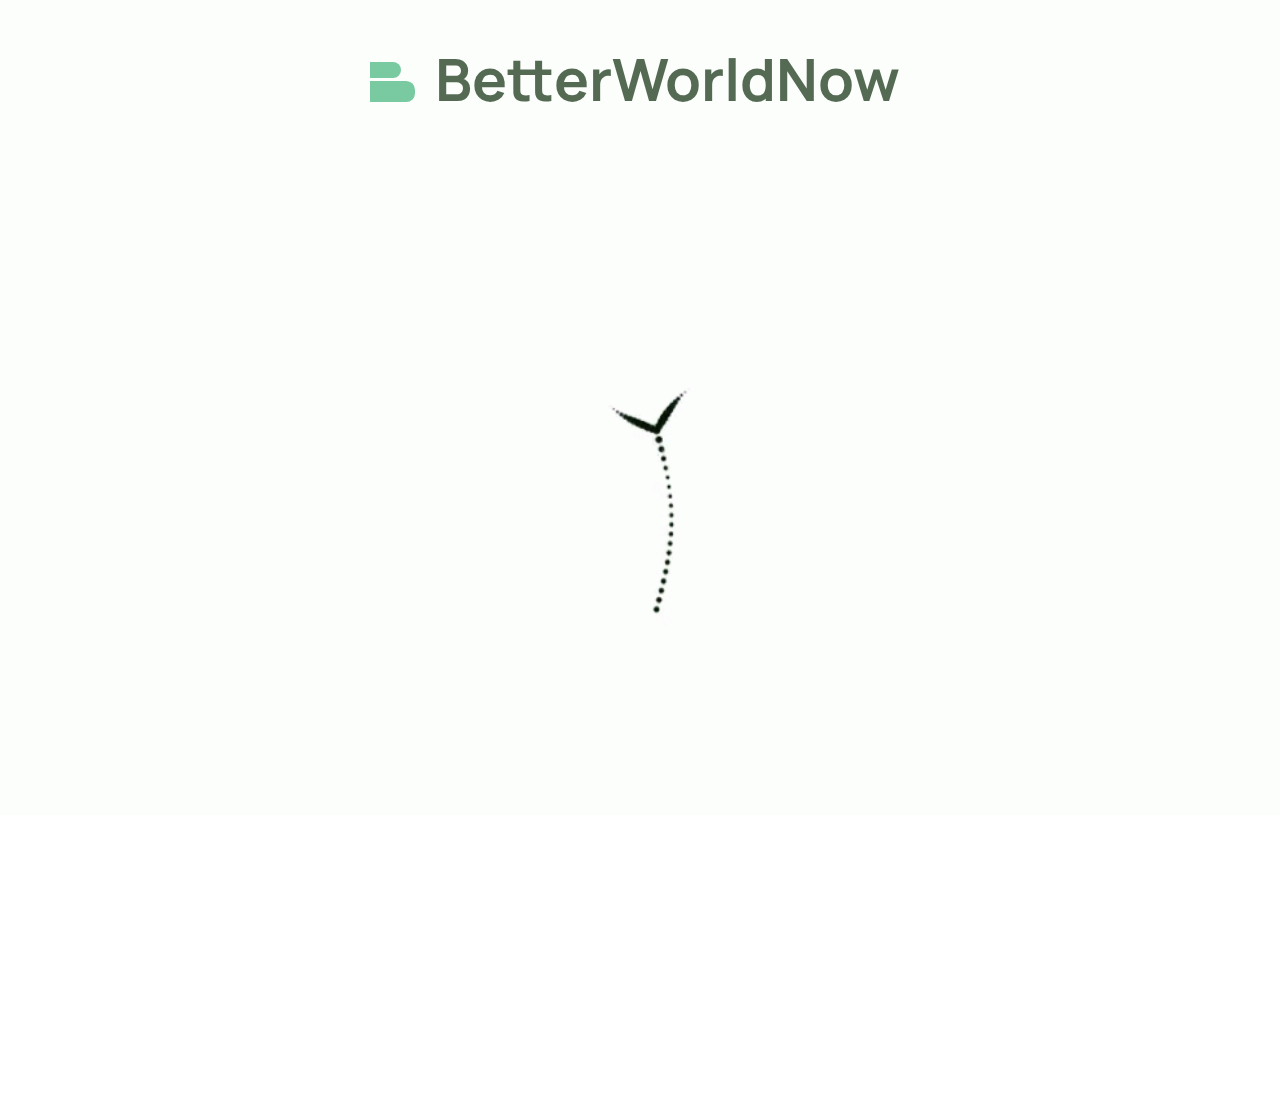
<file: index.html>
<!DOCTYPE html>
<html>
  <head>
    <meta charset="utf-8" />
    <meta name="viewport" content="initial-scale=1, width=device-width" />
    <link rel="stylesheet" href="./global.css" />
    <link rel="stylesheet" href="./index.css" />
    <link
      rel="stylesheet"
      href="https://fonts.googleapis.com/css2?family=Advent Pro:wght@700&display=swap"
    />
    <link
      rel="stylesheet"
      href="https://fonts.googleapis.com/css2?family=Manrope:wght@700&display=swap"
    />
  </head>
  <body>
    <div class="login">
      <img class="image-17-icon" alt="" src="./public/image-17@2x.png" /><img
        class="solid-white-1-icon"
        alt=""
        src="./public/solid-white-1@2x.png"
      /><b class="login1">LOGIN</b
      ><img
        class="solid-color-image-1-icon"
        alt=""
        src="./public/solidcolorimage-1@2x.png"
      /><img class="tree-1-icon" alt="" src="./public/tree.gif" /><b
        class="betterworldnow"
        >BetterWorldNow</b
      >
      <div class="logo-shape">
        <div class="logo-shape-child"></div>
        <div class="logo-shape-item"></div>
      </div>
    </div>

    <script>
      setTimeout(function() {
        window.location.href = "./MainSite/index1.html";
      }, 4600);
    </script>
  </body>
</html>
</file>
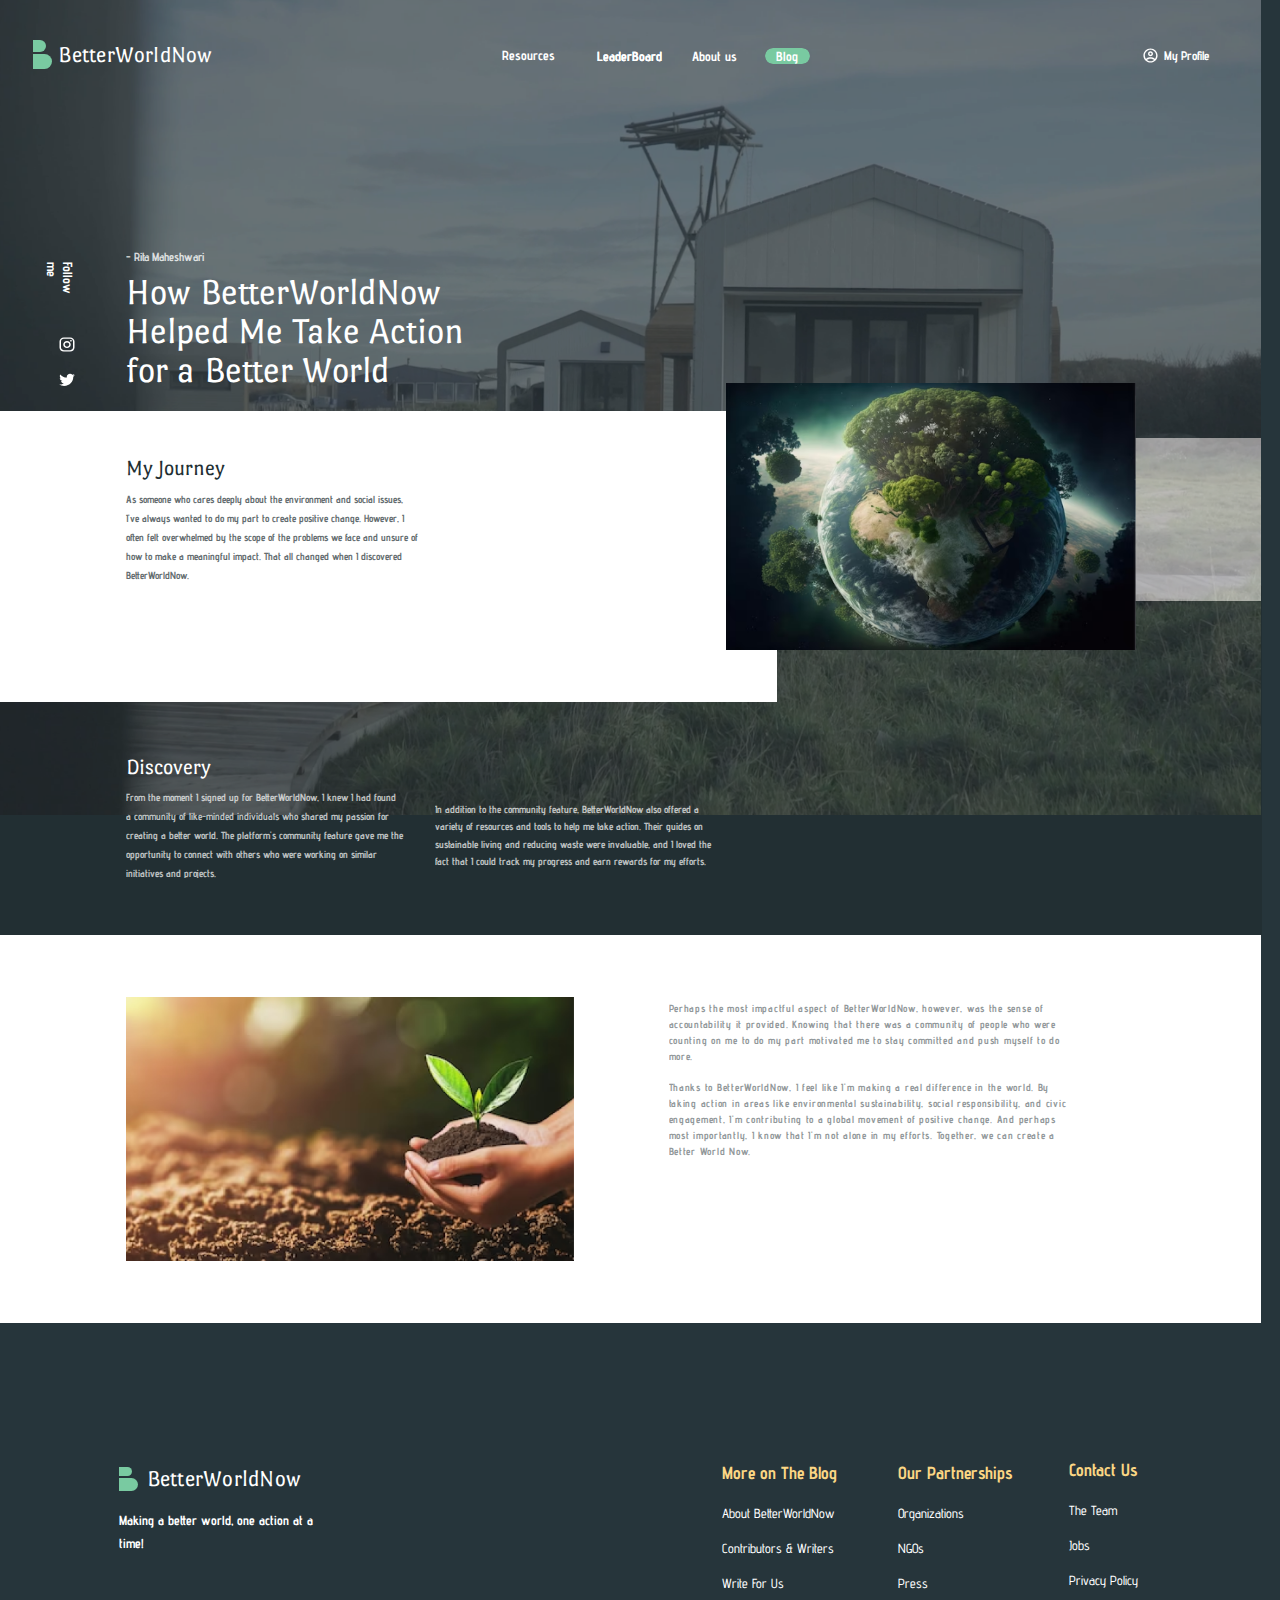
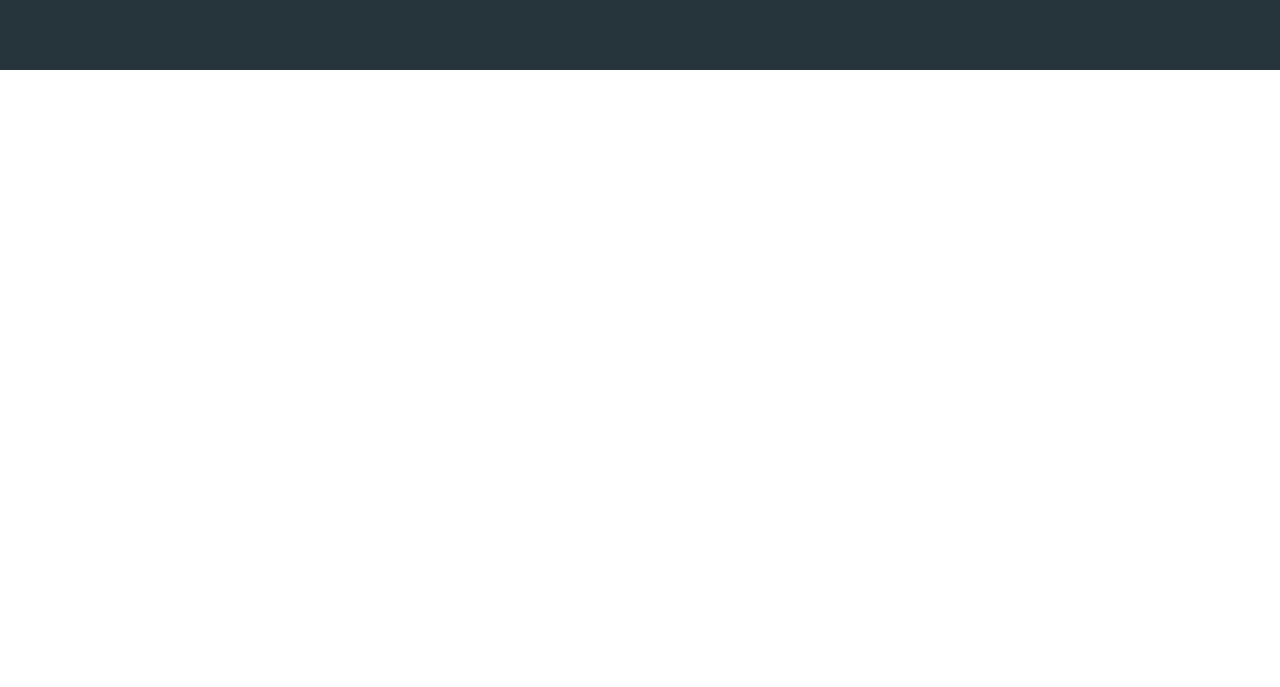
<file: MainSite/blog.html>
<!DOCTYPE html>
<html>
  <head>
    <meta charset="utf-8" />
    <meta name="viewport" content="initial-scale=1, width=device-width" />
    <link rel="stylesheet" href="./global.css" />
    <link rel="stylesheet" href="./blog.css" />
    <link
      rel="stylesheet"
      href="https://fonts.googleapis.com/css2?family=Port Lligat Sans:wght@400&display=swap"
    />
    <link
      rel="stylesheet"
      href="https://fonts.googleapis.com/css2?family=Advent Pro:wght@400;500;600;700&display=swap"
    />
    <link
      rel="stylesheet"
      href="https://fonts.googleapis.com/css2?family=Roboto:wght@500;700&display=swap"
    />
    <link
      rel="stylesheet"
      href="https://fonts.googleapis.com/css2?family=Manrope:wght@700;800&display=swap"
    />
  </head>
  <body>
    <div class="blog9">
      <div class="background">
        <div class="background1"></div>
        <div class="background2"></div>
      </div>
      <div class="header7">
        <img class="img-icon" alt="" src="./public/img@2x.png" />
        <div class="text">
          <b class="duurzame-tiny-huisje">- Rita Maheshwari</b>
          <div class="een-ecologisch-tiny">
            How BetterWorldNow Helped Me Take Action for a Better World
          </div>
        </div>
      </div>
      <div class="about-text">
        <div class="innovatie">Discovery</div>
        <div class="container">
          <b class="wij-hebben-als"
            >From the moment I signed up for BetterWorldNow, I knew I had found
            a community of like-minded individuals who shared my passion for
            creating a better world. The platform's community feature gave me
            the opportunity to connect with others who were working on similar
            initiatives and projects.</b
          ><b class="alle-ecocabins-hebbe"
            >In addition to the community feature, BetterWorldNow also offered a
            variety of resources and tools to help me take action. Their guides
            on sustainable living and reducing waste were invaluable, and I
            loved the fact that I could track my progress and earn rewards for
            my efforts.</b
          >
        </div>
      </div>
      <div class="usp">
        <div class="background3"></div>
        <div class="text-01">
          <b class="de-draagconstructies"
            ><p class="perhaps-the-most">
              Perhaps the most impactful aspect of BetterWorldNow, however, was
              the sense of accountability it provided. Knowing that there was a
              community of people who were counting on me to do my part
              motivated me to stay committed and push myself to do more.
            </p>
            <p class="thanks-to-betterworldnow">
              Thanks to BetterWorldNow, I feel like I'm making a real difference
              in the world. By taking action in areas like environmental
              sustainability, social responsibility, and civic engagement, I'm
              contributing to a global movement of positive change. And perhaps
              most importantly, I know that I'm not alone in my efforts.
              Together, we can create a Better World Now.
            </p></b
          >
        </div>
      </div>
      <div class="background4"></div>
      <div class="intro">
        <div class="container1">
          <div class="duurzame-materialen">My Journey</div>
          <b class="alle-ecocabins-hebbe1"
            >As someone who cares deeply about the environment and social
            issues, I've always wanted to do my part to create positive change.
            However, I often felt overwhelmed by the scope of the problems we
            face and unsure of how to make a meaningful impact. That all changed
            when I discovered BetterWorldNow.</b
          >
        </div>
      </div>
      <div class="logo-shape14">
        <div class="logo-shape-child25"></div>
        <div class="logo-shape-child26"></div>
      </div>
      <img class="blog-child" alt="" src="./public/rectangle-12943.svg" />
      <div class="footer" id="footerContainer">
        <div class="logo9">
          <div class="betterworldnow12">BetterWorldNow</div>
        </div>
        <b class="making-a-better"
          >Making a better world, one action at a time!</b
        >
        <div class="links">
          <b class="more-on-the">More on The Blog</b>
          <div class="about-betterworldnow">About BetterWorldNow</div>
          <div class="contributors-writers">Contributors & Writers</div>
          <div class="write-for-us">Write For Us</div>
        </div>
        <div class="links1">
          <b class="more-on-the">Contact Us</b>
          <div class="about-betterworldnow">The Team</div>
          <div class="contributors-writers">Jobs</div>
          <div class="write-for-us">Privacy Policy</div>
        </div>
        <div class="links2">
          <b class="more-on-the">Our Partnerships</b>
          <div class="about-betterworldnow">Organizations</div>
          <div class="contributors-writers">NGOs</div>
          <div class="write-for-us">Press</div>
        </div>
        <div class="logo-shape15">
          <div class="logo-shape-child25"></div>
          <div class="logo-shape-child26"></div>
        </div>
      </div>
      <div class="social">
        <b class="follow-me">Follow me</b
        ><img class="instagram-icon" alt="" src="./public/instagram.svg" /><img
          class="twitter-icon"
          alt=""
          src="./public/twitter.svg"
        />
      </div>
      <img class="image-13-icon" alt="" src="./public/image-13@2x.png" /><img
        class="image-14-icon"
        alt=""
        src="./public/image-14@2x.png"
      />
      <div class="header8">
        <b class="about-us9" id="aboutUsText">About us</b
        ><b class="equipment25">LeaderBoard</b
        ><b class="equipment26" id="equipmentText1">Resources</b
        ><b class="account9" id="accountText">My Profile</b
        ><img
          class="icons-general-cart9"
          alt=""
          src="./public/icons-general--cart.svg"
        />
        <div class="logo10" id="logoContainer1">
          <div class="betterworldnow13">BetterWorldNow</div>
        </div>
        <b class="blog10">Blog</b
        ><b class="equipment27" id="equipmentText2">LeaderBoard</b>
      </div>
    </div>

    <script>
      var footerContainer = document.getElementById("footerContainer");
      if (footerContainer) {
        footerContainer.addEventListener("click", function (e) {
          window.location.href = "/";
        });
      }
      
      var aboutUsText = document.getElementById("aboutUsText");
      if (aboutUsText) {
        aboutUsText.addEventListener("click", function (e) {
          window.location.href = "./home-after-login.html";
        });
      }
      
      var equipmentText1 = document.getElementById("equipmentText1");
      if (equipmentText1) {
        equipmentText1.addEventListener("click", function (e) {
          window.location.href = "./desktop-12.html";
        });
      }
      
      var accountText = document.getElementById("accountText");
      if (accountText) {
        accountText.addEventListener("click", function (e) {
          window.location.href = "./profile.html";
        });
      }
      
      var logoContainer1 = document.getElementById("logoContainer1");
      if (logoContainer1) {
        logoContainer1.addEventListener("click", function (e) {
          window.location.href = "./home-after-login.html";
        });
      }
      
      var equipmentText2 = document.getElementById("equipmentText2");
      if (equipmentText2) {
        equipmentText2.addEventListener("click", function (e) {
          window.location.href = "./leaderboard.html";
        });
      }
      </script>
  </body>
</html>
</file>
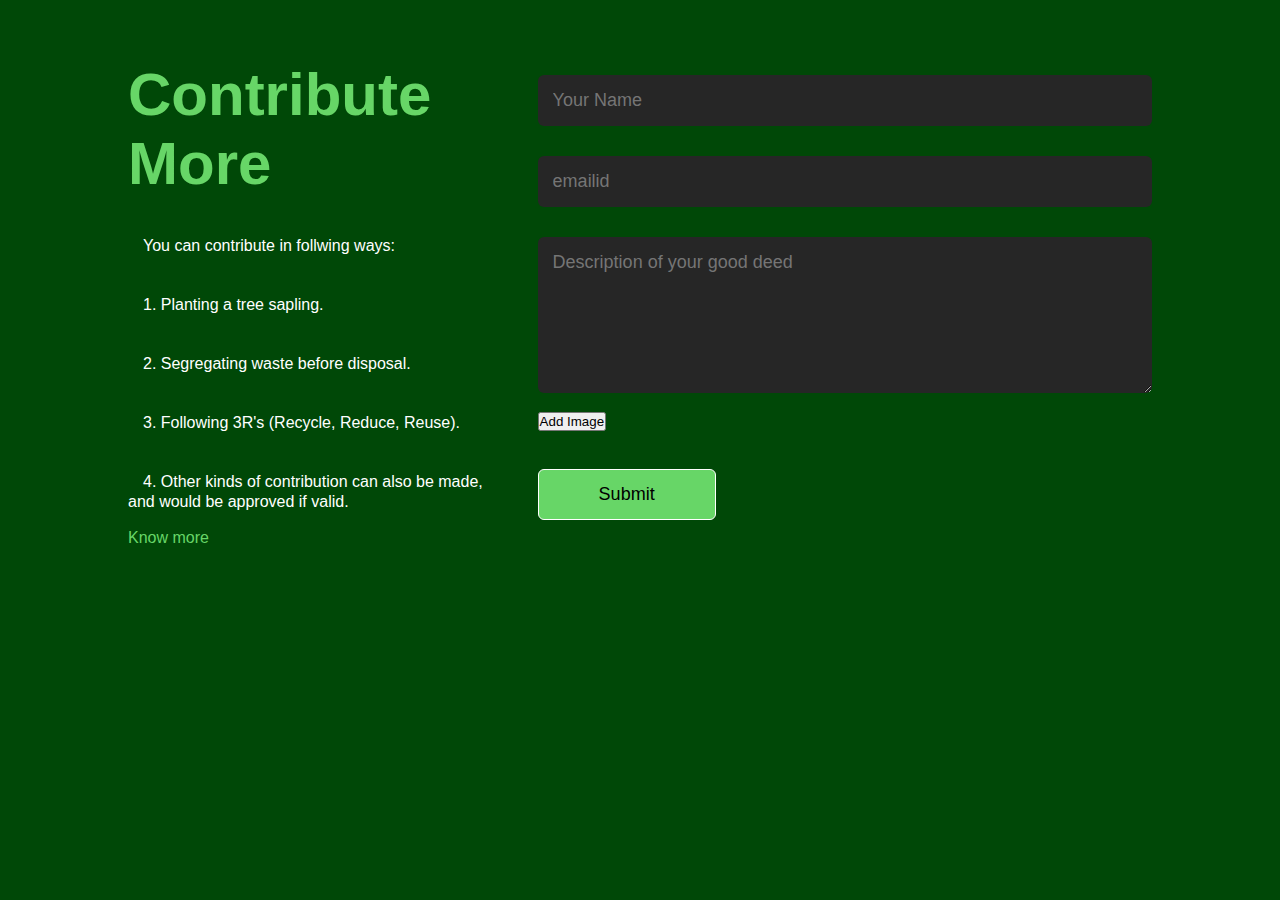
<file: MainSite/contribute_more.html>
<!DOCTYPE html>
<html lang="en">
<head>
    <meta charset="UTF-8">
    <meta http-equiv="X-UA-Compatible" content="IE=edge">
    <meta name="viewport" content="width=device-width, initial-scale=1.0">
    <title>Document</title>
    <!-- <link rel="stylesheet" href="./global.css" /> -->
    <link rel="stylesheet" href="./contri.css" />
    <link
      rel="stylesheet"
      href="https://fonts.googleapis.com/css2?family=Port Lligat Sans:wght@400&display=swap"
    />
    <link
      rel="stylesheet"
      href="https://fonts.googleapis.com/css2?family=Advent Pro:wght@400;500;600;700&display=swap"
    />
    <link
      rel="stylesheet"
      href="https://fonts.googleapis.com/css2?family=Roboto:wght@500;700&display=swap"
    />
    <link
      rel="stylesheet"
      href="https://fonts.googleapis.com/css2?family=Manrope:wght@700;800&display=swap"
    />

</head>
<body>

    <div id="contact">
        <div class="container">
            <div class="row">
                <div class="contact-left">
                    <h1 class="sub-title">Contribute More</h1>
                    <p><i class="fa-solid fa-paper-plane"></i>You can contribute in follwing ways:</p>
                    <p><i class="fa-solid fa-square-phone"></i>1. Planting a tree sapling.</p>
                    <p><i class="fa-solid fa-square-phone"></i>2. Segregating waste before disposal.</p>
                    <p><i class="fa-solid fa-square-phone"></i>3. Following 3R's (Recycle, Reduce, Reuse).</p>
                    <p><i class="fa-solid fa-square-phone"></i>4. Other kinds of contribution can also be made, and would be approved if valid.<br><br> <a href = "https://oceanservice.noaa.gov/ocean/earthday.html"> Know more</a></p>
                    <div class="social-icons">
                
                    </div>
                    
                </div>
                <div class="contact-right">
                    <form>
                        <input type="text" name="Name" placeholder="Your Name" requires>
                        <input type="email" name="Name" placeholder="emailid" requires>
                        <textarea name="Message" rows="6" placeholder="Description of your good deed"></textarea>
                        <button type="submit"> Add Image</button>
                        <br><br>
                        <button type="submit" class="btn btn2">Submit</button>

                    </form>
                </div>
            </div>
        </div>
    </div>
    
</body>
</html>
</file>
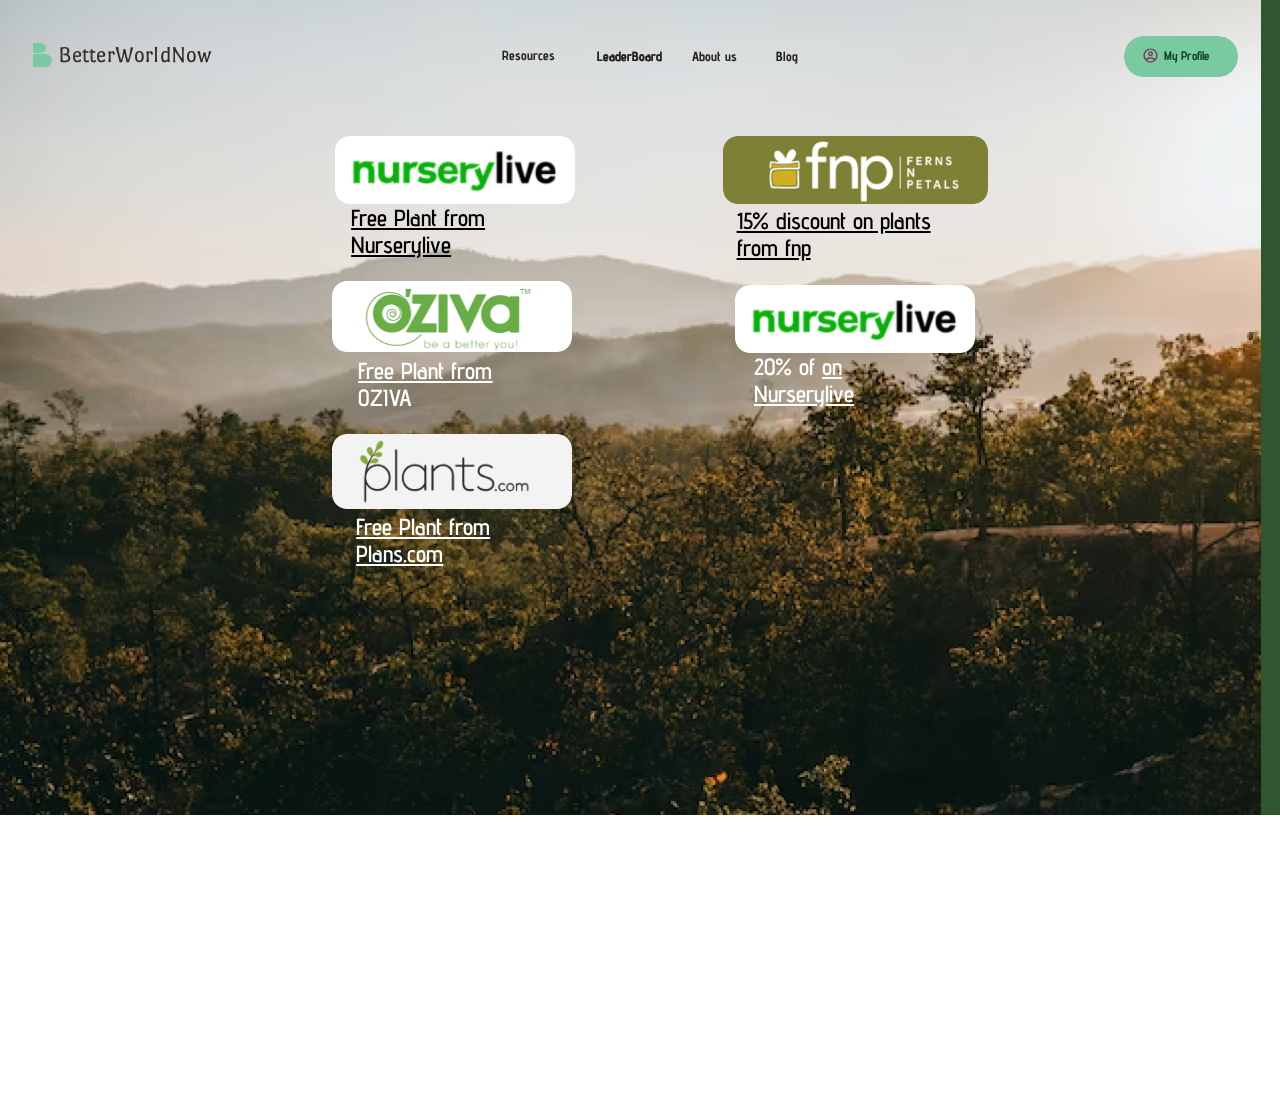
<file: MainSite/coupon.html>
<!DOCTYPE html>
<html>
  <head>
    <meta charset="utf-8" />
    <meta name="viewport" content="initial-scale=1, width=device-width" />
    <link rel="stylesheet" href="./global.css" />
    <link rel="stylesheet" href="./coupon.css" />
    <link
      rel="stylesheet"
      href="https://fonts.googleapis.com/css2?family=Port Lligat Sans:wght@400&display=swap"
    />
    <link
      rel="stylesheet"
      href="https://fonts.googleapis.com/css2?family=Advent Pro:wght@400;500;600;700&display=swap"
    />
    <link
      rel="stylesheet"
      href="https://fonts.googleapis.com/css2?family=Roboto:wght@500;700&display=swap"
    />
    <link
      rel="stylesheet"
      href="https://fonts.googleapis.com/css2?family=Manrope:wght@700;800&display=swap"
    />
  </head>
  <body>
    <div class="coupon">
      <img class="image-21-icon" alt="" src="./public/image-21@2x.png" />
      <div class="logo-shape11">
        <div class="logo-shape-child19"></div>
        <div class="logo-shape-child20"></div>
      </div>
      <img
        class="coupon-child"
        alt=""
        src="./public/rectangle-12942.svg"
        id="rectangle2"
      />
      <div class="header6">
        <b class="about-us8" id="aboutUsText">About us</b
        ><b class="equipment22">LeaderBoard</b
        ><b class="equipment23" id="equipmentText1">Resources</b
        ><b class="account8">My Profile</b
        ><img
          class="icons-general-cart8"
          alt=""
          src="./public/icons-general--cart.svg"
        />
        <div class="logo8" id="logoContainer">
          <div class="betterworldnow9">BetterWorldNow</div>
        </div>
        <b class="blog8" id="blogText">Blog</b
        ><b class="equipment24" id="equipmentText2">LeaderBoard</b>
      </div>
      <img class="image-29-icon" alt="" src="./public/image-29@2x.png" /><a
        class="free-plant-from"
        href="https://www.grabon.in/nurserylive-coupons/"
        target="_blank"
        >Free Plant from Nurserylive</a
      ><img class="image-32-icon" alt="" src="./public/image-29@2x.png" />
      <div class="of-on-nurserylive-container">
        20% of
        <a
          class="on-nurserylive"
          href="https://www.grabon.in/nurserylive-coupons/"
          target="_blank"
          ><span class="on-nurserylive1">on Nurserylive</span></a
        >
      </div>
      <div class="free-plant-from-container">
        <a
          class="on-nurserylive"
          href="https://www.grabon.in/nurserylive-coupons/"
          target="_blank"
          ><span class="on-nurserylive1">Free Plant from </span></a
        >OZIVA
      </div>
      <a
        class="free-plant-from3"
        href="https://www.plants.com/c/flowering-plants"
        target="_blank"
        >Free Plant from Plans.com</a
      ><img class="image-30-icon" alt="" src="./public/image-30@2x.png" /><a
        class="discount-on-plants"
        href="https://www.fnp.com/offers/coupons-and-deals"
        target="_blank"
        >15% discount on plants from fnp</a
      ><img class="image-31-icon" alt="" src="./public/image-31@2x.png" /><img
        class="image-33-icon"
        alt=""
        src="./public/image-33@2x.png"
      />
    </div>

    <script>
      var rectangle2 = document.getElementById("rectangle2");
      if (rectangle2) {
        rectangle2.addEventListener("click", function (e) {
          window.location.href = "./profile.html";
        });
      }
      
      var aboutUsText = document.getElementById("aboutUsText");
      if (aboutUsText) {
        aboutUsText.addEventListener("click", function (e) {
          window.location.href = "./home-after-login.html";
        });
      }
      
      var equipmentText1 = document.getElementById("equipmentText1");
      if (equipmentText1) {
        equipmentText1.addEventListener("click", function (e) {
          window.location.href = "./desktop-12.html";
        });
      }
      
      var logoContainer = document.getElementById("logoContainer");
      if (logoContainer) {
        logoContainer.addEventListener("click", function (e) {
          window.location.href = "./home-after-login.html";
        });
      }
      
      var blogText = document.getElementById("blogText");
      if (blogText) {
        blogText.addEventListener("click", function (e) {
          window.location.href = "./blog.html";
        });
      }
      
      var equipmentText2 = document.getElementById("equipmentText2");
      if (equipmentText2) {
        equipmentText2.addEventListener("click", function (e) {
          window.location.href = "./leaderboard.html";
        });
      }
      </script>
  </body>
</html>
</file>
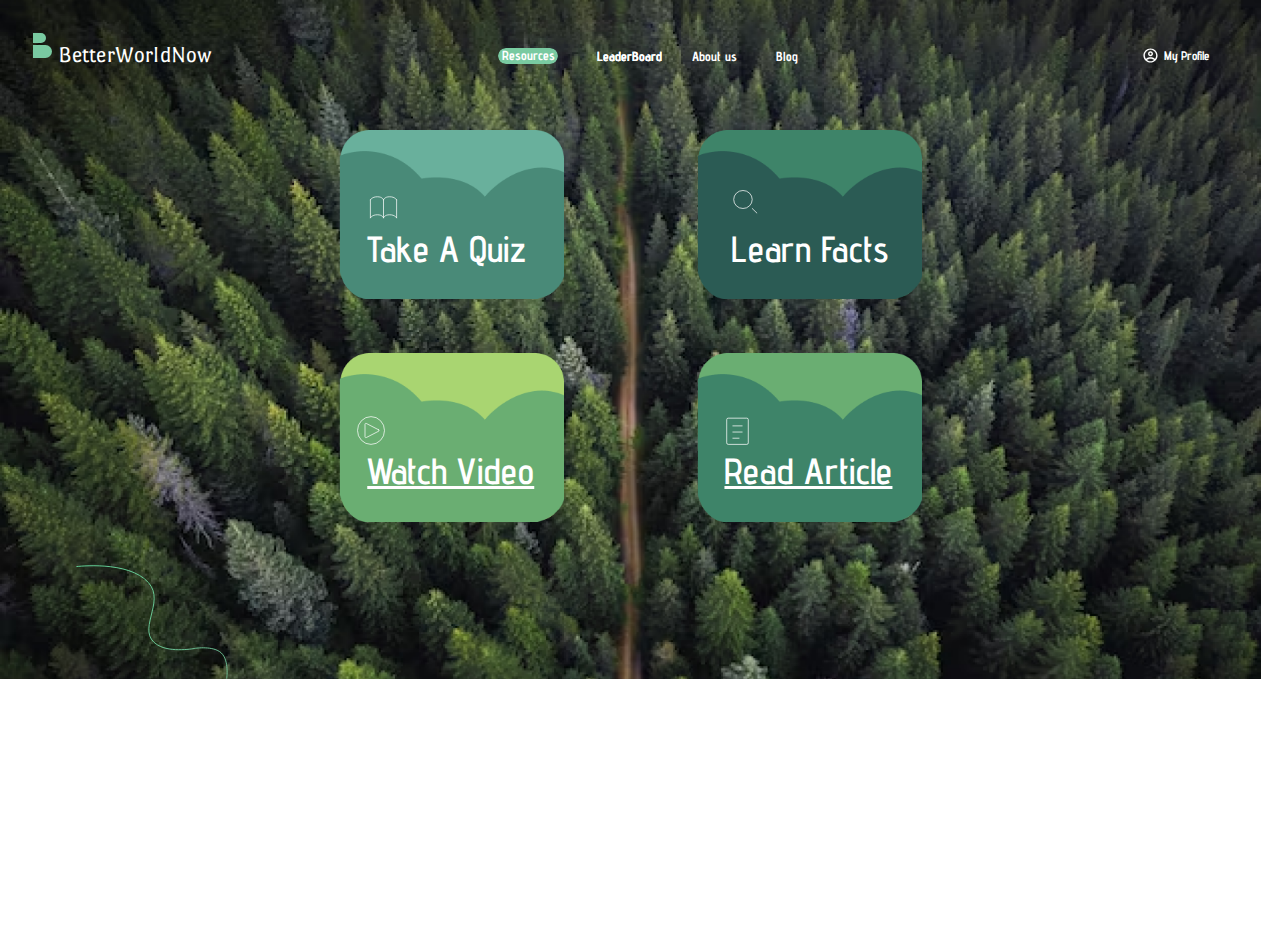
<file: MainSite/desktop-12.html>
<!DOCTYPE html>
<html>
  <head>
    <meta charset="utf-8" />
    <meta name="viewport" content="initial-scale=1, width=device-width" />
    <link rel="stylesheet" href="./global.css" />
    <link rel="stylesheet" href="./desktop-12.css" />
    <link
      rel="stylesheet"
      href="https://fonts.googleapis.com/css2?family=Port Lligat Sans:wght@400&display=swap"
    />
    <link
      rel="stylesheet"
      href="https://fonts.googleapis.com/css2?family=Advent Pro:wght@400;500;600;700&display=swap"
    />
    <link
      rel="stylesheet"
      href="https://fonts.googleapis.com/css2?family=Roboto:wght@500;700&display=swap"
    />
    <link
      rel="stylesheet"
      href="https://fonts.googleapis.com/css2?family=Manrope:wght@700;800&display=swap"
    />
  </head>
  <body>
    <div class="desktop-12">
      <img class="image-23-icon8" alt="" src="./public/image-23@2x.png" /><img
        class="desktop-12-child"
        alt=""
        src="./public/vector-4.svg"
      />
      <div class="logo-shape6">
        <div class="logo-shape-child9"></div>
        <div class="logo-shape-child10"></div>
      </div>
      <img class="desktop-12-item" alt="" src="./public/rectangle-1294.svg" />
      <div class="header3">
        <b class="about-us3" id="aboutUsText">About us</b
        ><b class="equipment9">LeaderBoard</b
        ><b class="equipment10">Resources</b
        ><b class="account3" id="accountText">My Profile</b
        ><img
          class="icons-general-cart3"
          alt=""
          src="./public/icons-general--cart.svg"
        />
        <div class="logo3" id="logoContainer">
          <div class="betterworldnow4">BetterWorldNow</div>
        </div>
        <b class="blog3" id="blogText">Blog</b
        ><b class="equipment11" id="equipmentText2">LeaderBoard</b>
      </div>
      <img
        class="image-25-icon2"
        alt=""
        src="./public/image-251@2x.png"
        id="image25"
      /><img
        class="image-26-icon"
        alt=""
        src="./public/image-26@2x.png"
        id="image26"
      /><img
        class="book-open-alt-light-icon"
        alt=""
        src="./public/book-open-alt-light.svg"
      />
      <div class="take-a-quiz">Take A Quiz</div>
      <div class="learn-facts">Learn Facts</div>
      <img
        class="image-27-icon"
        alt=""
        src="./public/image-27@2x.png"
        id="image27"
      /><img class="order-light-icon" alt="" src="./public/order-light.svg" /><a
        class="read-article"
        href="https://unfccc.int/news?gclid=CjwKCAjwue6hBhBVEiwA9YTx8M4s60gg8W5C_npZim2AOj59JZPD2Tjh0Bs1aLWuFibkaQn5FeSCuBoCvUQQAvD_BwE"
        target="_blank"
        >Read Article</a
      ><img class="image-28-icon" alt="" src="./public/image-28@2x.png" /><a
        class="watch-video"
        href="https://www.youtube.com/watch?v=W5bh1JFo43U"
        target="_blank"
        >Watch Video</a
      ><img
        class="search-light-icon"
        alt=""
        src="./public/search-light.svg"
      /><img class="video-light-icon" alt="" src="./public/video-light.svg" />
    </div>

    <script>
      var aboutUsText = document.getElementById("aboutUsText");
      if (aboutUsText) {
        aboutUsText.addEventListener("click", function (e) {
          window.location.href = "./home-after-login.html";
        });
      }
      
      var accountText = document.getElementById("accountText");
      if (accountText) {
        accountText.addEventListener("click", function (e) {
          window.location.href = "./profile.html";
        });
      }
      
      var logoContainer = document.getElementById("logoContainer");
      if (logoContainer) {
        logoContainer.addEventListener("click", function (e) {
          window.location.href = "./home-after-login.html";
        });
      }
      
      var blogText = document.getElementById("blogText");
      if (blogText) {
        blogText.addEventListener("click", function (e) {
          window.location.href = "./blog.html";
        });
      }
      
      var equipmentText2 = document.getElementById("equipmentText2");
      if (equipmentText2) {
        equipmentText2.addEventListener("click", function (e) {
          window.location.href = "./leaderboard.html";
        });
      }
      
      var image25 = document.getElementById("image25");
      if (image25) {
        image25.addEventListener("click", function (e) {
          window.location.href = "./fact1.html";
        });
      }
      
      var image26 = document.getElementById("image26");
      if (image26) {
        image26.addEventListener("click", function (e) {
          window.location.href = "./quiz1.html";
        });
      }
      
      var image27 = document.getElementById("image27");
      if (image27) {
        image27.addEventListener("click", function (e) {
          window.location.href = "./blog.html";
        });
      }
      </script>
  </body>
</html>
</file>
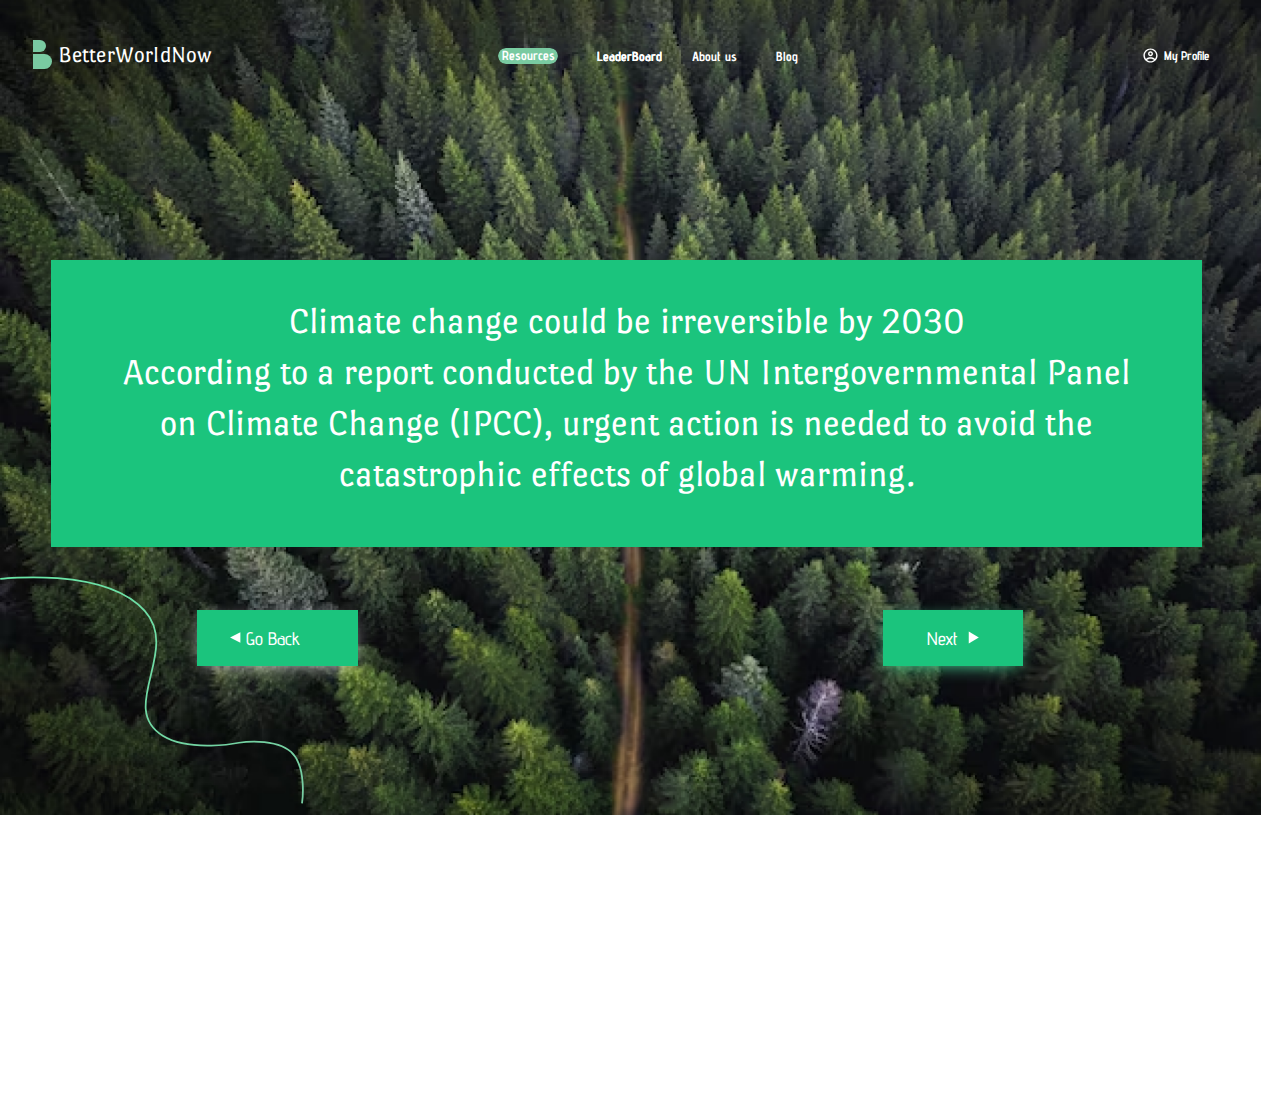
<file: MainSite/fact1.html>
<!DOCTYPE html>
<html>
  <head>
    <meta charset="utf-8" />
    <meta name="viewport" content="initial-scale=1, width=device-width" />
    <link rel="stylesheet" href="./global.css" />
    <link rel="stylesheet" href="./fact1.css" />
    <link
      rel="stylesheet"
      href="https://fonts.googleapis.com/css2?family=Port Lligat Sans:wght@400&display=swap"
    />
    <link
      rel="stylesheet"
      href="https://fonts.googleapis.com/css2?family=Advent Pro:wght@400;500;600;700&display=swap"
    />
    <link
      rel="stylesheet"
      href="https://fonts.googleapis.com/css2?family=Roboto:wght@500;700&display=swap"
    />
    <link
      rel="stylesheet"
      href="https://fonts.googleapis.com/css2?family=Manrope:wght@700;800&display=swap"
    />
  </head>
  <body>
    <div class="fact1">
      <img class="image-23-icon1" alt="" src="./public/image-23@2x.png" /><img
        class="fact1-child"
        alt=""
        src="./public/vector-4.svg"
      />
      <div class="fact1-item"></div>
      <!-- <div class="stepper1">
        <div class="step4">
          <div class="state2">
            <div class="line1"></div>
            <img class="state-inner" alt="" src="./public/ellipse-12.svg" />
            <div class="div2">1</div>
          </div>
        </div>
        <div class="state3">
          <img class="line-icon1" alt="" src="./public/line1.svg" /><img
            class="state-inner"
            alt=""
            src="./public/ellipse-13.svg"
          />
          <div class="div3">2</div>
        </div>
        <div class="step5"></div>
        <div class="step5"></div>
        <div class="step5"></div>
      </div> -->
      <div class="climate-change-could-container">
        <p class="climate-change-could">
          Climate change could be irreversible by 2030
        </p>
        <p class="climate-change-could">
          According to a report conducted by the UN Intergovernmental Panel on
          Climate Change (IPCC), urgent action is needed to avoid the
          catastrophic effects of global warming.
        </p>
      </div>
      <div class="logo-shape3">
        <div class="logo-shape-child3"></div>
        <div class="logo-shape-child4"></div>
      </div>
      <img class="fact1-inner" alt="" src="./public/rectangle-1294.svg" />
      <div class="header2">
        <b class="about-us2" id="aboutUsText">About us</b
        ><b class="equipment6">LeaderBoard</b><b class="equipment7">Resources</b
        ><b class="account2" id="accountText">My Profile</b
        ><img
          class="icons-general-cart2"
          alt=""
          src="./public/icons-general--cart.svg"
        />
        <div class="logo2" id="logoContainer">
          <div class="betterworldnow3">BetterWorldNow</div>
        </div>
        <b class="blog2" id="blogText">Blog</b
        ><b class="equipment8" id="equipmentText2">LeaderBoard</b>
      </div>
      <div class="button-start-solving2" id="buttonStartSolving">
        <div class="next1">Next</div>
        <img
          class="button-start-solving-inner"
          alt=""
          src="./public/polygon-2.svg"
        />
      </div>
      <div class="button-start-solving3" id="buttonStartSolving1">
        <img class="polygon-icon" alt="" src="./public/polygon-21.svg" />
        <div class="go-back">Go Back</div>
      </div>
    </div>

    <script>
      var aboutUsText = document.getElementById("aboutUsText");
      if (aboutUsText) {
        aboutUsText.addEventListener("click", function (e) {
          window.location.href = "./home-after-login.html";
        });
      }
      
      var accountText = document.getElementById("accountText");
      if (accountText) {
        accountText.addEventListener("click", function (e) {
          window.location.href = "./profile.html";
        });
      }
      
      var logoContainer = document.getElementById("logoContainer");
      if (logoContainer) {
        logoContainer.addEventListener("click", function (e) {
          window.location.href = "./home-after-login.html";
        });
      }
      
      var blogText = document.getElementById("blogText");
      if (blogText) {
        blogText.addEventListener("click", function (e) {
          window.location.href = "./blog.html";
        });
      }
      
      var equipmentText2 = document.getElementById("equipmentText2");
      if (equipmentText2) {
        equipmentText2.addEventListener("click", function (e) {
          window.location.href = "./leaderboard.html";
        });
      }
      
      var buttonStartSolving = document.getElementById("buttonStartSolving");
      if (buttonStartSolving) {
        buttonStartSolving.addEventListener("click", function (e) {
          window.location.href = "./fact2.html";
        });
      }
      
      var buttonStartSolving1 = document.getElementById("buttonStartSolving1");
      if (buttonStartSolving1) {
        buttonStartSolving1.addEventListener("click", function (e) {
          window.location.href = "./desktop-12.html";
        });
      }
      </script>
  </body>
</html>
</file>
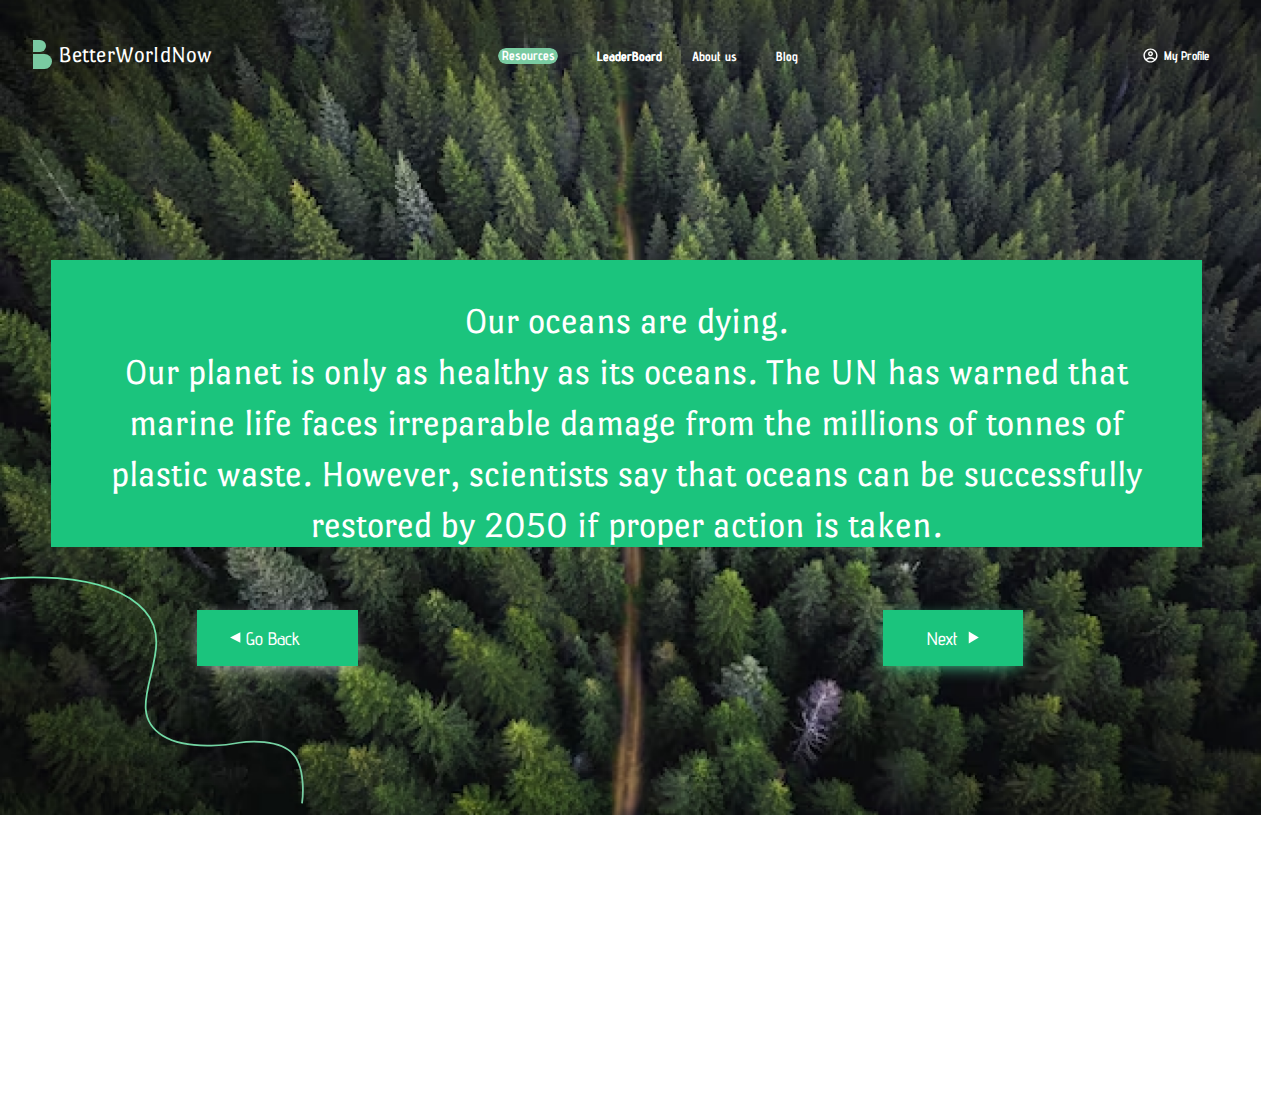
<file: MainSite/fact2.html>
<!DOCTYPE html>
<html>
  <head>
    <meta charset="utf-8" />
    <meta name="viewport" content="initial-scale=1, width=device-width" />
    <link rel="stylesheet" href="./global.css" />
    <link rel="stylesheet" href="./fact1.css" />
    <link
      rel="stylesheet"
      href="https://fonts.googleapis.com/css2?family=Port Lligat Sans:wght@400&display=swap"
    />
    <link
      rel="stylesheet"
      href="https://fonts.googleapis.com/css2?family=Advent Pro:wght@400;500;600;700&display=swap"
    />
    <link
      rel="stylesheet"
      href="https://fonts.googleapis.com/css2?family=Roboto:wght@500;700&display=swap"
    />
    <link
      rel="stylesheet"
      href="https://fonts.googleapis.com/css2?family=Manrope:wght@700;800&display=swap"
    />
  </head>
  <body>
    <div class="fact1">
      <img class="image-23-icon1" alt="" src="./public/image-23@2x.png" /><img
        class="fact1-child"
        alt=""
        src="./public/vector-4.svg"
      />
      <div class="fact1-item"></div>
      <!-- <div class="stepper1">
        <div class="step4">
          <div class="state2">
            <div class="line1"></div>
            <img class="state-inner" alt="" src="./public/ellipse-12.svg" />
            <div class="div2">1</div>
          </div>
        </div>
        <div class="state3">
          <img class="line-icon1" alt="" src="./public/line1.svg" /><img
            class="state-inner"
            alt=""
            src="./public/ellipse-13.svg"
          />
          <div class="div3">2</div>
        </div>
        <div class="step5"></div>
        <div class="step5"></div>
        <div class="step5"></div>
      </div> -->
      <div class="climate-change-could-container">
        <p class="climate-change-could">
          Our oceans are dying.
<!-- Our planet is only as healthy as its oceans. The UN has warned that marine life faces irreparable damage from the millions of tonnes of plastic waste. However, scientists say that oceans can be successfully restored by 2050 if proper action is taken. -->
        </p>
        <p class="climate-change-could">
          <!-- Our oceans are dying. -->
Our planet is only as healthy as its oceans. The UN has warned that marine life faces irreparable damage from the millions of tonnes of plastic waste. However, scientists say that oceans can be successfully restored by 2050 if proper action is taken.
        </p>
      </div>
      <div class="logo-shape3">
        <div class="logo-shape-child3"></div>
        <div class="logo-shape-child4"></div>
      </div>
      <img class="fact1-inner" alt="" src="./public/rectangle-1294.svg" />
      <div class="header2">
        <b class="about-us2" id="aboutUsText">About us</b
        ><b class="equipment6">LeaderBoard</b><b class="equipment7">Resources</b
        ><b class="account2" id="accountText">My Profile</b
        ><img
          class="icons-general-cart2"
          alt=""
          src="./public/icons-general--cart.svg"
        />
        <div class="logo2" id="logoContainer">
          <div class="betterworldnow3">BetterWorldNow</div>
        </div>
        <b class="blog2" id="blogText">Blog</b
        ><b class="equipment8" id="equipmentText2">LeaderBoard</b>
      </div>
      <div class="button-start-solving2" id="buttonStartSolving">
        <div class="next1">Next</div>
        <img
          class="button-start-solving-inner"
          alt=""
          src="./public/polygon-2.svg"
        />
      </div>
      <div class="button-start-solving3" id="buttonStartSolving1">
        <img class="polygon-icon" alt="" src="./public/polygon-21.svg" />
        <div class="go-back">Go Back</div>
      </div>
    </div>

    <script>
      var aboutUsText = document.getElementById("aboutUsText");
      if (aboutUsText) {
        aboutUsText.addEventListener("click", function (e) {
          window.location.href = "./home-after-login.html";
        });
      }
      
      var accountText = document.getElementById("accountText");
      if (accountText) {
        accountText.addEventListener("click", function (e) {
          window.location.href = "./profile.html";
        });
      }
      
      var logoContainer = document.getElementById("logoContainer");
      if (logoContainer) {
        logoContainer.addEventListener("click", function (e) {
          window.location.href = "./home-after-login.html";
        });
      }
      
      var blogText = document.getElementById("blogText");
      if (blogText) {
        blogText.addEventListener("click", function (e) {
          window.location.href = "./blog.html";
        });
      }
      
      var equipmentText2 = document.getElementById("equipmentText2");
      if (equipmentText2) {
        equipmentText2.addEventListener("click", function (e) {
          window.location.href = "./leaderboard.html";
        });
      }
      
      var buttonStartSolving = document.getElementById("buttonStartSolving");
      if (buttonStartSolving) {
        buttonStartSolving.addEventListener("click", function (e) {
          window.location.href = "./fact3.html";
        });
      }
      
      var buttonStartSolving1 = document.getElementById("buttonStartSolving1");
      if (buttonStartSolving1) {
        buttonStartSolving1.addEventListener("click", function (e) {
          window.location.href = "./fact1.html";
        });
      }
      </script>
  </body>
</html>
</file>
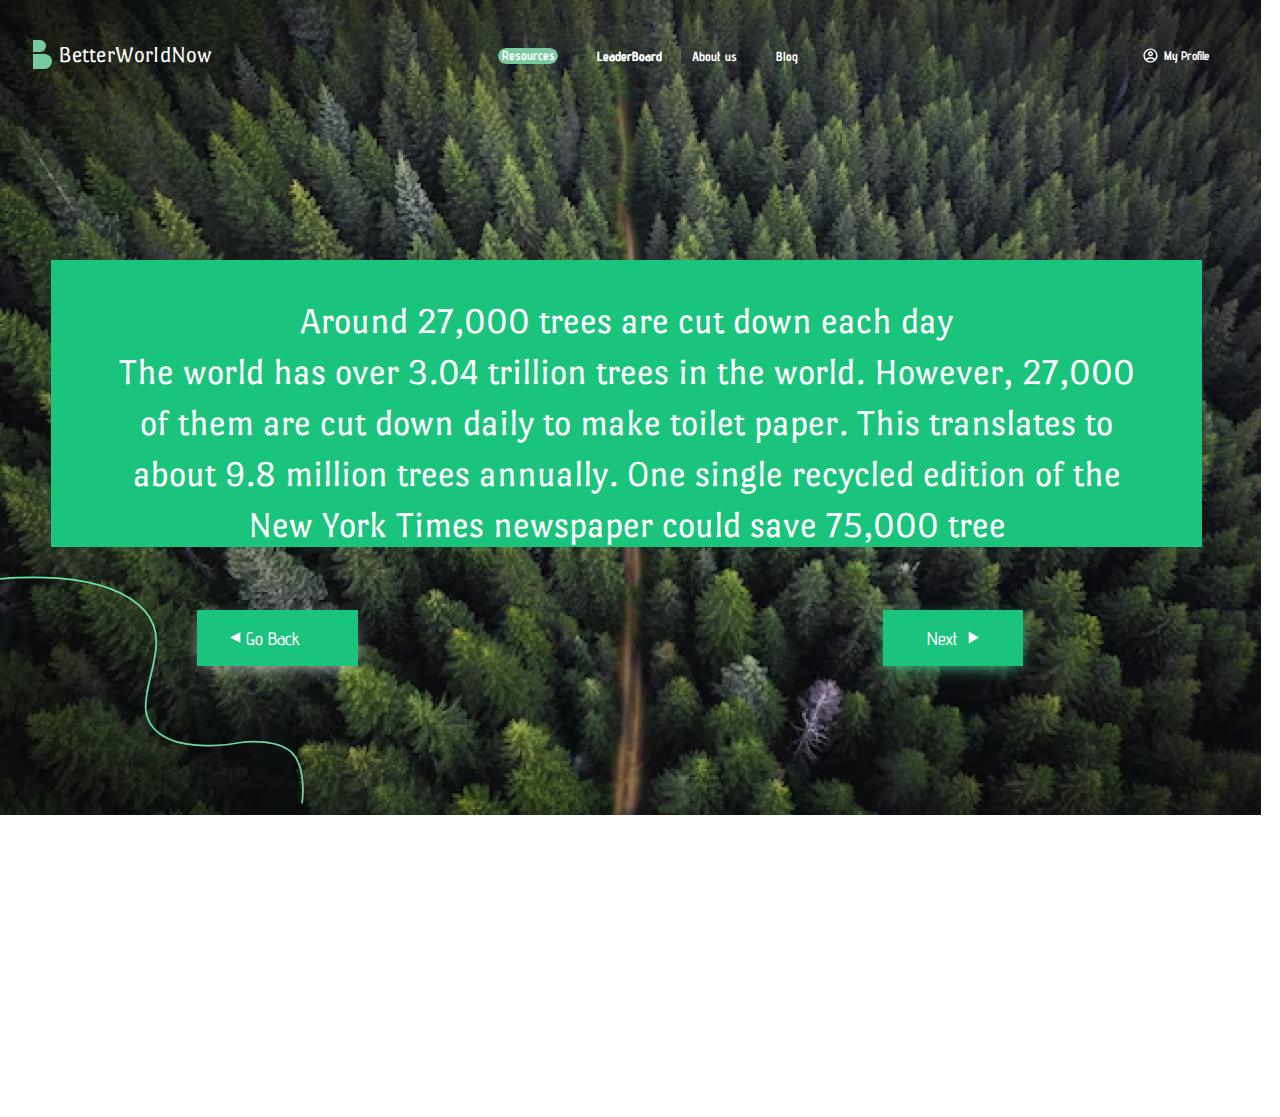
<file: MainSite/fact3.html>
<!DOCTYPE html>
<html>
  <head>
    <meta charset="utf-8" />
    <meta name="viewport" content="initial-scale=1, width=device-width" />
    <link rel="stylesheet" href="./global.css" />
    <link rel="stylesheet" href="./fact1.css" />
    <link
      rel="stylesheet"
      href="https://fonts.googleapis.com/css2?family=Port Lligat Sans:wght@400&display=swap"
    />
    <link
      rel="stylesheet"
      href="https://fonts.googleapis.com/css2?family=Advent Pro:wght@400;500;600;700&display=swap"
    />
    <link
      rel="stylesheet"
      href="https://fonts.googleapis.com/css2?family=Roboto:wght@500;700&display=swap"
    />
    <link
      rel="stylesheet"
      href="https://fonts.googleapis.com/css2?family=Manrope:wght@700;800&display=swap"
    />
  </head>
  <body>
    <div class="fact1">
      <img class="image-23-icon1" alt="" src="./public/image-23@2x.png" /><img
        class="fact1-child"
        alt=""
        src="./public/vector-4.svg"
      />
      <div class="fact1-item"></div>
      <!-- <div class="stepper1">
        <div class="step4">
          <div class="state2">
            <div class="line1"></div>
            <img class="state-inner" alt="" src="./public/ellipse-12.svg" />
            <div class="div2">1</div>
          </div>
        </div>
        <div class="state3">
          <img class="line-icon1" alt="" src="./public/line1.svg" /><img
            class="state-inner"
            alt=""
            src="./public/ellipse-13.svg"
          />
          <div class="div3">2</div>
        </div>
        <div class="step5"></div>
        <div class="step5"></div>
        <div class="step5"></div>
      </div> -->
      <div class="climate-change-could-container">
        <p class="climate-change-could">
          Around 27,000 trees are cut down each day</p>
        <p class="climate-change-could">
          
The world has over 3.04 trillion trees in the world. However, 27,000 of them are cut down daily to make toilet paper. This translates to about 9.8 million trees annually. One single recycled edition of the New York Times newspaper could save 75,000 tree
        </p>
      </div>
      <div class="logo-shape3">
        <div class="logo-shape-child3"></div>
        <div class="logo-shape-child4"></div>
      </div>
      <img class="fact1-inner" alt="" src="./public/rectangle-1294.svg" />
      <div class="header2">
        <b class="about-us2" id="aboutUsText">About us</b
        ><b class="equipment6">LeaderBoard</b><b class="equipment7">Resources</b
        ><b class="account2" id="accountText">My Profile</b
        ><img
          class="icons-general-cart2"
          alt=""
          src="./public/icons-general--cart.svg"
        />
        <div class="logo2" id="logoContainer">
          <div class="betterworldnow3">BetterWorldNow</div>
        </div>
        <b class="blog2" id="blogText">Blog</b
        ><b class="equipment8" id="equipmentText2">LeaderBoard</b>
      </div>
      <div class="button-start-solving2" id="buttonStartSolving">
        <div class="next1">Next</div>
        <img
          class="button-start-solving-inner"
          alt=""
          src="./public/polygon-2.svg"
        />
      </div>
      <div class="button-start-solving3" id="buttonStartSolving1">
        <img class="polygon-icon" alt="" src="./public/polygon-21.svg" />
        <div class="go-back">Go Back</div>
      </div>
    </div>

    <script>
      var aboutUsText = document.getElementById("aboutUsText");
      if (aboutUsText) {
        aboutUsText.addEventListener("click", function (e) {
          window.location.href = "./home-after-login.html";
        });
      }
      
      var accountText = document.getElementById("accountText");
      if (accountText) {
        accountText.addEventListener("click", function (e) {
          window.location.href = "./profile.html";
        });
      }
      
      var logoContainer = document.getElementById("logoContainer");
      if (logoContainer) {
        logoContainer.addEventListener("click", function (e) {
          window.location.href = "./home-after-login.html";
        });
      }
      
      var blogText = document.getElementById("blogText");
      if (blogText) {
        blogText.addEventListener("click", function (e) {
          window.location.href = "./blog.html";
        });
      }
      
      var equipmentText2 = document.getElementById("equipmentText2");
      if (equipmentText2) {
        equipmentText2.addEventListener("click", function (e) {
          window.location.href = "./leaderboard.html";
        });
      }
      
      var buttonStartSolving = document.getElementById("buttonStartSolving");
      if (buttonStartSolving) {
        buttonStartSolving.addEventListener("click", function (e) {
          window.location.href = "./fact4.html";
        });
      }
      
      var buttonStartSolving1 = document.getElementById("buttonStartSolving1");
      if (buttonStartSolving1) {
        buttonStartSolving1.addEventListener("click", function (e) {
          window.location.href = "./fact2.html";
        });
      }
      </script>
  </body>
</html>
</file>
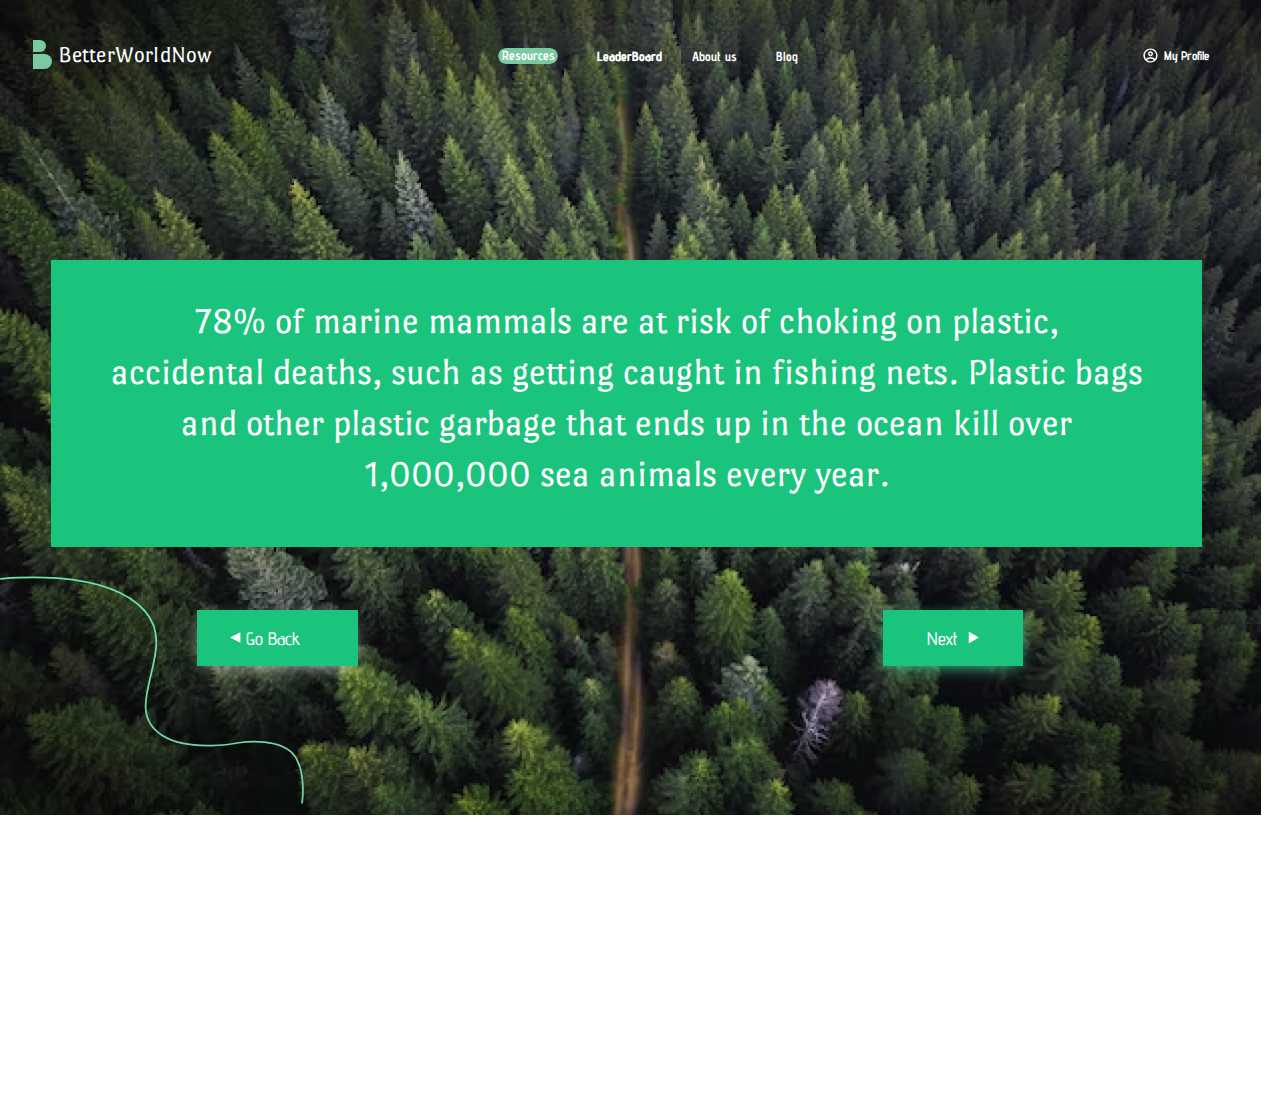
<file: MainSite/fact4.html>
<!DOCTYPE html>
<html>
  <head>
    <meta charset="utf-8" />
    <meta name="viewport" content="initial-scale=1, width=device-width" />
    <link rel="stylesheet" href="./global.css" />
    <link rel="stylesheet" href="./fact1.css" />
    <link
      rel="stylesheet"
      href="https://fonts.googleapis.com/css2?family=Port Lligat Sans:wght@400&display=swap"
    />
    <link
      rel="stylesheet"
      href="https://fonts.googleapis.com/css2?family=Advent Pro:wght@400;500;600;700&display=swap"
    />
    <link
      rel="stylesheet"
      href="https://fonts.googleapis.com/css2?family=Roboto:wght@500;700&display=swap"
    />
    <link
      rel="stylesheet"
      href="https://fonts.googleapis.com/css2?family=Manrope:wght@700;800&display=swap"
    />
  </head>
  <body>
    <div class="fact1">
      <img class="image-23-icon1" alt="" src="./public/image-23@2x.png" /><img
        class="fact1-child"
        alt=""
        src="./public/vector-4.svg"
      />
      <div class="fact1-item"></div>
      <!-- <div class="stepper1">
        <div class="step4">
          <div class="state2">
            <div class="line1"></div>
            <img class="state-inner" alt="" src="./public/ellipse-12.svg" />
            <div class="div2">1</div>
          </div>
        </div>
        <div class="state3">
          <img class="line-icon1" alt="" src="./public/line1.svg" /><img
            class="state-inner"
            alt=""
            src="./public/ellipse-13.svg"
          />
          <div class="div3">2</div>
        </div>
        <div class="step5"></div>
        <div class="step5"></div>
        <div class="step5"></div>
      </div> -->
      <div class="climate-change-could-container">
        <p class="climate-change-could">
          78% of marine mammals are at risk of choking on plastic,
        </p>
        <p class="climate-change-could">
          accidental deaths, such as getting caught in fishing nets. Plastic bags and other plastic garbage that ends up in the ocean kill over 1,000,000 sea animals every year.<br>
        </p>
      </div>
      <div class="logo-shape3">
        <div class="logo-shape-child3"></div>
        <div class="logo-shape-child4"></div>
      </div>
      <img class="fact1-inner" alt="" src="./public/rectangle-1294.svg" />
      <div class="header2">
        <b class="about-us2" id="aboutUsText">About us</b
        ><b class="equipment6">LeaderBoard</b><b class="equipment7">Resources</b
        ><b class="account2" id="accountText">My Profile</b
        ><img
          class="icons-general-cart2"
          alt=""
          src="./public/icons-general--cart.svg"
        />
        <div class="logo2" id="logoContainer">
          <div class="betterworldnow3">BetterWorldNow</div>
        </div>
        <b class="blog2" id="blogText">Blog</b
        ><b class="equipment8" id="equipmentText2">LeaderBoard</b>
      </div>
      <div class="button-start-solving2" id="buttonStartSolving">
        <div class="next1">Next</div>
        <img
          class="button-start-solving-inner"
          alt=""
          src="./public/polygon-2.svg"
        />
      </div>
      <div class="button-start-solving3" id="buttonStartSolving1">
        <img class="polygon-icon" alt="" src="./public/polygon-21.svg" />
        <div class="go-back">Go Back</div>
      </div>
    </div>

    <script>
      var aboutUsText = document.getElementById("aboutUsText");
      if (aboutUsText) {
        aboutUsText.addEventListener("click", function (e) {
          window.location.href = "./home-after-login.html";
        });
      }
      
      var accountText = document.getElementById("accountText");
      if (accountText) {
        accountText.addEventListener("click", function (e) {
          window.location.href = "./profile.html";
        });
      }
      
      var logoContainer = document.getElementById("logoContainer");
      if (logoContainer) {
        logoContainer.addEventListener("click", function (e) {
          window.location.href = "./home-after-login.html";
        });
      }
      
      var blogText = document.getElementById("blogText");
      if (blogText) {
        blogText.addEventListener("click", function (e) {
          window.location.href = "./blog.html";
        });
      }
      
      var equipmentText2 = document.getElementById("equipmentText2");
      if (equipmentText2) {
        equipmentText2.addEventListener("click", function (e) {
          window.location.href = "./leaderboard.html";
        });
      }
      
      var buttonStartSolving = document.getElementById("buttonStartSolving");
      if (buttonStartSolving) {
        buttonStartSolving.addEventListener("click", function (e) {
          window.location.href = "./fact5.html";
        });
      }
      
      var buttonStartSolving1 = document.getElementById("buttonStartSolving1");
      if (buttonStartSolving1) {
        buttonStartSolving1.addEventListener("click", function (e) {
          window.location.href = "./fact3.html";
        });
      }
      </script>
  </body>
</html>
</file>
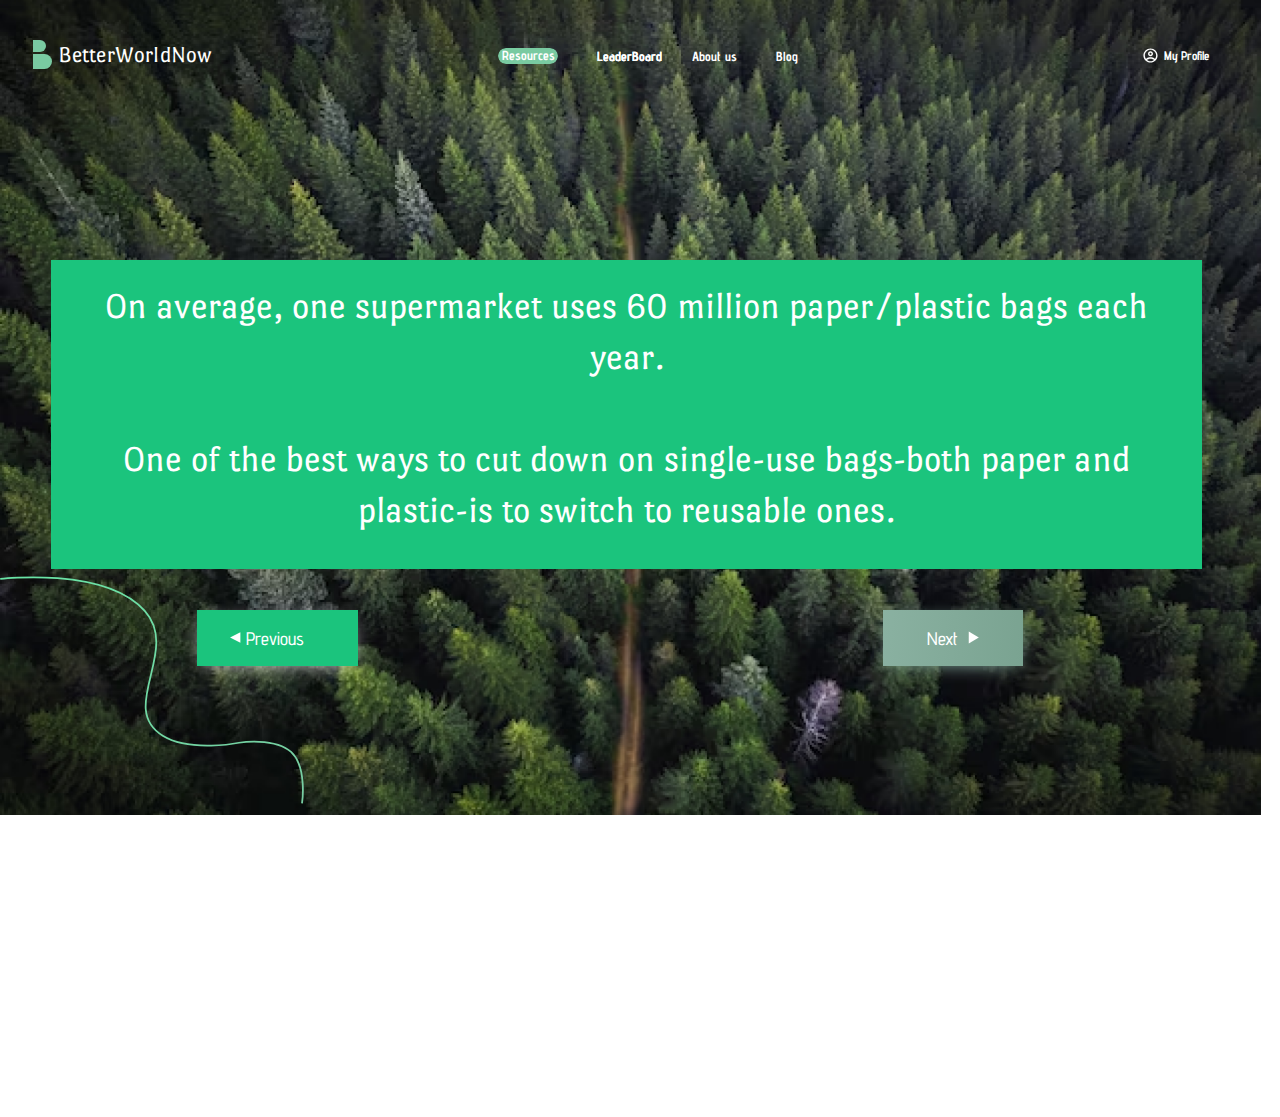
<file: MainSite/fact5.html>
<!DOCTYPE html>
<html>
  <head>
    <meta charset="utf-8" />
    <meta name="viewport" content="initial-scale=1, width=device-width" />
    <link rel="stylesheet" href="./global.css" />
    <link rel="stylesheet" href="./fact2.css" />
    <link
      rel="stylesheet"
      href="https://fonts.googleapis.com/css2?family=Port Lligat Sans:wght@400&display=swap"
    />
    <link
      rel="stylesheet"
      href="https://fonts.googleapis.com/css2?family=Advent Pro:wght@400;500;600;700&display=swap"
    />
    <link
      rel="stylesheet"
      href="https://fonts.googleapis.com/css2?family=Roboto:wght@500;700&display=swap"
    />
    <link
      rel="stylesheet"
      href="https://fonts.googleapis.com/css2?family=Manrope:wght@700;800&display=swap"
    />
  </head>
  <body>
    <div class="fact2">
      <img class="image-23-icon" alt="" src="./public/image-23@2x.png" /><img
        class="fact2-child"
        alt=""
        src="./public/vector-4.svg"
      />
      <div class="fact2-item"></div>
      <div class="our-oceans-are-container">
        <p class="our-oceans-are">On average, one supermarket uses 60 million paper/plastic bags each year.</p>
        <p class="our-oceans-are">
          <br>One of the best ways to cut down on single-use bags-both paper and plastic-is to switch to reusable ones.
        </p>
      </div>
      <div class="logo-shape">
        <div class="logo-shape-child"></div>
        <div class="logo-shape-item"></div>
      </div>
      <img class="fact2-inner" alt="" src="./public/rectangle-1294.svg" />
      <div class="header">
        <b class="about-us" id="aboutUsText">About us</b
        ><b class="equipment">LeaderBoard</b><b class="equipment1">Resources</b
        ><b class="account" id="accountText">My Profile</b
        ><img
          class="icons-general-cart"
          alt=""
          src="./public/icons-general--cart.svg"
        />
        <div class="logo" id="logoContainer">
          <div class="betterworldnow">BetterWorldNow</div>
        </div>
        <b class="blog" id="blogText">Blog</b
        ><b class="equipment2" id="equipmentText2">LeaderBoard</b>
      </div>
      <div class="button-start-solving">
        <div class="next">Next</div>
        <img
          class="button-start-solving-child"
          alt=""
          src="./public/polygon-2.svg"
        />
      </div>
      <div class="button-start-solving1" id="buttonStartSolving1">
        <img
          class="button-start-solving-item"
          alt=""
          src="./public/polygon-21.svg"
        />
        <div class="previous">Previous</div>
      </div>
      <!-- <div class="stepper">
        <div class="step">
          <div class="state">
            <div class="line"></div>
            <img class="state-child" alt="" src="./public/ellipse-1.svg" />
            <div class="div">1</div>
          </div>
        </div>
        <div class="state1">
          <img class="line-icon" alt="" src="./public/line.svg" /><img
            class="state-child"
            alt=""
            src="./public/ellipse-11.svg"
          />
          <div class="div1">2</div>
        </div>
        <div class="step1"></div>
        <div class="step1"></div>
        <div class="step1"></div>
      </div>
    </div> -->

    <script>
      var aboutUsText = document.getElementById("aboutUsText");
      if (aboutUsText) {
        aboutUsText.addEventListener("click", function (e) {
          window.location.href = "./home-after-login.html";
        });
      }
      
      var accountText = document.getElementById("accountText");
      if (accountText) {
        accountText.addEventListener("click", function (e) {
          window.location.href = "./profile.html";
        });
      }
      
      var logoContainer = document.getElementById("logoContainer");
      if (logoContainer) {
        logoContainer.addEventListener("click", function (e) {
          window.location.href = "./home-after-login.html";
        });
      }
      
      var blogText = document.getElementById("blogText");
      if (blogText) {
        blogText.addEventListener("click", function (e) {
          window.location.href = "./blog.html";
        });
      }
      
      var equipmentText2 = document.getElementById("equipmentText2");
      if (equipmentText2) {
        equipmentText2.addEventListener("click", function (e) {
          window.location.href = "./leaderboard.html";
        });
      }
      
      var buttonStartSolving1 = document.getElementById("buttonStartSolving1");
      if (buttonStartSolving1) {
        buttonStartSolving1.addEventListener("click", function (e) {
          window.location.href = "./fact4.html";
        });
      }
      </script>
  </body>
</html>
</file>
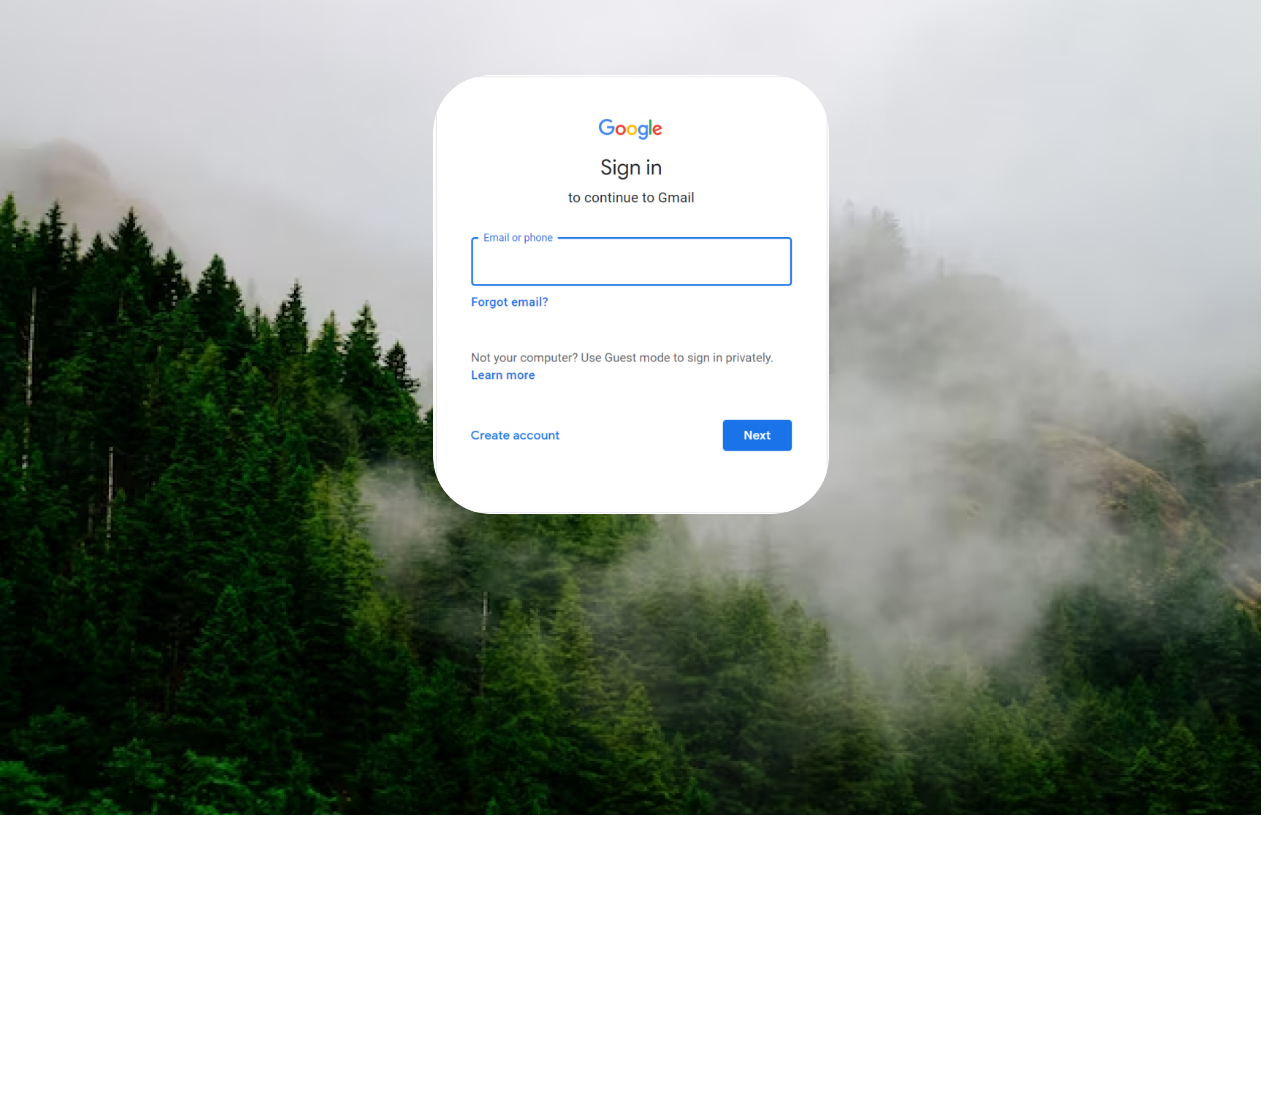
<file: MainSite/google-sign-in.html>
<!DOCTYPE html>
<html>
  <head>
    <meta charset="utf-8" />
    <meta name="viewport" content="initial-scale=1, width=device-width" />
    <link rel="stylesheet" href="./global.css" />
    <link rel="stylesheet" href="./google-sign-in.css" />
    <link
      rel="stylesheet"
      href="https://fonts.googleapis.com/css2?family=Port Lligat Sans:wght@400&display=swap"
    />
    <link
      rel="stylesheet"
      href="https://fonts.googleapis.com/css2?family=Advent Pro:wght@400;500;600;700&display=swap"
    />
    <link
      rel="stylesheet"
      href="https://fonts.googleapis.com/css2?family=Roboto:wght@500;700&display=swap"
    />
    <link
      rel="stylesheet"
      href="https://fonts.googleapis.com/css2?family=Manrope:wght@700;800&display=swap"
    />
  </head>
  <body>
    <div class="google-signin">
      <img class="image-20-icon" alt="" src="./public/image-20@2x.png" /><img
        class="image-11-icon"
        alt=""
        src="./public/image-11@2x.png"
        id="image11"
      />
    </div>

    <script>
      var image11 = document.getElementById("image11");
      if (image11) {
        image11.addEventListener("click", function (e) {
          window.location.href = "./welcome.html";
        });
      }
      </script>
  </body>
</html>
</file>
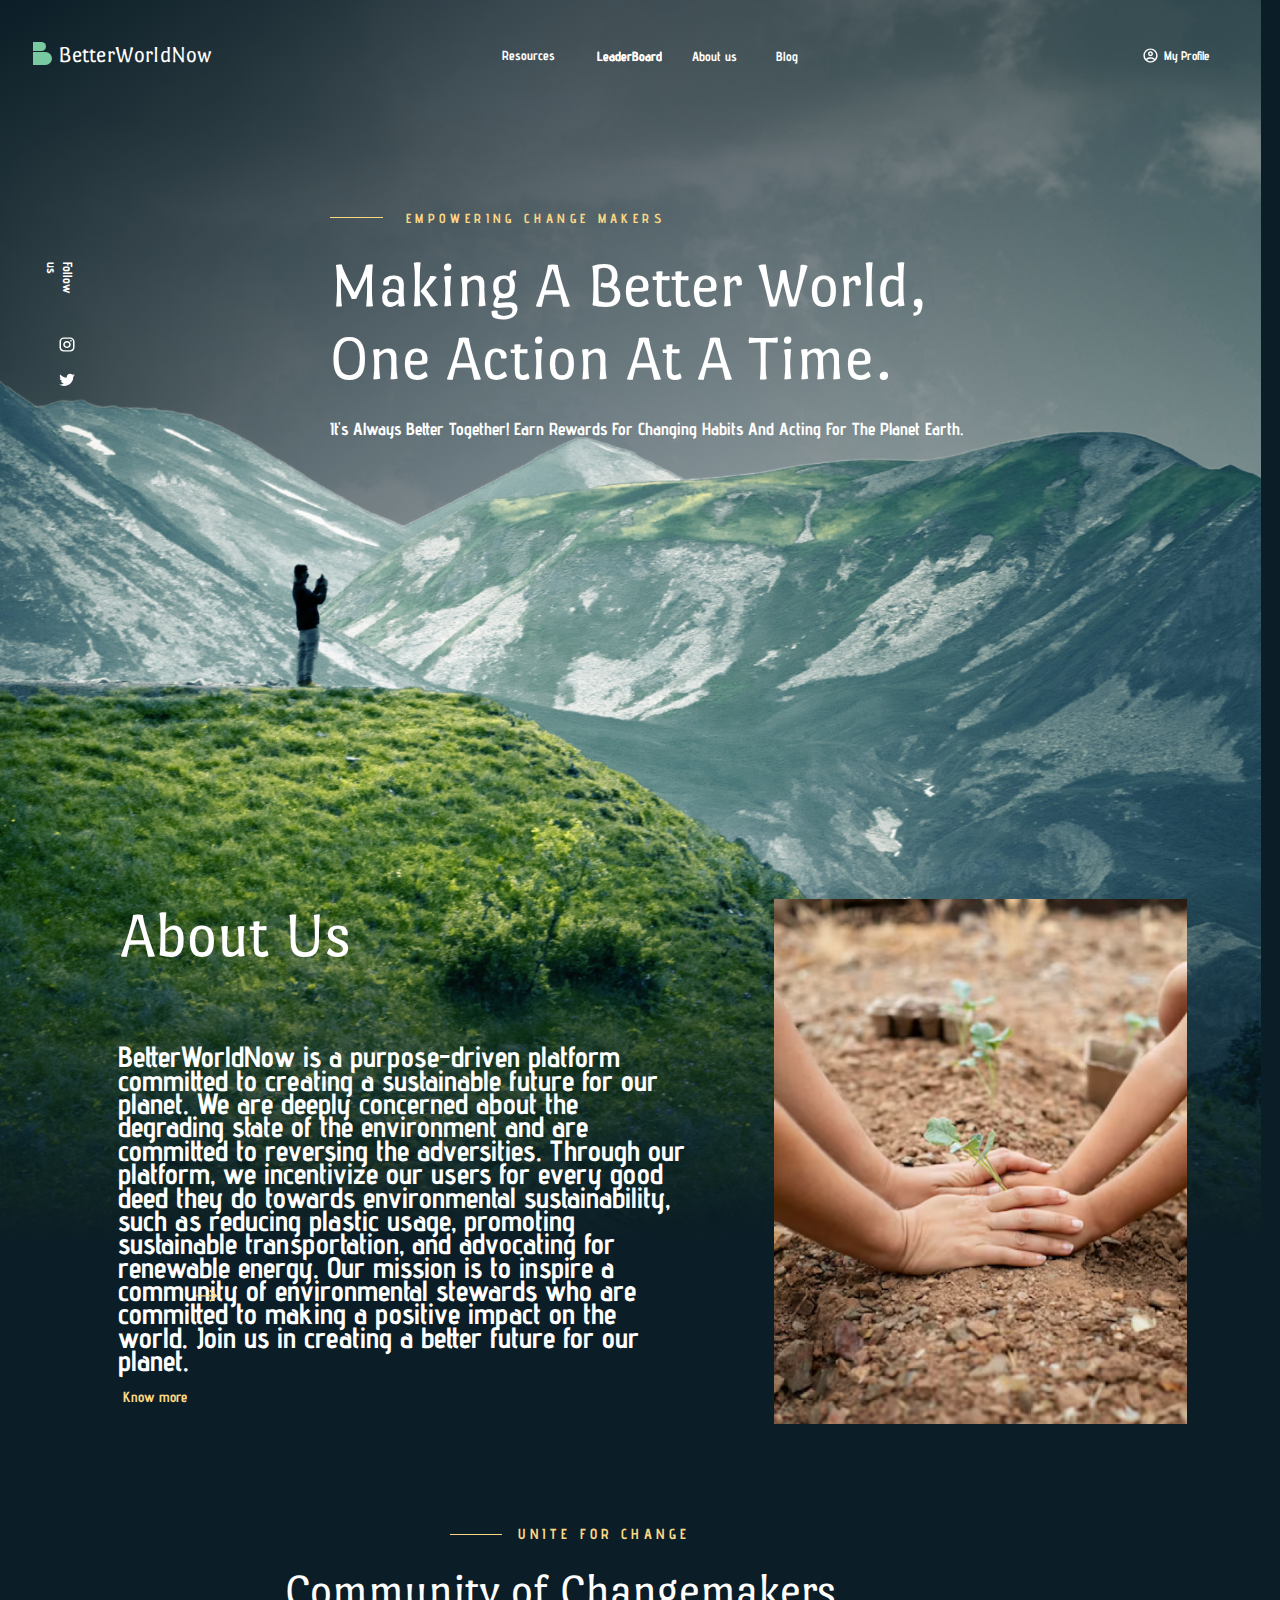
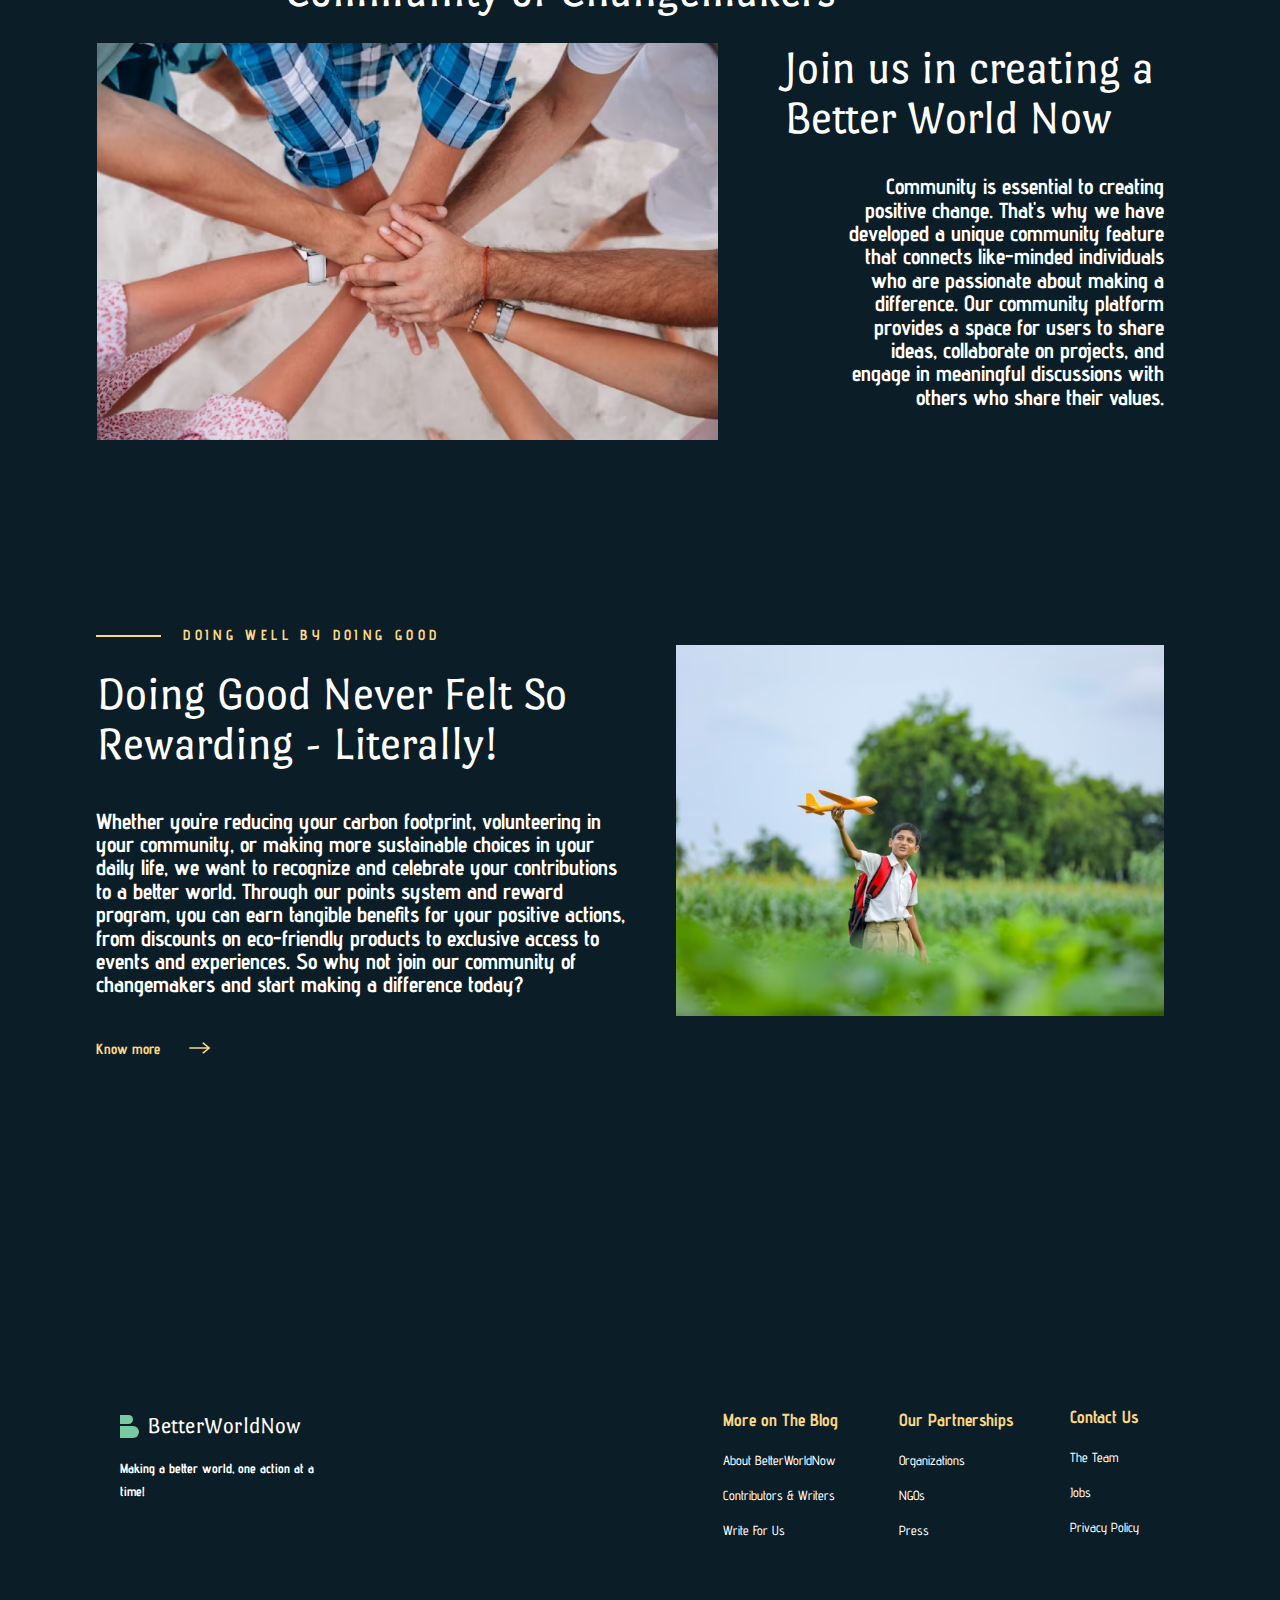
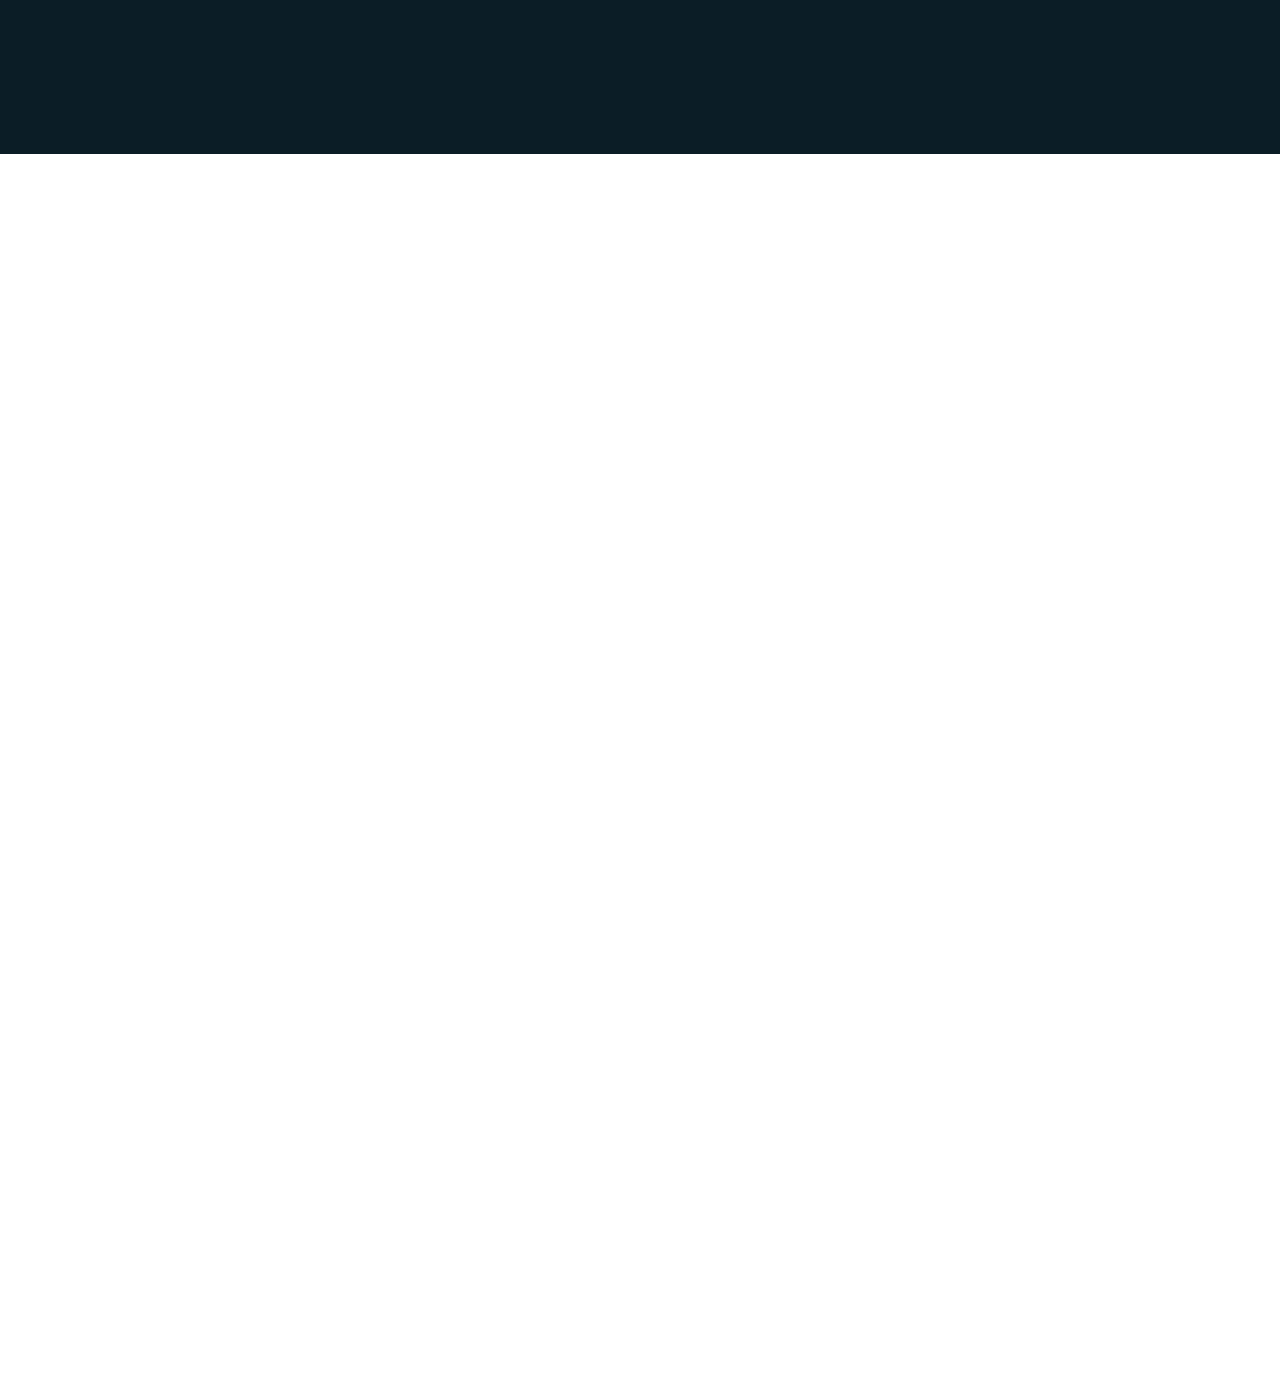
<file: MainSite/home-after-login.html>
<!DOCTYPE html>
<html>
  <head>
    <meta charset="utf-8" />
    <meta name="viewport" content="initial-scale=1, width=device-width" />
    <link rel="stylesheet" href="./global.css" />
    <link rel="stylesheet" href="./home-after-login.css" />
    <link
      rel="stylesheet"
      href="https://fonts.googleapis.com/css2?family=Port Lligat Sans:wght@400&display=swap"
    />
    <link
      rel="stylesheet"
      href="https://fonts.googleapis.com/css2?family=Advent Pro:wght@400;500;600;700&display=swap"
    />
    <link
      rel="stylesheet"
      href="https://fonts.googleapis.com/css2?family=Roboto:wght@500;700&display=swap"
    />
    <link
      rel="stylesheet"
      href="https://fonts.googleapis.com/css2?family=Manrope:wght@700;800&display=swap"
    />
  </head>
  <body>
    <div class="home-after-login">
      <img class="hg-icon2" alt="" src="./public/hg@2x.png" />
      <div class="bg-hero3"></div>
      <div class="logo-shape21">
        <div class="logo-shape-child39"></div>
        <div class="logo-shape-child40"></div>
      </div>
      <div class="content8">
        <div class="empowering-change-makers-container">
          <b class="empowering-change-makers2">Empowering Change Makers</b>
          <div class="group-child1"></div>
        </div>
        <div class="making-a-better4">
          Making a better world, one action at a time.
        </div>
        <div class="equipment-frame">
          <b class="equipment39"
            >It's Always Better Together! Earn Rewards For Changing Habits And
            Acting For The Planet Earth.</b>
        </div>
      </div>
      <img class="mg-icon2" alt="" src="./public/mg@2x.png" /><img
        class="vg-icon2"
        alt=""
        src="./public/vg@2x.png"
      />
      <div class="bg-content2" data-scroll-to="bGContent"></div>
      <div class="social3">
        <b class="follow-us2">Follow us</b>
        <a href="https://instagram.com/_betterworldnow?igshid=YmMyMTA2M2Y/" target="_blank"><img class="instagram-icon3" alt="" src="./public/instagram.svg"></a>
        <a href="https://twitter.com/Bett3rWorldNow" target="_blank"><img class="twitter-icon3" alt="" src="./public/twitter.svg" /></a>
        <!-- <img class="instagram-icon3" alt="" src="./public/instagram.svg" /><img
          class="twitter-icon3"
          alt=""
          src="./public/twitter.svg"
        /> -->
      </div>
      <div class="content9">
        <b class="at-betterworldnow-we-container1"
          ><p class="at-betterworldnow-we1">
            BetterWorldNow is a purpose-driven platform committed to creating a sustainable future for our planet. We are deeply concerned about the degrading state of the environment and are committed to reversing the adversities. Through our platform, we incentivize our users for every good deed they do towards environmental sustainability, such as reducing plastic usage, promoting sustainable transportation, and advocating for renewable energy. Our mission is to inspire a community of environmental stewards who are committed to making a positive impact on the world. Join us in creating a better future for our planet. </p></b
        >
        <br>
        <div class="more3" id="moreContainer">
          <b class="equipment40"><br><br><br> <br><br><br> Know more</b
          ><img
            class="iconnavigationarrow-downward3"
            alt=""
            src="./public/iconnavigationarrow-downward-24px.svg"
          />
        </div>
      </div>
      <div class="content10">
        <div class="tagline6">
          <b class="unite-for-change1">Unite for Change</b>
          <div class="line12"></div>
        </div>
        <div class="community-of-changemakers1">Community of Changemakers</div>
        <b class="community-is-essential1"
          >Community is essential to creating positive change. That's why we
          have developed a unique community feature that connects like-minded
          individuals who are passionate about making a difference. Our
          community platform provides a space for users to share ideas,
          collaborate on projects, and engage in meaningful discussions with
          others who share their values.</b
        ><img class="image-3-icon1" alt="" src="./public/image-3@2x.png" />
        <div class="join-us-in2">Join us in creating a Better World Now</div>
      </div>
      <div class="footer3" id="footerContainer">
        <div class="logo15">
          <div class="betterworldnow18">BetterWorldNow</div>
        </div>
        <b class="making-a-better5"
          >Making a better world, one action at a time!</b
        >
        <div class="links9">
          <b class="more-on-the3" id="moreOnThe">More on The Blog</b>
          <div class="about-betterworldnow3">About BetterWorldNow</div>
          <div class="contributors-writers3">Contributors & Writers</div>
          <div class="write-for-us3">Write For Us</div>
        </div>
        <div class="links10">
          <b class="contact-us3">Contact Us</b>
          <div class="about-betterworldnow3">The Team</div>
          <div class="contributors-writers3">Jobs</div>
          <div class="write-for-us3">Privacy Policy</div>
        </div>
        <div class="links11">
          <b class="contact-us3">Our Partnerships</b>
          <div class="about-betterworldnow3">Organizations</div>
          <div class="contributors-writers3">NGOs</div>
          <div class="write-for-us3">Press</div>
        </div>
        <div class="logo-shape22">
          <div class="logo-shape-child39"></div>
          <div class="logo-shape-child40"></div>
        </div>
      </div>
      <img
        class="image-1-icon1"
        alt=""
        src="./public/image-1@2x.png"
        data-scroll-to="image1"
      />
      <div class="content11">
        <b class="doing-well-by1">Doing well by doing good</b>
        <div class="line13"></div>
        <div class="understand-your-map1">
          Doing Good Never Felt So Rewarding - Literally!
        </div>
        <b class="whether-youre-reducing1"
          >Whether you're reducing your carbon footprint, volunteering in your
          community, or making more sustainable choices in your daily life, we
          want to recognize and celebrate your contributions to a better world.
          Through our points system and reward program, you can earn tangible
          benefits for your positive actions, from discounts on eco-friendly
          products to exclusive access to events and experiences. So why not
          join our community of changemakers and start making a difference
          today?</b
        >
        <div class="more4">
          <b class="equipment40">Know more</b
          ><img
            class="iconnavigationarrow-downward4"
            alt=""
            src="./public/iconnavigationarrow-downward-24px1.svg"/>
        </div>
        <img class="image-16-icon1" alt="" src="./public/image-16@2x.png" />
      </div>
      <div class="header11">
        <b class="about-us13" id="aboutUsText">About us</b
        ><b class="equipment42">LeaderBoard</b
        ><b class="equipment43" id="equipmentText4">Resources</b
        ><b class="account12" id="accountText">My Profile</b
        ><img
          class="icons-general-cart12"
          alt=""
          src="./public/icons-general--cart.svg"
        />
        <div class="logo16" id="logoContainer1">
          <div class="betterworldnow19">BetterWorldNow</div>
        </div>
        <b class="blog13" id="blogText">Blog</b
        ><b class="equipment44" id="equipmentText5">LeaderBoard</b>
      </div>
      <div class="about-us14">About Us</div>
    </div>

    <script>
      var moreContainer = document.getElementById("moreContainer");
      if (moreContainer) {
        moreContainer.addEventListener("click", function (e) {
          window.location.href = "./desktop-12.html";
        });
      }
      
      var moreOnThe = document.getElementById("moreOnThe");
      if (moreOnThe) {
        moreOnThe.addEventListener("click", function (e) {
          window.location.href = "./blog.html";
        });
      }
      
      var footerContainer = document.getElementById("footerContainer");
      if (footerContainer) {
        footerContainer.addEventListener("click", function () {
          var anchor = document.querySelector("[data-scroll-to='image1']");
          if (anchor) {
            anchor.scrollIntoView({ block: "start", behavior: "smooth" });
          }
        });
      }
      
      var aboutUsText = document.getElementById("aboutUsText");
      if (aboutUsText) {
        aboutUsText.addEventListener("click", function () {
          var anchor = document.querySelector("[data-scroll-to='bGContent']");
          if (anchor) {
            anchor.scrollIntoView({ block: "start", behavior: "smooth" });
          }
        });
      }
      
      var equipmentText4 = document.getElementById("equipmentText4");
      if (equipmentText4) {
        equipmentText4.addEventListener("click", function (e) {
          window.location.href = "./desktop-12.html";
        });
      }
      
      var accountText = document.getElementById("accountText");
      if (accountText) {
        accountText.addEventListener("click", function (e) {
          window.location.href = "./profile.html";
        });
      }
      
      var logoContainer1 = document.getElementById("logoContainer1");
      if (logoContainer1) {
        logoContainer1.addEventListener("click", function (e) {
          window.location.href = "home-after-login.html";
        });
      }
      
      var blogText = document.getElementById("blogText");
      if (blogText) {
        blogText.addEventListener("click", function (e) {
          window.location.href = "./blog.html";
        });
      }
      
      var equipmentText5 = document.getElementById("equipmentText5");
      if (equipmentText5) {
        equipmentText5.addEventListener("click", function (e) {
          window.location.href = "./leaderboard.html";
        });
      }

      const image1 = document.querySelector('.image-1-icon1');
      const observer1 = new IntersectionObserver(entries => {
        entries.forEach(entry => {
          if (entry.isIntersecting) {
            image1.classList.add('slide-in');
            observer1.unobserve(image1);
          }
        });
      });
      observer1.observe(image1);
    
      const image2 = document.querySelector('.image-3-icon1');
      const observer2 = new IntersectionObserver(entries => {
        entries.forEach(entry => {
          if (entry.isIntersecting) {
            image2.classList.add('slide-in');
            observer2.unobserve(image2);
          }
        });
      });
      observer2.observe(image2);
    
      const image3 = document.querySelector('.image-16-icon1');
      const observer3 = new IntersectionObserver(entries => {
        entries.forEach(entry => {
          if (entry.isIntersecting) {
            image3.classList.add('slide-in');
            observer3.unobserve(image3);
          }
        });
      });
      observer3.observe(image3);
      </script>
  </body>
</html>
</file>
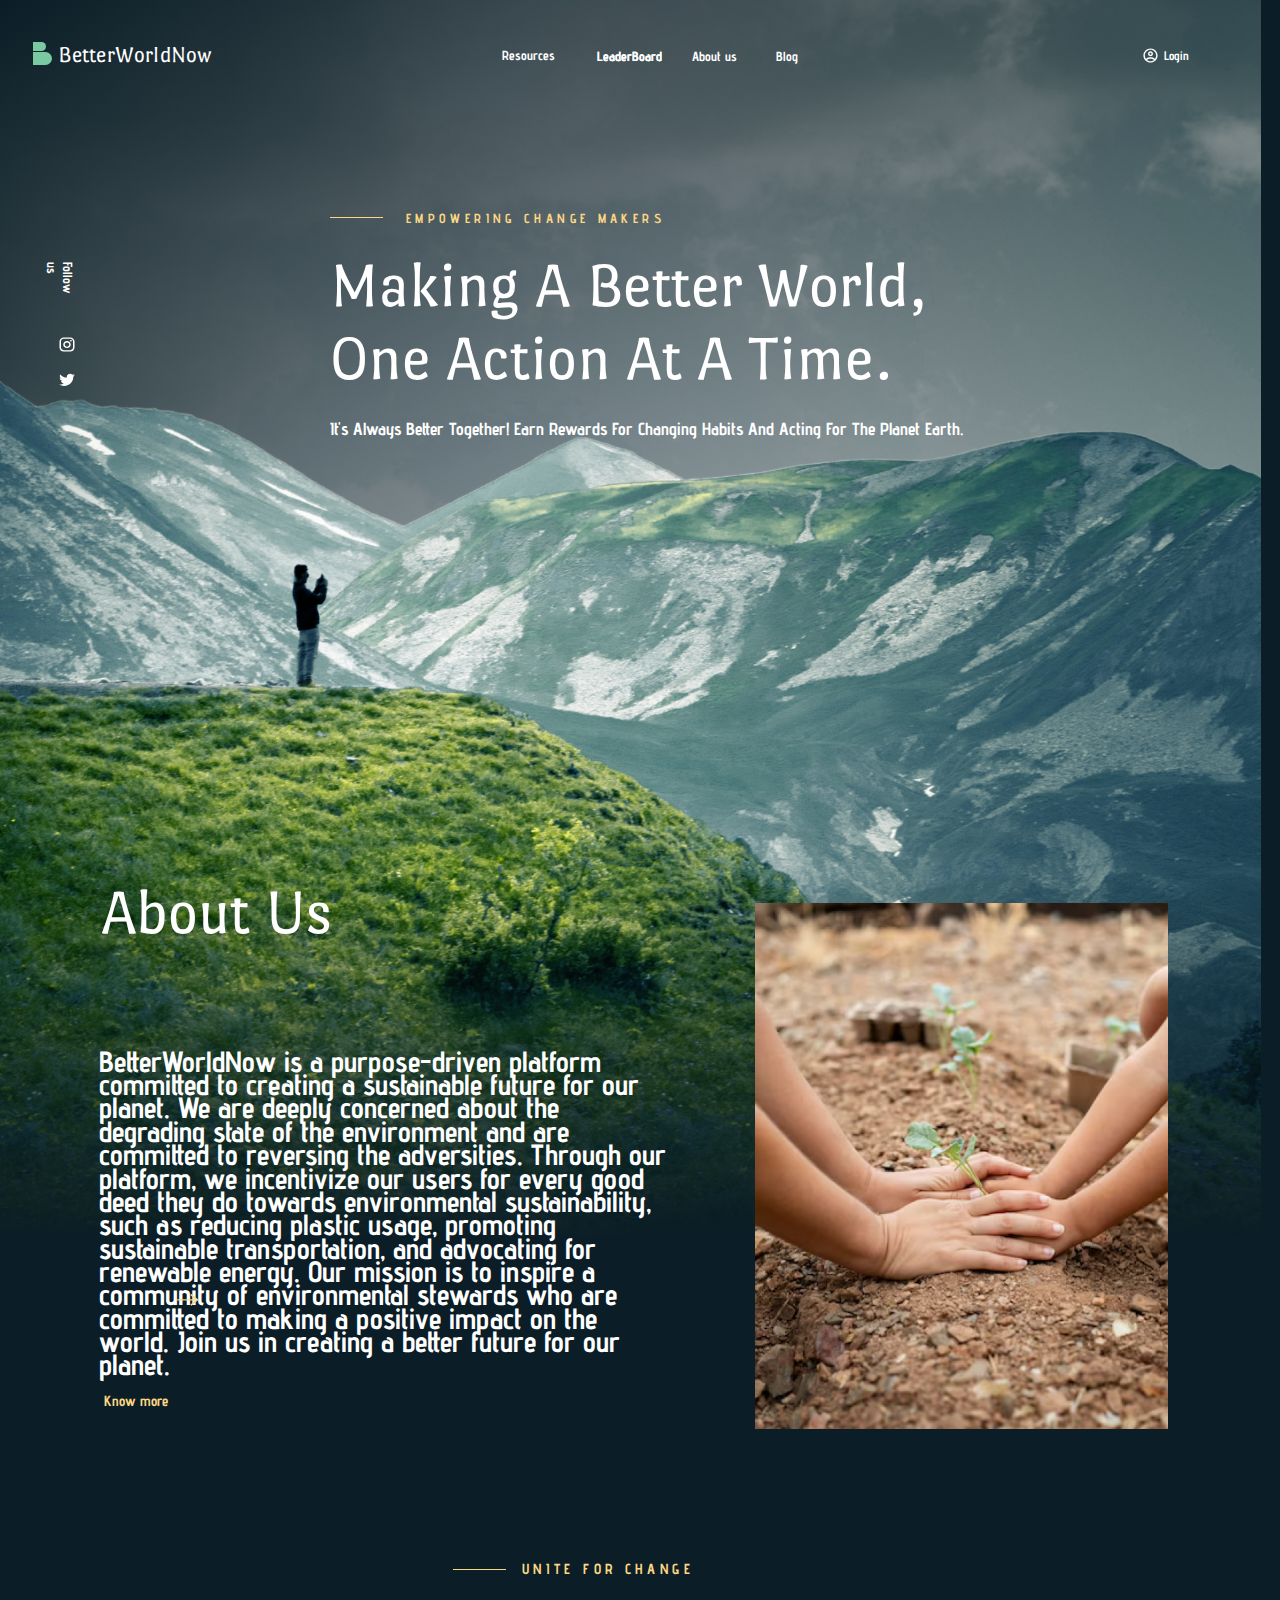
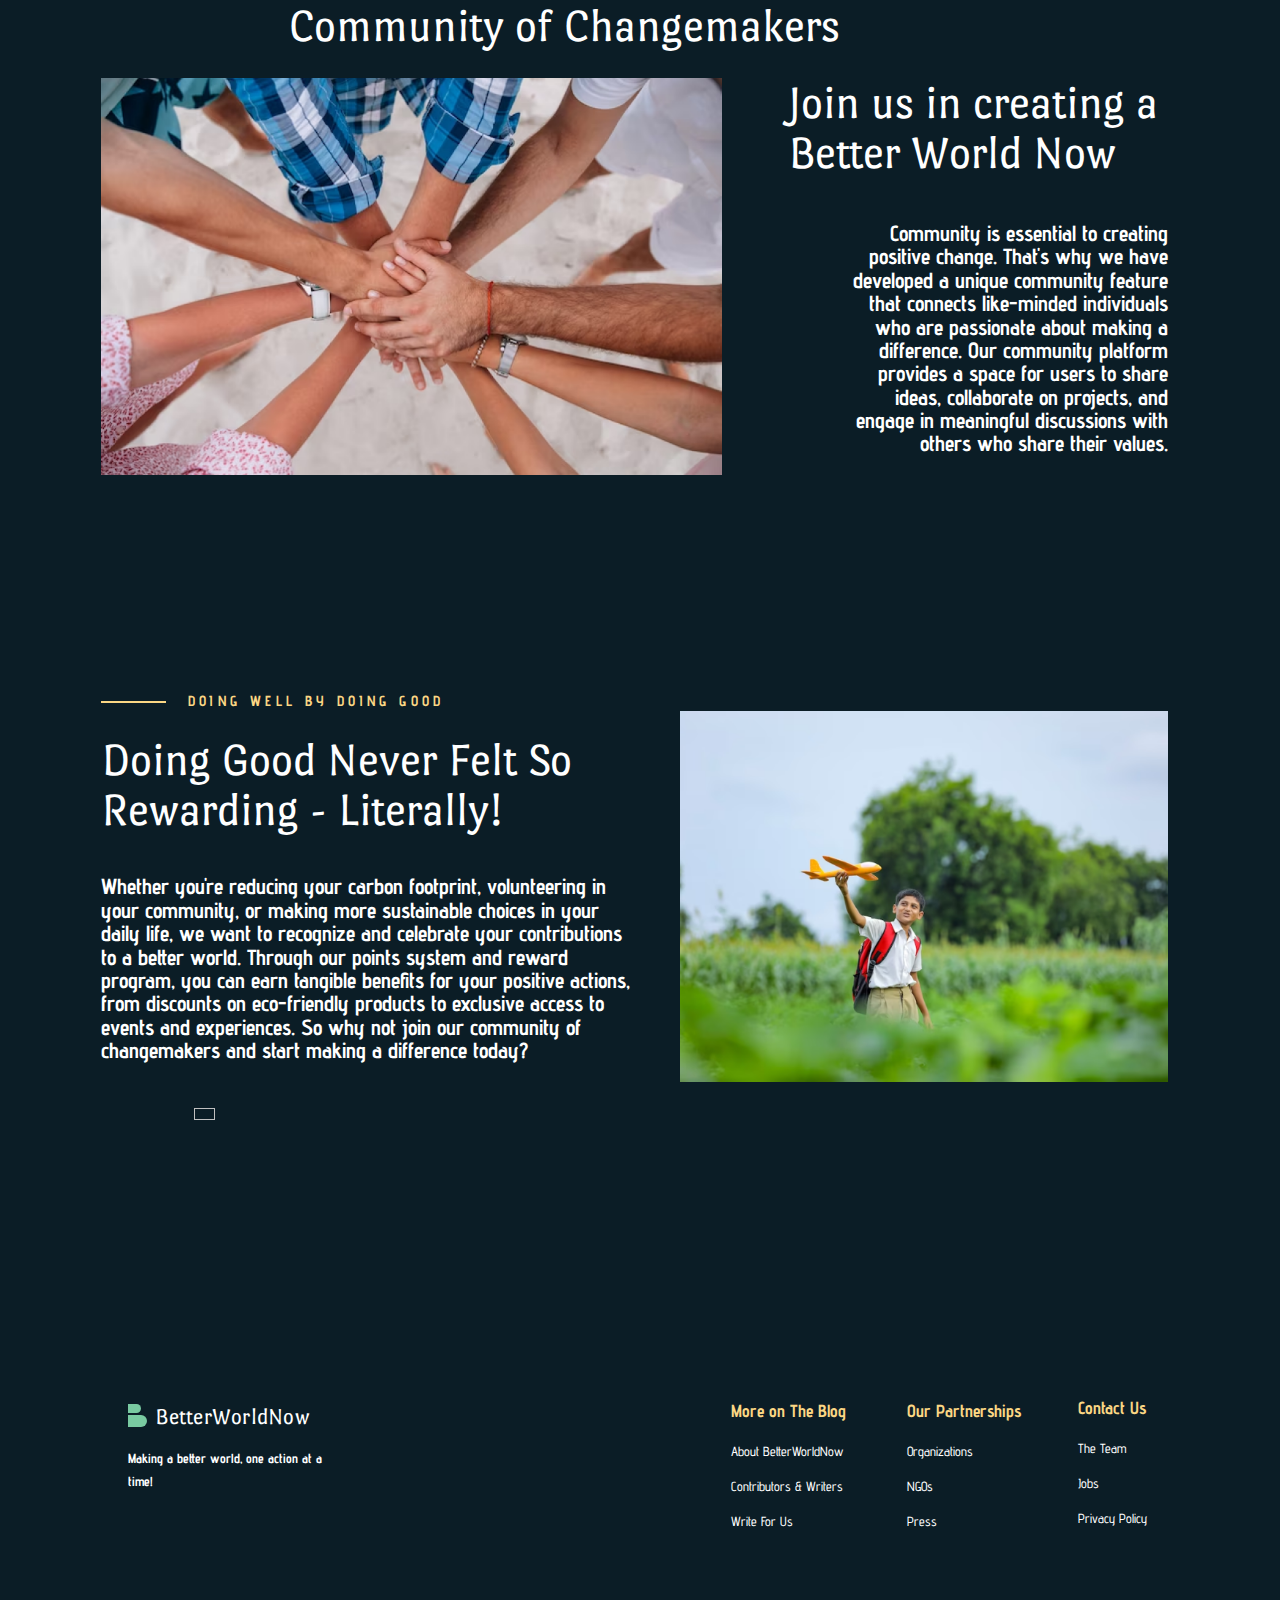
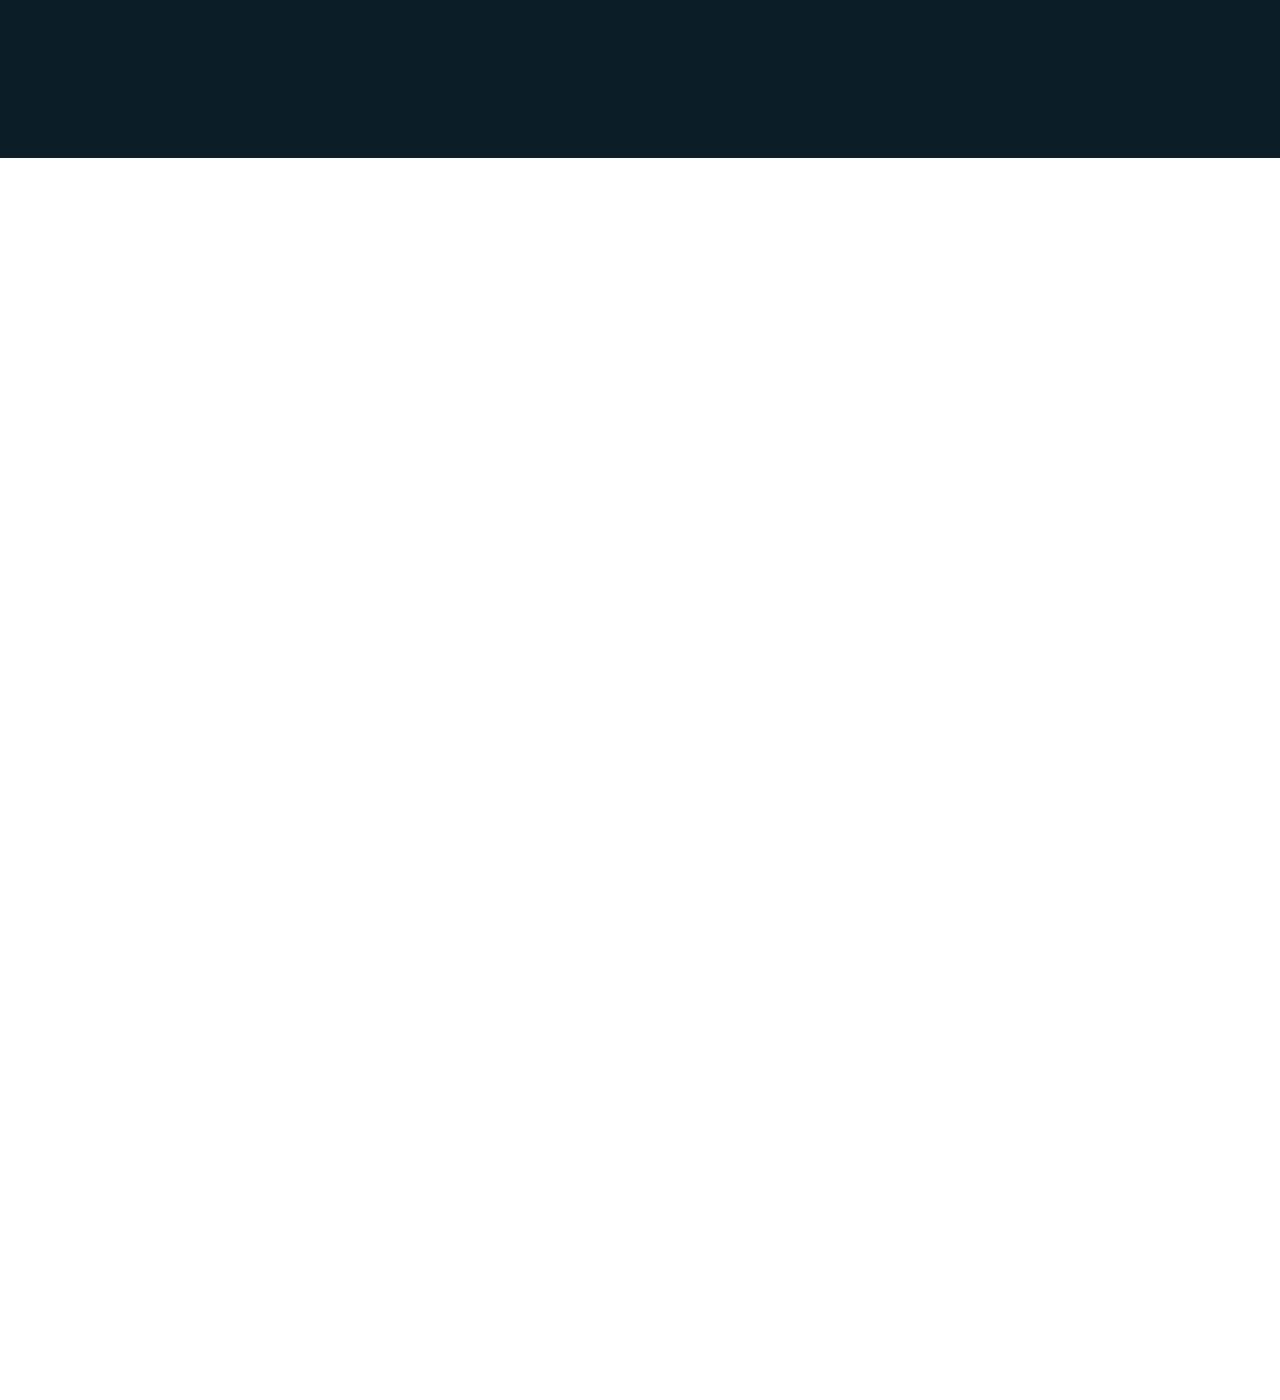
<file: MainSite/index1.html>
<!DOCTYPE html>
<html>
  <head>
    <meta charset="utf-8" />
    <meta name="viewport" content="initial-scale=1, width=device-width" />
    <link rel="stylesheet" href="./global.css" />
    <link rel="stylesheet" href="./index1.css" />
    <link rel="stylesheet" href="https://fonts.googleapis.com/css2?family=Port Lligat Sans:wght@400&display=swap"/>
    <link rel="stylesheet" href="https://fonts.googleapis.com/css2?family=Advent Pro:wght@400;500;600;700&display=swap"/>
    <link rel="stylesheet" href="https://fonts.googleapis.com/css2?family=Roboto:wght@500;700&display=swap"/>
    <link rel="stylesheet" href="https://fonts.googleapis.com/css2?family=Manrope:wght@700;800&display=swap"/>
  </head>
  <body>
    <div class="home-wo-loginlanding-page">
      <div class="content1">
        <b class="doing-well-by">Doing well by doing good</b>
        <div class="line8"></div>
        <div class="understand-your-map">
          Doing Good Never Felt So Rewarding - Literally!
        </div>
        <b class="whether-youre-reducing"
          >Whether you're reducing your carbon footprint, volunteering in your
          community, or making more sustainable choices in your daily life, we
          want to recognize and celebrate your contributions to a better world.
          Through our points system and reward program, you can earn tangible
          benefits for your positive actions, from discounts on eco-friendly
          products to exclusive access to events and experiences. So why not
          join our community of changemakers and start making a difference
          today?</b
        ><img class="more-icon" alt="" /><img
          class="image-16-icon"
          alt=""
          src="./public/image-16@2x.png"
        />
      </div>
      <img class="hg-icon" alt="" src="./public/hg@2x.png" />
      <div class="bg-hero1"></div>
      <div class="logo-shape16">
        <div class="logo-shape-child29"></div>
        <div class="logo-shape-child30"></div>
      </div>
      <div class="content2">
        <div class="empowering-change-makers-group">
          <b class="empowering-change-makers1">Empowering Change Makers</b>
          <div class="group-inner"></div>
        </div>
        <div class="making-a-better1">
          Making a better world, one action at a time.
        </div>
        <div class="equipment-container">
          <b class="equipment29"
            >It's Always Better Together! Earn Rewards For Changing Habits And
            Acting For The Planet Earth.</b>
        </div>
      </div>
      <img class="mg-icon" alt="" src="./public/mg@2x.png" data-scroll-to="mGImage"
      /><img class="vg-icon" alt="" src="./public/vg@2x.png" />
      <div class="bg-content"></div>
      <div class="social1">
        <b class="follow-us">Follow us</b>
        <a href="https://instagram.com/_betterworldnow?igshid=YmMyMTA2M2Y/" target="_blank"><img class="instagram-icon1" alt="" src="./public/instagram.svg"></a>
        <a href="https://twitter.com/Bett3rWorldNow" target="_blank"><img class="twitter-icon1" alt="" src="./public/twitter.svg" /></a>
      </div>
      <div class="content3">
        <b class="at-betterworldnow-we-container"
          ><p class="at-betterworldnow-we">
            BetterWorldNow is a purpose-driven platform committed to creating a sustainable future for our planet. We are deeply concerned about the degrading state of the environment and are committed to reversing the adversities. Through our platform, we incentivize our users for every good deed they do towards environmental sustainability, such as reducing plastic usage, promoting sustainable transportation, and advocating for renewable energy. Our mission is to inspire a community of environmental stewards who are committed to making a positive impact on the world. Join us in creating a better future for our planet.
          </p></b
        >
        <div class="more" id="moreContainer">
          <b class="equipment30"><br><br><br> <br><br><br>Know more</b
          ><img
            class="iconnavigationarrow-downward"
            alt=""
            src="./public/iconnavigationarrow-downward-24px.svg"
          />
        </div>
      </div>
      <div class="content4">
        <div class="tagline3">
          <b class="unite-for-change">Unite for Change</b>
          <div class="line9"></div>
        </div>
        <div class="community-of-changemakers">Community of Changemakers</div>
        <b class="community-is-essential"
          >Community is essential to creating positive change. That's why we
          have developed a unique community feature that connects like-minded
          individuals who are passionate about making a difference. Our
          community platform provides a space for users to share ideas,
          collaborate on projects, and engage in meaningful discussions with
          others who share their values.</b
        >
        <div class="join-us-in">Join us in creating a Better World Now</div>
        <img class="image-3-icon" alt="" src="./public/image-3@2x.png" />
      </div>
      <div class="footer1" id="footerContainer">
        <div class="logo11">
          <div class="betterworldnow14">BetterWorldNow</div>
        </div>
        <b class="making-a-better2"
          >Making a better world, one action at a time!</b
        >
        <div class="links3" id="linksContainer">
          <b class="more-on-the1">More on The Blog</b>
          <div class="about-betterworldnow1">About BetterWorldNow</div>
          <div class="contributors-writers1">Contributors & Writers</div>
          <div class="write-for-us1">Write For Us</div>
        </div>
        <div class="links4">
          <b class="more-on-the1">Contact Us</b>
          <div class="about-betterworldnow1">The Team</div>
          <div class="contributors-writers1">Jobs</div>
          <div class="write-for-us1">Privacy Policy</div>
        </div>
        <div class="links5">
          <b class="more-on-the1">Our Partnerships</b>
          <div class="about-betterworldnow1">Organizations</div>
          <div class="contributors-writers1">NGOs</div>
          <div class="write-for-us1">Press</div>
        </div>
        <div class="logo-shape17">
          <div class="logo-shape-child29"></div>
          <div class="logo-shape-child30"></div>
        </div>
      </div>
      <img class="image-1-icon" alt="" src="./public/image-1@2x.png" />
      <div class="header9">
        <b class="about-us10">About us</b><b class="equipment31">LeaderBoard</b>
        <b class="equipment32" id="equipmentText3">Resources</b>
        <b class="account10" id="accountText">Login</b>
        <img class="icons-general-cart10" alt="" src="./public/icons-general--cart.svg"/>
        <div class="logo12" id="logoContainer1">
          <div class="betterworldnow15">BetterWorldNow</div>
        </div>
        <b class="blog11" id="blogText">Blog</b>
        <b class="equipment33" id="equipmentText4">LeaderBoard</b>
      </div>
      <div class="about-us11">About Us</div>
    </div>

    <script>
      var moreContainer = document.getElementById("moreContainer");
      if (moreContainer) {
        moreContainer.addEventListener("click", function (e) {
          window.location.href = "./desktop-12.html";
        });
      }
      
      var linksContainer = document.getElementById("linksContainer");
      if (linksContainer) {
        linksContainer.addEventListener("click", function (e) {
          window.location.href = "./blog.html";
        });
      }
      
      var footerContainer = document.getElementById("footerContainer");
      if (footerContainer) {
        footerContainer.addEventListener("click", function () {
          var anchor = document.querySelector("[data-scroll-to='mGImage']");
          if (anchor) {
            anchor.scrollIntoView({ block: "start", behavior: "smooth" });
          }
        });
      }
      
      var equipmentText3 = document.getElementById("equipmentText3");
      if (equipmentText3) {
        equipmentText3.addEventListener("click", function (e) {
          window.location.href = "./desktop-12.html";
        });
      }
      
      var accountText = document.getElementById("accountText");
      if (accountText) {
        accountText.addEventListener("click", function (e) {
          window.location.href = "./login.html";
        });
      }
      
      var logoContainer1 = document.getElementById("logoContainer1");
      if (logoContainer1) {
        logoContainer1.addEventListener("click", function (e) {
          window.location.href = "./home-after-login.html";
        });
      }
      
      var blogText = document.getElementById("blogText");
      if (blogText) {
        blogText.addEventListener("click", function (e) {
          window.location.href = "./blog.html";
        });
      }
      
      var equipmentText4 = document.getElementById("equipmentText4");
      if (equipmentText4) {
        equipmentText4.addEventListener("click", function (e) {
          window.location.href = "./leaderboard.html";
        });
      }

      const image1 = document.querySelector('.image-1-icon');
      const observer1 = new IntersectionObserver(entries => {
        entries.forEach(entry => {
          if (entry.isIntersecting) {
            image1.classList.add('slide-in');
            observer1.unobserve(image1);
          }
        });
      });
      observer1.observe(image1);
    
      const image2 = document.querySelector('.image-3-icon');
      const observer2 = new IntersectionObserver(entries => {
        entries.forEach(entry => {
          if (entry.isIntersecting) {
            image2.classList.add('slide-in');
            observer2.unobserve(image2);
          }
        });
      });
      observer2.observe(image2);
    
      const image3 = document.querySelector('.image-16-icon');
      const observer3 = new IntersectionObserver(entries => {
        entries.forEach(entry => {
          if (entry.isIntersecting) {
            image3.classList.add('slide-in');
            observer3.unobserve(image3);
          }
        });
      });
      observer3.observe(image3);
      </script>
  </body>
</html>
</file>
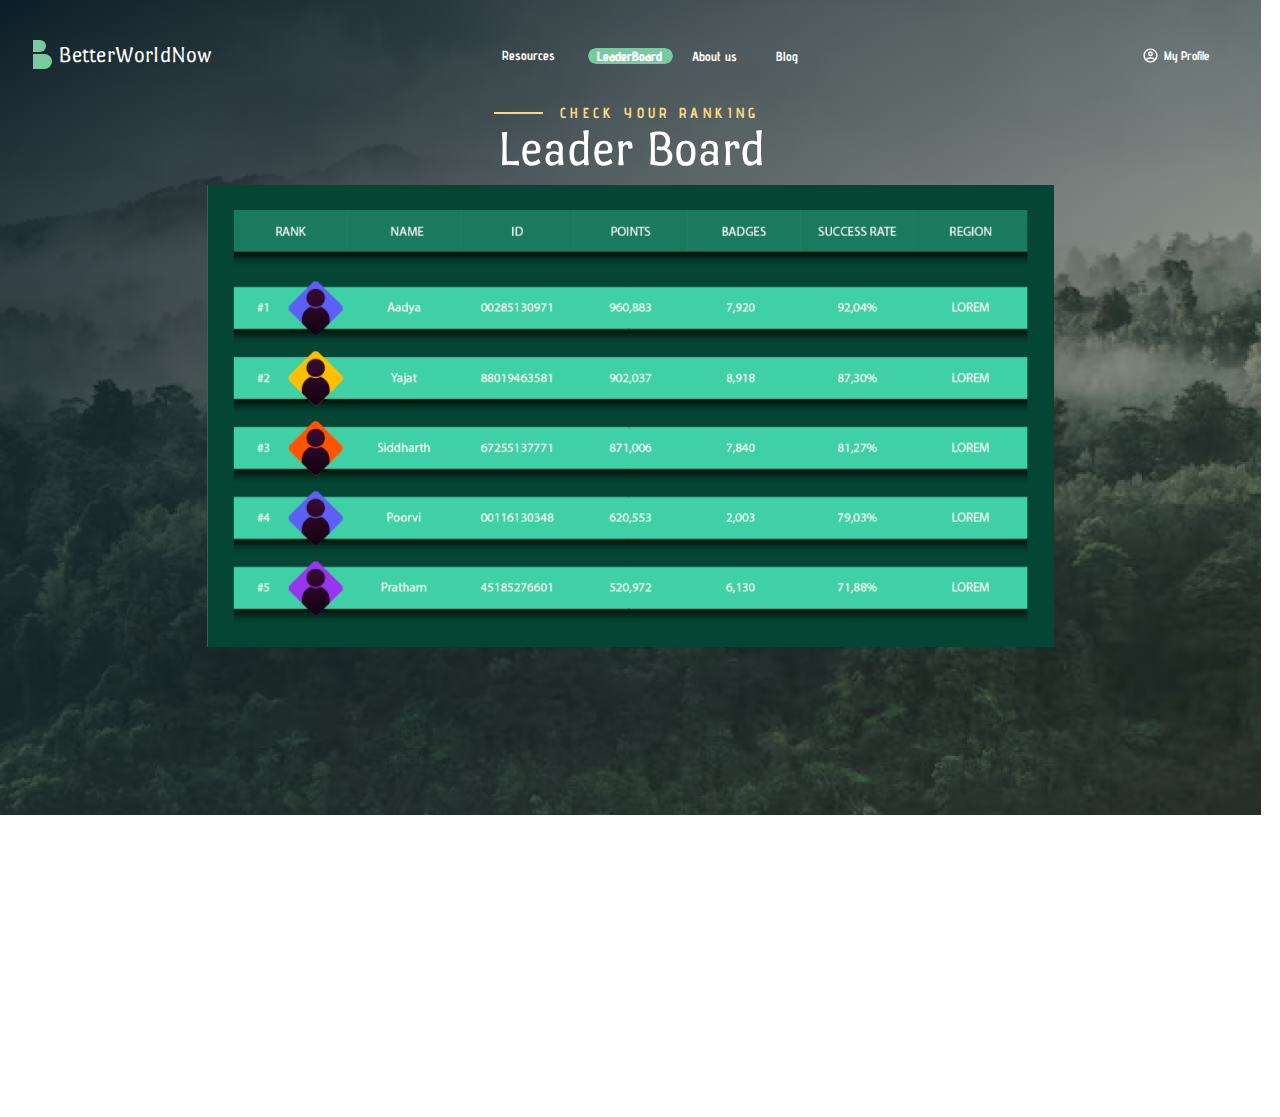
<file: MainSite/leaderboard.html>
<!DOCTYPE html>
<html>
  <head>
    <meta charset="utf-8" />
    <meta name="viewport" content="initial-scale=1, width=device-width" />
    <link rel="stylesheet" href="./global.css" />
    <link rel="stylesheet" href="./leaderboard.css" />
    <link
      rel="stylesheet"
      href="https://fonts.googleapis.com/css2?family=Port Lligat Sans:wght@400&display=swap"
    />
    <link
      rel="stylesheet"
      href="https://fonts.googleapis.com/css2?family=Advent Pro:wght@400;500;600;700&display=swap"
    />
    <link
      rel="stylesheet"
      href="https://fonts.googleapis.com/css2?family=Roboto:wght@500;700&display=swap"
    />
    <link
      rel="stylesheet"
      href="https://fonts.googleapis.com/css2?family=Manrope:wght@700;800&display=swap"
    />
  </head>
  <body>
    <div class="leaderboard">
      <img class="image-22-icon" alt="" src="./public/image-22@2x.png" />
      <div class="bg-hero"></div>
      <img
        class="leaderboard-child"
        alt=""
        src="./public/rectangle-12941.svg"
      />
      <div class="logo-shape8">
        <div class="logo-shape-child13"></div>
        <div class="logo-shape-child14"></div>
      </div>
      <img class="lb3-1-icon" alt="" src="./public/lb3-1@2x.png" />
      <div class="leader-board">Leader Board</div>
      <div class="tagline2">
        <b class="check-your-ranking">Check your ranking</b>
        <div class="line7"></div>
      </div>
      <div class="header5">
        <b class="about-us5" id="aboutUsText">About us</b
        ><b class="equipment15">LeaderBoard</b
        ><b class="equipment16" id="equipmentText1">Resources</b
        ><b class="account5" id="accountText">My Profile</b
        ><img
          class="icons-general-cart5"
          alt=""
          src="./public/icons-general--cart.svg"
        />
        <div class="logo5" id="logoContainer">
          <div class="betterworldnow6">BetterWorldNow</div>
        </div>
        <b class="blog5" id="blogText">Blog</b
        ><b class="equipment15">LeaderBoard</b>
      </div>
    </div>

    <script>
      var aboutUsText = document.getElementById("aboutUsText");
      if (aboutUsText) {
        aboutUsText.addEventListener("click", function (e) {
          window.location.href = "./home-after-login.html";
        });
      }
      
      var equipmentText1 = document.getElementById("equipmentText1");
      if (equipmentText1) {
        equipmentText1.addEventListener("click", function (e) {
          window.location.href = "./desktop-12.html";
        });
      }
      
      var accountText = document.getElementById("accountText");
      if (accountText) {
        accountText.addEventListener("click", function (e) {
          window.location.href = "./profile.html";
        });
      }
      
      var logoContainer = document.getElementById("logoContainer");
      if (logoContainer) {
        logoContainer.addEventListener("click", function (e) {
          window.location.href = "./home-after-login.html";
        });
      }
      
      var blogText = document.getElementById("blogText");
      if (blogText) {
        blogText.addEventListener("click", function (e) {
          window.location.href = "./blog.html";
        });
      }
      </script>
  </body>
</html>
</file>
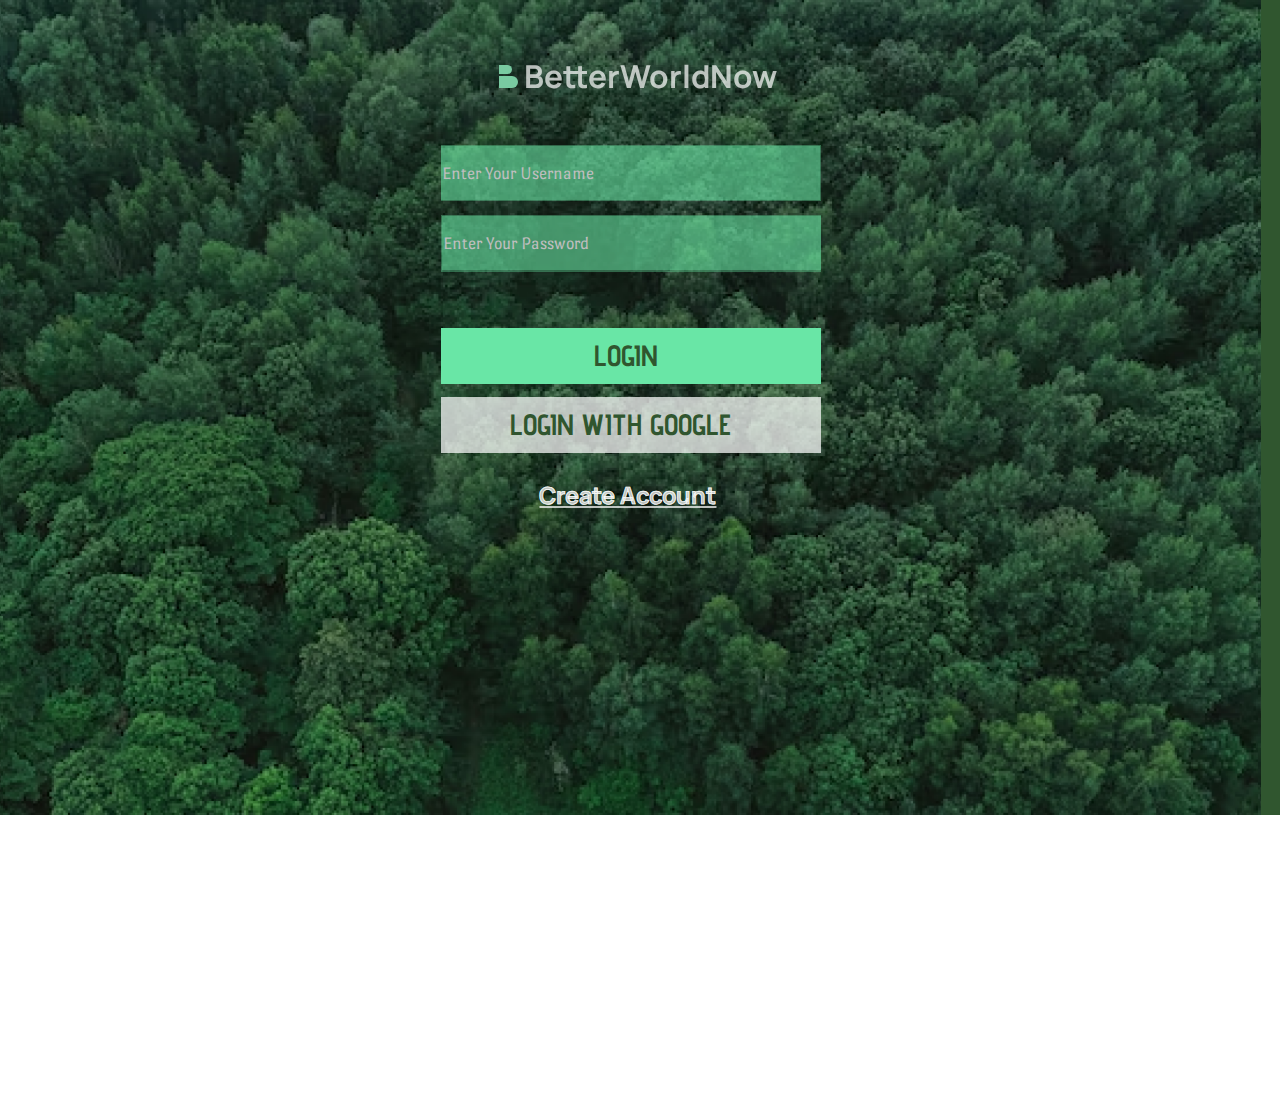
<file: MainSite/login.html>
<!DOCTYPE html>
<html>
  <head>
    <meta charset="utf-8" />
    <meta name="viewport" content="initial-scale=1, width=device-width" />
    <link rel="stylesheet" href="./global.css" />
    <link rel="stylesheet" href="./login.css" />
    <link
      rel="stylesheet"
      href="https://fonts.googleapis.com/css2?family=Port Lligat Sans:wght@400&display=swap"
    />
    <link
      rel="stylesheet"
      href="https://fonts.googleapis.com/css2?family=Advent Pro:wght@400;500;600;700&display=swap"
    />
    <link
      rel="stylesheet"
      href="https://fonts.googleapis.com/css2?family=Roboto:wght@500;700&display=swap"
    />
    <link
      rel="stylesheet"
      href="https://fonts.googleapis.com/css2?family=Manrope:wght@700;800&display=swap"
    />
  </head>
  <body>
    <div class="login">
      <img class="image-17-icon1" alt="" src="./public/image-17@2x.png" />
      <div class="login-child" id="rectangle"></div>
      <div class="login-item"></div>
      <b class="login1">LOGIN</b>
      <div class="login-inner"></div>
      <b class="login-with-google1" id="lOGINWITHGOOGLE">LOGIN WITH GOOGLE</b>
      <b class="betterworldnow11" id="betterWorldNowText">BetterWorldNow</b>
      <form>
      <div class="login-child1"></div>
      <input type="text" name="username" placeholder="Enter Your Username" class="usernamee-mail-id" id="username" required></br></br>
      <input type="password" name="password" placeholder="Enter Your Password" class="password1" id="password" required></br></br>
      </form>
      <b class="create-account" id="createAccountText">Create Account</b>
      <div class="logo-shape13">
        <div class="logo-shape-child23"></div>
        <div class="logo-shape-child24"></div>
      </div>
    </div>

    <script>
      var rectangle = document.getElementById("rectangle");
      if (rectangle) {
        rectangle.addEventListener("click", function (e) {
          window.location.href = "./welcome.html";
        });
      }
      
      var lOGINWITHGOOGLE = document.getElementById("lOGINWITHGOOGLE");
      if (lOGINWITHGOOGLE) {
        lOGINWITHGOOGLE.addEventListener("click", function (e) {
          window.location.href = "./google-sign-in.html";
        });
      }
      
      var betterWorldNowText = document.getElementById("betterWorldNowText");
      if (betterWorldNowText) {
        betterWorldNowText.addEventListener("click", function (e) {
          window.location.href = "/";
        });
      }
      
      var createAccountText = document.getElementById("createAccountText");
      if (createAccountText) {
        createAccountText.addEventListener("click", function (e) {
          window.location.href = "./sign-up.html";
        });
      }
      </script>
  </body>
</html>
</file>
<file: global.css>
body {
  margin: 0;
  line-height: normal;
}

:root {
  /* fonts */
  --font-manrope: Manrope;
  --font-advent-pro: "Advent Pro";

  /* Colors */
  --color-darkolivegreen: #30562f;
  --green: #79caa1;

  /* border radiuses */
  --br-xs: 12px;
}
</file>
<file: index.css>
body{
  zoom:73%;
}

.image-17-icon,
.solid-white-1-icon {
  position: absolute;
  top: 0;
  left: 0;
  width: 1728px;
  height: 1117px;
  object-fit: cover;
}
.solid-white-1-icon {
  width: 2048px;
  height: 2048px;
}
.login1 {
  position: absolute;
  top: 463px;
  left: 814px;
}
.solid-color-image-1-icon,
.tree-1-icon {
  position: absolute;
  top: 0;
  left: 0;
  width: 1983px;
  height: 1117px;
  object-fit: cover;
}
.tree-1-icon {
  top: 66px;
  left: 441px;
  width: 884px;
  height: 884px;
}
.betterworldnow {
  position: absolute;
  height: 3.4%;
  width: 37.09%;
  top: 7.97%;
  left: 33.97%;
  font-size: 80px;
  line-height: 33.64px;
  display: flex;
  font-family: var(--font-manrope);
  color: #0e2c0d;
  align-items: center;
  opacity: 0.7;
}
.logo-shape-child,
.logo-shape-item {
  position: absolute;
  height: 53.33%;
  width: 100%;
  top: 46.67%;
  right: 0;
  bottom: 0;
  left: 0;
  border-radius: 0 12.01px 12.01px 0;
  background-color: var(--green);
}
.logo-shape-item {
  height: 40%;
  width: 69.57%;
  top: 0;
  right: 30.43%;
  bottom: 60%;
}
.logo-shape {
  position: absolute;
  height: 4.86%;
  width: 3.47%;
  top: 7.61%;
  right: 67.59%;
  bottom: 87.53%;
  left: 28.94%;
}
.login {
  position: relative;
  background-color: var(--color-darkolivegreen);
  width: 100%;
  height: 1117px;
  overflow: hidden;
  text-align: left;
  font-size: 40px;
  color: var(--color-darkolivegreen);
  font-family: var(--font-advent-pro);
}
</file>
<file: MainSite/global.css>
body {
  margin: 0;
  line-height: normal;
  zoom: 73%;
}

:root {
  /* fonts */
  --font-roboto: Roboto;
  --font-advent-pro: "Advent Pro";
  --font-port-lligat-sans: "Port Lligat Sans";
  --font-manrope: Manrope;

  /* font sizes */
  --font-size-sm: 14px;
  --font-size-6xl: 25px;
  --font-size-lg: 18px;
  --font-size-13xl: 32px;
  --font-size-mid: 17px;
  --font-size-31xl: 50px;
  --font-size-24xl-3: 43.3px;
  --font-size-21xl: 40px;
  --font-size-149xl-5: 168.5px;
  --font-size-5xl: 24px;
  --font-size-11xl: 30px;
  --font-size-xl: 20px;
  --font-size-69xl: 88px;
  --font-size-45xl: 64px;

  /* Colors */
  --wei: #fff;
  --color-black: #000;
  --color-darkslategray-100: #333;
  --color-dark-green: #222f33;
  --green: #79caa1;
  --color-mediumseagreen: #1bc47d;
  --color-darkolivegreen: #30562f;
  --dark-blue: #0a2640;
  --bg: #0b1d26;
  --color-gray-100: #0d0202;
  --color-gray-200: rgba(255, 255, 255, 0.72);
  --color-gray-300: rgba(255, 255, 255, 0.67);
  --color-aquamarine-100: #69e6a6;
  --color-aquamarine-200: rgba(105, 230, 166, 0.37);
  --accent: #fbd784;
  --color-beige: #f5f4e0;
  --color-mediumspringgreen: #65f68e;
  --greys-light-grey: #646d70;

  /* Gaps */
  --gap-7xs-9: 5.9px;
  --gap-13xl: 32px;

  /* Paddings */
  --padding-4xs-2: 8.2px;
  --padding-base-2: 15.2px;

  /* border radiuses */
  --br-8xl: 27px;
  --br-xs: 12px;
  --br-xl: 20px;
  --br-11xl: 30px;

  /* Effects */
  --shadow: 0px 0px 100px rgba(0, 0, 0, 0.2);
}
</file>
<file: MainSite/blog.css>
body{
  zoom: 73%;
}


.background1 {
  position: absolute;
  top: 202.5px;
  left: -0.5px;
  background-color: var(--color-dark-green);
  border: 1px solid var(--color-dark-green);
  box-sizing: border-box;
  width: 1729px;
  height: 479px;
}
.background,
.background2,
.img-icon {
  position: absolute;
  left: 0;
  width: 1728px;
}
.background2 {
  top: 0;
  background-color: var(--wei);
  height: 223px;
}
.background {
  top: 600px;
  height: 681px;
}
.img-icon {
  top: 0;
  height: 1117px;
  object-fit: cover;
  opacity: 0.7;
  mix-blend-mode: normal;
}
.duurzame-tiny-huisje {
  position: relative;
  opacity: 0.8;
  mix-blend-mode: normal;
}
.een-ecologisch-tiny {
  position: relative;
  font-size: var(--font-size-31xl);
  font-family: var(--font-port-lligat-sans);
  display: inline-block;
  width: 487px;
}
.text {
  position: absolute;
  top: 342.55px;
  left: 172.8px;
  width: 760.32px;
  height: 340.68px;
  overflow: hidden;
  display: flex;
  flex-direction: column;
  align-items: flex-start;
  justify-content: flex-start;
  gap: 12px;
}
.header7,
.innovatie {
  position: absolute;
  left: 0;
}
.header7 {
  top: 0;
  width: 1728px;
  height: 1117px;
  font-size: 16px;
}
.innovatie {
  width: 18.43%;
  top: calc(50% - 84.5px);
  display: inline-block;
}
.alle-ecocabins-hebbe,
.wij-hebben-als {
  position: relative;
  display: inline-block;
  width: 380px;
  flex-shrink: 0;
  opacity: 0.7;
  mix-blend-mode: normal;
}
.wij-hebben-als {
  line-height: 26px;
}
.alle-ecocabins-hebbe {
  line-height: 24px;
}
.container {
  position: absolute;
  top: 46px;
  left: 0;
  display: flex;
  flex-direction: row;
  align-items: center;
  justify-content: flex-start;
  gap: 43px;
  font-size: var(--font-size-sm);
  font-family: var(--font-advent-pro);
}
.about-text {
  position: absolute;
  top: 1034px;
  left: 173px;
  width: 1387px;
  height: 169px;
  overflow: hidden;
  font-size: var(--font-size-11xl);
  font-family: var(--font-port-lligat-sans);
}
.background3 {
  position: absolute;
  top: 0;
  left: 0;
  background-color: var(--wei);
  width: 1728px;
  height: 532px;
}
.perhaps-the-most {
  margin-block-start: 0;
  margin-block-end: 20px;
}
.thanks-to-betterworldnow {
  margin: 0;
}
.de-draagconstructies {
  position: relative;
  letter-spacing: 1px;
  line-height: 22px;
  display: inline-block;
  width: 557px;
  opacity: 0.7;
  mix-blend-mode: normal;
}
.text-01 {
  position: absolute;
  top: 89px;
  left: 915.84px;
  overflow: hidden;
  display: flex;
  flex-direction: column;
  align-items: center;
  justify-content: flex-start;
}
.background4,
.usp {
  position: absolute;
  left: 0;
}
.usp {
  top: 1281px;
  width: 1728px;
  height: 532px;
  font-size: var(--font-size-sm);
  color: var(--greys-light-grey);
}
.background4 {
  top: 563px;
  background-color: var(--wei);
  width: 1064px;
  height: 399px;
}
.duurzame-materialen {
  position: relative;
}
.alle-ecocabins-hebbe1 {
  position: relative;
  font-size: var(--font-size-sm);
  line-height: 26px;
  display: inline-block;
  font-family: var(--font-advent-pro);
  color: var(--greys-light-grey);
  width: 400px;
}
.container1 {
  position: absolute;
  top: 0;
  left: 0;
  display: flex;
  flex-direction: column;
  align-items: flex-start;
  justify-content: flex-start;
  gap: 13px;
}
.intro {
  position: absolute;
  top: 625px;
  left: 173px;
  width: 691px;
  height: 275px;
  font-size: var(--font-size-11xl);
  color: var(--color-dark-green);
  font-family: var(--font-port-lligat-sans);
}
.logo-shape-child25,
.logo-shape-child26 {
  position: absolute;
  height: 53.33%;
  width: 100%;
  top: 46.67%;
  right: 0;
  bottom: 0;
  left: 0;
  border-radius: 0 12.01px 12.01px 0;
  background-color: var(--green);
}
.logo-shape-child26 {
  height: 40%;
  width: 69.57%;
  top: 0;
  right: 30.43%;
  bottom: 60%;
}
.logo-shape14 {
  position: absolute;
  height: 1.74%;
  width: 1.5%;
  top: 2.4%;
  right: 95.95%;
  bottom: 95.85%;
  left: 2.55%;
}
.blog-child {
  position: absolute;
  top: 66px;
  left: 1048px;
  border-radius: var(--br-8xl);
  width: 61px;
  height: 22px;
}
.betterworldnow12 {
  position: absolute;
  top: 0;
  left: 0;
  letter-spacing: 0.01em;
  text-transform: capitalize;
}
.logo9 {
  position: absolute;
  top: 11px;
  left: 38px;
  width: 215px;
  height: 34px;
  font-size: var(--font-size-13xl);
  font-family: var(--font-port-lligat-sans);
}
.making-a-better,
.more-on-the {
  position: absolute;
  left: 0;
  line-height: 32px;
}
.making-a-better {
  top: 70px;
  display: inline-block;
  width: 303px;
}
.more-on-the {
  top: 0;
  font-size: var(--font-size-5xl);
  color: var(--accent);
}
.about-betterworldnow {
  top: 56px;
}
.about-betterworldnow,
.contributors-writers,
.write-for-us {
  position: absolute;
  left: 0;
  line-height: 32px;
  font-weight: 500;
}
.contributors-writers {
  top: 104px;
}
.write-for-us {
  top: 152px;
}
.links {
  position: absolute;
  top: 4px;
  left: 826px;
  width: 165px;
}
.links,
.links1,
.links2 {
  height: 184px;
}
.links1,
.links2,
.logo-shape15 {
  position: absolute;
}
.links1 {
  top: 0;
  left: 1302px;
  width: 99px;
}
.links2 {
  top: 4px;
  left: 1067px;
  width: 159px;
}
.logo-shape15 {
  height: 17.64%;
  width: 1.85%;
  top: 6.38%;
  right: 98.15%;
  bottom: 75.98%;
  left: 0;
}
.footer {
  position: absolute;
  top: 1997px;
  left: 163px;
  width: 1401px;
  height: 188px;
  cursor: pointer;
}
.follow-me {
  position: absolute;
  top: 0;
  left: 24px;
  transform: rotate(90deg);
  transform-origin: 0 0;
}
.instagram-icon {
  top: 101px;
  left: 0;
  height: 24px;
  overflow: hidden;
}
.instagram-icon,
.social,
.twitter-icon {
  position: absolute;
  width: 24px;
}
.twitter-icon {
  top: 149px;
  left: 0;
  height: 24px;
  overflow: hidden;
}
.social {
  top: 359px;
  left: 80px;
  height: 173px;
}
.image-13-icon,
.image-14-icon {
  position: absolute;
  top: 524px;
  left: 994px;
  width: 561.6px;
  height: 366px;
  object-fit: cover;
}
.image-14-icon {
  top: 1366px;
  left: 173px;
  width: 613.44px;
  height: 362px;
}
.about-us9,
.equipment25 {
  position: absolute;
  top: 2px;
}
.about-us9 {
  left: 868px;
  cursor: pointer;
}
.equipment25 {
  left: 738px;
}
.account9,
.equipment26 {
  position: absolute;
  cursor: pointer;
}
.equipment26 {
  top: 0;
  left: 608px;
}
.account9 {
  top: 2px;
  left: 1514px;
  font-size: var(--font-size-mid);
  display: inline-block;
  width: 78px;
}
.icons-general-cart9 {
  position: absolute;
  top: 0;
  left: 1484px;
  width: 24px;
  height: 24px;
}
.betterworldnow13 {
  position: absolute;
  top: -6px;
  left: 0;
  letter-spacing: 0.01em;
  text-transform: capitalize;
  display: inline-block;
  width: 456px;
}
.logo10 {
  position: absolute;
  top: 0;
  left: 0;
  width: 227px;
  height: 24px;
  overflow: hidden;
  cursor: pointer;
  font-size: var(--font-size-13xl);
  font-family: var(--font-port-lligat-sans);
}
.blog10,
.equipment27 {
  position: absolute;
  top: 2px;
  left: 983px;
}
.equipment27 {
  left: 738px;
  cursor: pointer;
}
.header8 {
  position: absolute;
  top: 64px;
  left: 80px;
  width: 1648px;
  height: 25px;
  overflow: hidden;
}
.blog9 {
  position: relative;
  background-color: #26353b;
  width: 100%;
  height: 2287px;
  overflow: hidden;
  text-align: left;
  font-size: var(--font-size-lg);
  color: var(--wei);
  font-family: var(--font-advent-pro);
}
</file>
<file: MainSite/contri.css>
*{
    margin: 0;
    padding: 0;
    font-family: 'Poppins', sans-serif;
    box-sizing: border-box;
}
html{
    scroll-behavior: smooth;
}
body{
    background: #004807;
    color:#fff;
}
#header{
    width: 100%;
    height: 100vh;
    /* background-image: url(./Images/background.png); */
    /* background-image: url(./Images/p1.jpeg); */
    background-image: url(./Images/bgFinalFinal.png);
    background-size: cover;
    background-position: center;
}
.container{
    padding: 10px 10%;
}


/* fff */
.text-img{
    display: flex;
    /* background: #ababab; */
    /* padding: 10px; */
    /* align-items: center;
    justify-content: space-between;
    flex-wrap: wrap; */
}
/*  */
.header-text{
    margin-top: 10%;
    font-size: 30px;
}
.header-text h1{
    color: #CADB2B;
    font-size: 60px;
    margin-top: 20px;
}
.header-text h2{
    color: #CADB2B;
    font-size: 31.5px;
    margin-top: 20px;
}
.header-text h1 span{
    color: #fff;
}


/* img slider ----------------------------------------------*/
.container1{
    margin-top: 5%;
    margin-left: 7%;
    border: #CADB2B;
    border-style: double;
    height: 35vmin;
    width: 55vmin;
    position: relative;
    overflow: hidden;
    border-radius: 10px;
}
#img1{
    /* display: none; */
    width: 100%;
    height: 100%;
    position: absolute;
}
#my-img{
    /* display: none; */
    width: 100%;
    height: 100%;
    position: absolute;
    clip-path: polygon(0 0 , 50% 0, 50% 100%, 0 100%);
}
#slider{
    /* display: none; */
    position: relative;
    -webkit-appearance: none;
    width: calc( 100% + 40px);
    height: 100%;
    margin-left: -20px;
    background-color: transparent;
    outline: none;
}
#slider::-webkit-slider-thumb{
    -webkit-appearance: none;
    height: 40px;
    width: 40px;
    background: url("Images/double-arrow-svgrepo-com.svg"),
    /* color: #CADB2B; */
    /* background: url("slider-icon.svg"), */
    rgba(255, 255, 255, 0);
    border: 3px solid #ffffff;
    border-radius: 50%;
    background-size: contain;
    cursor: pointer;
}
/* img slider fininsh */
/* -------------------------------------------------------------about */
#about{
    padding: 80px 0;
    background-color: #CEA5AD;
    color: #CADB2B;
}
.row{
    display: flex;
    justify-content: space-between;
    flex-wrap: wrap;
}
.about-col-1{
    flex-basis: 35%;
}
.about-col-1 img{
    width: 100%;
    border-radius: 15px;
}
.about-col-2{
    flex-basis: 60%;
}
.about-col-2 p{
    font-size: 20px;
}
.sub-title{
    font-size: 60px;
    font-weight: 600;
    color: #CADB2B;
}
.tab-titles{
    display: flex;
    margin: 20px 0 40px;
    color: #9B3850;
}
.tab-links{
    margin-right: 50px;
    font-size: 18px;
    font-weight: 500;
    cursor: pointer;
    position: relative;
}
.tab-links::after{
    content: '';
    width: 0;
    height: 3px;
    background: #9B3850;
    position: absolute;
    left: 0;
    bottom: -8px;
    transition: 0.5s;
}
.tab-links.active-link::after{
    width: 50%;
}
.tab-contents ul li{
    list-style: none;
    margin: 10px 0;
}
.tab-contents ul li span{
    color: #9B3850;
    font-size: 14px;
}
.tab-contents{
    display: none;
}
.tab-contents.active-tab{
    display: block;
}
/* ------------------------------------------------Services */
#services{
    padding: 50px 0;
    background-color: #70AABC;
}
.services-list{
    display: grid;
    grid-template-columns: repeat(auto-fit,minmax(250px,1fr));
    grid-gap: 40px;
    margin-top: 50px;
}
.services-list div{
    background: #262626;
    padding: 40px;
    font-size: 13px;
    font-weight: 300;
    border-radius:10px;
    transition: background 0.5s, transform 0.5s;
}
.services-list div i{
    font-size: 50px;
    margin-bottom: 30px;
}
.services-list div img{
    width: 60px;
    /* font-size: 50px; */
    margin-bottom: 30px;
}
.services-list div h2{
    font-size: 30px;
    font-weight: 500;
    margin-bottom: 15px;
}
.services-list div a{
    text-decoration: none;
    color: #fff;
    font-size: 12px;
    margin-top: 20px;
    display: inline-block;
}
.services-list div.c1:hover{
    background: #CADB2B;
    transform: translateY(-10px);
    /* transform: scale(110%); */
}
.services-list div.c2:hover{
    background: #44656f;
    transform: translateY(-10px);
    /* transform: scale(110%); */
}
.services-list div.c3:hover{
    background: #926EAE;
    transform: translateY(-10px);
    /* transform: scale(110%); */
}
/*  */
.services-list div .btn.btnG1{
    /* display: block; */
    margin: 15px auto;
    width: fit-content;
    border: 1px solid #8b9722;
    padding: 14px 50px;
    border-radius: 6px;
    text-decoration: none;
    color: #fff;
    transition: background 1s;
}
.services-list div .btn.btnG1:hover{
    background: #080808;
}
.services-list div .btn.btnG2{
    /* display: block; */
    margin: 15px auto;
    width: fit-content;
    border: 1px solid #70AABC;
    padding: 14px 50px;
    border-radius: 6px;
    text-decoration: none;
    color: #fff;
    transition: background 1s;
}
.services-list div .btn.btnG2:hover{
    background: #080808;
    border: 1px solid #080808;
}
.services-list div .btn.btnG3{
    /* display: block; */
    margin: 15px auto;
    width: fit-content;
    border: 1px solid #6e5085;
    padding: 14px 50px;
    border-radius: 6px;
    text-decoration: none;
    color: #fff;
    transition: background 1s;
}
.services-list div .btn.btnG3:hover{
    background: #080808;
}

/* portfolio/work--------------------------------------------------------- */
#portfolio{
    padding: 30px 0;
}
.work-list{
    display: grid;
    grid-template-columns: repeat(auto-fit,minmax(250px,1fr));
    grid-gap: 40px;
    margin-top: 50px;
}
.work{
    border-radius: 10px;
    position: relative;
    overflow: hidden;
}
.work img{
    width: 100%;
    border-radius: 10px;
    display: block ;
    transition: transform 0.5s;
}
.layer{
    width: 100%;
    height: 0;
    /* background: linear-gradient(rgba(0,0,0,0.6),#ff004f); */
    background: #CADB2B;
    border-radius: 10px;
    position: absolute;
    left: 0;
    bottom: 0;
    overflow: hidden;
    display: flex;
    align-items: center;
    justify-content: center;
    flex-direction: column;
    padding: 0 40px;
    text-align: center;
    font-size: 14px;
    transition: height 1s;
}
.layer.layer2{
    background: #70AABC;
}
.layer.layer3{
    background: #926EAE;
}
.layer h3{
    font-weight: 500;
    margin-bottom: 20px;
    color: #080808;
}
.layer a{
    margin-top: 20px;
    color: #fff;
    text-decoration: none;
    font-size: 18px;
    line-height: 60px;
    background: #080808;
    width: 60px;
    height: 60px;
    border-radius: 50%;
    text-align: center;
}
.work:hover img{
    transform: scale(1.1);
}
.work:hover .layer{
    height: 100%;
}
.btn{
    display: block;
    margin: 50px auto;
    width: fit-content;
    border: 1px solid #fff;
    padding: 14px 50px;
    border-radius: 6px;
    text-decoration: none;
    color: #fff;
    transition: background 1s;
}
.btn:hover{
    background: linear-gradient(to right, #926EAE, #70AABC,#CADB2B,#CEA5AD);
    /* background: #CADB2B; */
}
/* contact-------------------- */
#contact{
    padding-top: 50px;
}
.contact-left{
    flex-basis: 35%;
}
.contact-left a{
    text-decoration: none;
    color: #67d667;
}
.contact-left .sub-title{
    color: #67d667;
}
.contact-right{
    flex-basis: 60%;
}
.contact-left p{
    margin-top: 30px;
}
.contact-left p i{
    color: #CADB2B;
    margin-right: 15px;
    font-size: 25px;
}
.social-icons{
    margin-top: 30px;
}
.social-icons a{
    text-decoration: none;
    font-size: 30px;
    margin-right: 15px;
    color: #ababab;
    display: inline-block;
    transition: transform 0.5s;
}
.social-icons a:hover{
    color: #926EAE;
    transform: translateY(-5px);
}
a{
    color: rgb(110, 183, 255);
}
.btn.btn2{
    color: black;
    display: inline-block;

    background: #67d667;
    /* margin: 20px 0; */
}
.contact-right form{
    width: 100%;
}
form input, form textarea{
    width: 100%;
    border: 0;
    outline: none;
    background: #262626;
    padding: 15px;
    margin: 15px 0;
    color: #fff;
    font-size: 18px;
    border-radius: 6px;
}
form .btn2{
    padding: 14px 60px;
    font-size: 18px;
    margin-top: 20px;
    cursor: pointer;
}
.copyright{
    width: 100%;
    text-align: center;
    padding: 25px 0;
    background: #262626;
    font-weight: 300;
    margin-top: 20px;
}
.copyright i{
    color: #ff004f;
}
</file>
<file: MainSite/coupon.css>
body{
  zoom: 73%;
}


.image-21-icon {
  position: absolute;
  top: 0;
  left: 0;
  width: 1728px;
  height: 1117px;
  object-fit: cover;
}
.logo-shape-child19,
.logo-shape-child20 {
  position: absolute;
  height: 53.33%;
  width: 100%;
  top: 46.67%;
  right: 0;
  bottom: 0;
  left: 0;
  border-radius: 0 12.01px 12.01px 0;
  background-color: var(--green);
}
.logo-shape-child20 {
  height: 40%;
  width: 69.57%;
  top: 0;
  right: 30.43%;
  bottom: 60%;
}
.logo-shape11 {
  position: absolute;
  height: 2.97%;
  width: 1.5%;
  top: 5.28%;
  right: 95.95%;
  bottom: 91.75%;
  left: 2.55%;
}
.about-us8,
.coupon-child {
  position: absolute;
  cursor: pointer;
}
.coupon-child {
  top: 49px;
  left: 1540px;
  border-radius: var(--br-8xl);
  width: 156px;
  height: 56px;
}
.about-us8 {
  top: 2px;
  left: 868px;
}
.equipment22,
.equipment23 {
  position: absolute;
  top: 2px;
  left: 738px;
}
.equipment23 {
  top: 0;
  left: 608px;
  cursor: pointer;
}
.account8 {
  position: absolute;
  top: 2px;
  left: 1514px;
  font-size: var(--font-size-mid);
  display: inline-block;
  color: #878787;
  width: 78px;
}
.icons-general-cart8 {
  position: absolute;
  top: 0;
  left: 1484px;
  width: 24px;
  height: 24px;
}
.betterworldnow9 {
  position: absolute;
  top: -6px;
  left: 0;
  letter-spacing: 0.01em;
  text-transform: capitalize;
  display: inline-block;
  width: 456px;
}
.blog8,
.equipment24,
.logo8 {
  position: absolute;
  cursor: pointer;
}
.logo8 {
  top: 0;
  left: 0;
  width: 227px;
  height: 24px;
  overflow: hidden;
  font-size: var(--font-size-13xl);
  font-family: var(--font-port-lligat-sans);
}
.blog8 {
  top: 2px;
  left: 983px;
}
.equipment24 {
  top: 2px;
  left: 738px;
}
.header6 {
  position: absolute;
  top: 64px;
  left: 80px;
  width: 1648px;
  height: 25px;
  overflow: hidden;
  mix-blend-mode: difference;
  font-size: var(--font-size-lg);
}
.image-29-icon {
  position: absolute;
  top: 186px;
  left: 459px;
  border-radius: var(--br-xl);
  width: 328px;
  height: 93px;
  object-fit: cover;
}
.free-plant-from {
  position: absolute;
  top: 279px;
  left: 481px;
  text-decoration: underline;
  font-weight: 600;
  color: var(--color-black);
  display: inline-block;
  width: 277px;
  height: 31px;
}
.image-32-icon {
  position: absolute;
  top: 390px;
  left: 1007px;
  border-radius: var(--br-xl);
  width: 328px;
  height: 93px;
  object-fit: cover;
}
.on-nurserylive1 {
  text-decoration: underline;
}
.on-nurserylive {
  color: inherit;
}
.free-plant-from-container,
.free-plant-from3,
.of-on-nurserylive-container {
  position: absolute;
  font-weight: 600;
  color: inherit;
  display: inline-block;
  height: 32px;
}
.of-on-nurserylive-container {
  top: 483px;
  left: 1033px;
  width: 226px;
}
.free-plant-from-container {
  top: 489px;
  left: 491px;
  width: 224px;
}
.free-plant-from3 {
  top: 703px;
  left: 488px;
  text-decoration: underline;
  width: 262px;
}
.image-30-icon {
  position: absolute;
  top: 186px;
  left: 990px;
  border-radius: var(--br-xl);
  width: 364px;
  height: 93px;
  object-fit: cover;
}
.discount-on-plants {
  position: absolute;
  top: 284px;
  left: 1009px;
  text-decoration: underline;
  font-weight: 600;
  color: var(--color-black);
  display: inline-block;
  width: 326px;
  height: 32px;
}
.image-31-icon,
.image-33-icon {
  position: absolute;
  top: 385px;
  left: 455px;
  border-radius: var(--br-xl);
  width: 329px;
  height: 97px;
  object-fit: cover;
}
.image-33-icon {
  top: 595px;
  height: 102px;
}
.coupon {
  position: relative;
  background-color: var(--color-darkolivegreen);
  width: 100%;
  height: 1117px;
  overflow: hidden;
  text-align: left;
  font-size: var(--font-size-13xl);
  color: var(--wei);
  font-family: var(--font-advent-pro);
}
</file>
<file: MainSite/desktop-12.css>
body{
  zoom: 73%;
}


.image-23-icon8 {
  position: absolute;
  top: 0;
  left: 0;
  width: 1728px;
  height: 1117px;
  object-fit: cover;
}
.desktop-12-child {
  position: absolute;
  top: 773.99px;
  left: 0;
  width: 416.61px;
  height: 156.01px;
}
.logo-shape-child10,
.logo-shape-child9 {
  position: absolute;
  left: 0;
  border-radius: 0 12.01px 12.01px 0;
  background-color: var(--green);
}
.logo-shape-child9 {
  height: 53.33%;
  width: 100%;
  top: 46.67%;
  right: 0;
  bottom: 0;
}
.logo-shape-child10 {
  height: 40%;
  width: 69.57%;
  top: 0;
  right: 30.43%;
  bottom: 60%;
}
.logo-shape6 {
  position: absolute;
  height: 3.56%;
  width: 1.5%;
  top: 4.92%;
  right: 95.95%;
  bottom: 91.51%;
  left: 2.55%;
}
.desktop-12-item {
  position: absolute;
  top: 66px;
  left: 682px;
  border-radius: var(--br-8xl);
  width: 83px;
  height: 22px;
}
.about-us3,
.equipment9 {
  position: absolute;
  top: 2px;
}
.about-us3 {
  left: 868px;
  cursor: pointer;
}
.equipment9 {
  left: 738px;
}
.account3,
.equipment10 {
  position: absolute;
}
.equipment10 {
  top: 0;
  left: 608px;
}
.account3 {
  top: 2px;
  left: 1514px;
  font-size: var(--font-size-mid);
  display: inline-block;
  width: 78px;
  cursor: pointer;
}
.icons-general-cart3 {
  position: absolute;
  top: 0;
  left: 1484px;
  width: 24px;
  height: 24px;
}
.betterworldnow4 {
  position: absolute;
  top: -6px;
  left: 0;
  letter-spacing: 0.01em;
  text-transform: capitalize;
  display: inline-block;
  width: 456px;
}
.blog3,
.equipment11,
.logo3 {
  position: absolute;
  cursor: pointer;
}
.logo3 {
  top: 0;
  left: 0;
  width: 227px;
  height: 24px;
  overflow: hidden;
  font-size: var(--font-size-13xl);
  font-family: var(--font-port-lligat-sans);
}
.blog3 {
  top: 2px;
  left: 983px;
}
.equipment11 {
  top: 2px;
  left: 738px;
}
.header3 {
  position: absolute;
  top: 64px;
  left: 80px;
  width: 1648px;
  height: 25px;
  overflow: hidden;
  text-align: left;
  font-size: var(--font-size-lg);
}
.image-25-icon2,
.image-26-icon {
  position: absolute;
  top: 178px;
  left: 955px;
  width: 308px;
  height: 231px;
  object-fit: cover;
  cursor: pointer;
}
.image-26-icon {
  left: 464px;
}
.book-open-alt-light-icon {
  position: absolute;
  top: 260px;
  left: 500px;
  width: 50px;
  height: 50px;
}
.learn-facts,
.take-a-quiz {
  position: absolute;
  top: 319px;
  line-height: 85.6%;
  font-weight: 600;
  display: inline-block;
  width: 229px;
  height: 53px;
}
.take-a-quiz {
  left: 503px;
  text-align: left;
}
.learn-facts {
  left: 994px;
}
.image-27-icon {
  position: absolute;
  top: 484px;
  left: 955px;
  width: 308px;
  height: 231px;
  object-fit: cover;
  cursor: pointer;
}
.order-light-icon,
.read-article {
  position: absolute;
  top: 565px;
  left: 985px;
  width: 50px;
  height: 50px;
}
.read-article {
  top: 623px;
  left: 973px;
  text-decoration: underline;
  line-height: 85.6%;
  font-weight: 600;
  color: inherit;
  display: inline-block;
  width: 269px;
  height: 53px;
}
.image-28-icon {
  position: absolute;
  top: 484px;
  left: 464px;
  width: 308px;
  height: 231px;
  object-fit: cover;
}
.watch-video {
  position: absolute;
  top: 623px;
  left: 483px;
  text-decoration: underline;
  line-height: 85.6%;
  font-weight: 600;
  color: inherit;
  display: inline-block;
  width: 269px;
  height: 53px;
}
.search-light-icon,
.video-light-icon {
  position: absolute;
  top: 250px;
  left: 995px;
  width: 50px;
  height: 50px;
}
.video-light-icon {
  top: 565px;
  left: 483px;
}
.desktop-12 {
  position: relative;
  background-color: var(--wei);
  width: 100%;
  height: 930px;
  overflow: hidden;
  text-align: center;
  font-size: var(--font-size-31xl);
  color: var(--wei);
  font-family: var(--font-advent-pro);
}
</file>
<file: MainSite/fact1.css>
body{
  zoom: 73%;
}


.image-23-icon1 {
  position: absolute;
  top: 0;
  left: 0;
  width: 1728px;
  height: 1117px;
  object-fit: cover;
}
.fact1-child,
.fact1-item {
  position: absolute;
  top: 773.99px;
  left: 0;
  width: 416.61px;
  height: 343.01px;
}
.fact1-item {
  top: 356px;
  left: 70px;
  background-color: var(--color-mediumseagreen);
  width: 1577px;
  height: 393px;
}
.line1 {
  position: absolute;
  width: calc(100% - 0.06px);
  top: calc(50% + 1px);
  right: 0.06px;
  left: 0;
  background: linear-gradient(
    90deg,
    rgba(223, 223, 223, 0) 90.23%,
    #1bc47d 90.24%,
    #00d2f5 93.54%,
    #79caa1 98.23%
  );
  height: 3px;
}
.state-inner {
  position: absolute;
  top: calc(50% - 11.99px);
  left: calc(50% - 12.02px);
  width: 23.99px;
  height: 23.99px;
}
.div2 {
  position: absolute;
  top: 4.68px;
  left: 43.88px;
  line-height: 104%;
  font-weight: 500;
  display: inline-block;
  width: 8.19px;
  height: 14.63px;
}
.state2 {
  align-self: stretch;
  position: relative;
  height: 23.99px;
  flex-shrink: 0;
}
.step4 {
  flex: 1;
  display: flex;
  flex-direction: column;
  align-items: flex-start;
  justify-content: flex-start;
}
.line-icon1 {
  position: absolute;
  width: calc(100% - 37.5px);
  top: calc(50% - 2px);
  right: 37.5px;
  left: 0;
  max-width: 100%;
  overflow: hidden;
  height: 3px;
}
.div3 {
  position: absolute;
  top: 4.1px;
  left: 43.88px;
  line-height: 104%;
  font-weight: 500;
  display: inline-block;
  width: 8.19px;
  height: 14.63px;
}
.state3 {
  align-self: stretch;
  position: relative;
  width: 96px;
  flex-shrink: 0;
  color: var(--color-black);
}
.step5 {
  flex: 1;
}
.stepper1 {
  position: absolute;
  top: 176px;
  left: 787px;
  width: 480px;
  display: flex;
  flex-direction: row;
  align-items: flex-start;
  justify-content: flex-start;
  font-size: 14.04px;
  color: var(--color-darkslategray-100);
  font-family: var(--font-roboto);
}
.climate-change-could {
  margin: 0;
}
.climate-change-could-container {
  position: absolute;
  top: 405px;
  left: 138px;
  font-size: var(--font-size-31xl);
  line-height: 140%;
  font-family: var(--font-port-lligat-sans);
  text-align: center;
  display: inline-block;
  width: 1441px;
  height: 78px;
}
.logo-shape-child3,
.logo-shape-child4 {
  position: absolute;
  height: 53.33%;
  width: 100%;
  top: 46.67%;
  right: 0;
  bottom: 0;
  left: 0;
  border-radius: 0 12.01px 12.01px 0;
  background-color: var(--green);
}
.logo-shape-child4 {
  height: 40%;
  width: 69.57%;
  top: 0;
  right: 30.43%;
  bottom: 60%;
}
.logo-shape3 {
  position: absolute;
  height: 3.56%;
  width: 1.5%;
  top: 4.92%;
  right: 95.95%;
  bottom: 91.51%;
  left: 2.55%;
}
.fact1-inner {
  position: absolute;
  top: 66px;
  left: 682px;
  border-radius: var(--br-8xl);
  width: 83px;
  height: 22px;
}
.about-us2,
.equipment6 {
  position: absolute;
  top: 2px;
}
.about-us2 {
  left: 868px;
  cursor: pointer;
}
.equipment6 {
  left: 738px;
}
.account2,
.equipment7 {
  position: absolute;
}
.equipment7 {
  top: 0;
  left: 608px;
}
.account2 {
  top: 2px;
  left: 1514px;
  font-size: var(--font-size-mid);
  display: inline-block;
  width: 78px;
  cursor: pointer;
}
.icons-general-cart2 {
  position: absolute;
  top: 0;
  left: 1484px;
  width: 24px;
  height: 24px;
}
.betterworldnow3 {
  position: absolute;
  top: -6px;
  left: 0;
  letter-spacing: 0.01em;
  text-transform: capitalize;
  display: inline-block;
  width: 456px;
}
.blog2,
.equipment8,
.logo2 {
  position: absolute;
  cursor: pointer;
}
.logo2 {
  top: 0;
  left: 0;
  width: 227px;
  height: 24px;
  overflow: hidden;
  font-size: var(--font-size-13xl);
  font-family: var(--font-port-lligat-sans);
}
.blog2 {
  top: 2px;
  left: 983px;
}
.equipment8 {
  top: 2px;
  left: 738px;
}
.header2 {
  position: absolute;
  top: 64px;
  left: 80px;
  width: 1648px;
  height: 25px;
  overflow: hidden;
  font-size: var(--font-size-lg);
}
.next1 {
  position: relative;
  font-weight: 500;
  display: inline-block;
  width: 51px;
  flex-shrink: 0;
}
.button-start-solving-inner {
  position: relative;
  width: 15px;
  height: 17.32px;
  flex-shrink: 0;
}
.button-start-solving2 {
  position: absolute;
  top: 835px;
  left: 1210px;
  background: linear-gradient(95.34deg, #1bc47d, #1bc47d);
  box-shadow: 0 5.850289344787598px 23.4px -7.02px #4fe9a4;
  width: 191px;
  height: 77px;
  display: flex;
  flex-direction: row;
  padding: 8.190404891967773px 15.210752487182617px;
  box-sizing: border-box;
  align-items: center;
  justify-content: center;
  gap: 5.85px;
  cursor: pointer;
}
.go-back,
.polygon-icon {
  position: relative;
  flex-shrink: 0;
}
.polygon-icon {
  width: 15px;
  height: 14.72px;
}
.go-back {
  font-weight: 500;
  display: inline-block;
  width: 108px;
}
.button-start-solving3 {
  position: absolute;
  top: 835px;
  left: 270px;
  background: linear-gradient(95.34deg, #1bc47d, #1bc47d);
  box-shadow: 0 5.850289344787598px 23.4px -7.02px #d1d1d1;
  width: 220px;
  height: 77px;
  display: flex;
  flex-direction: row;
  padding: 8.190404891967773px 15.210752487182617px;
  box-sizing: border-box;
  align-items: center;
  justify-content: center;
  gap: 5.85px;
  cursor: pointer;
}
.fact1 {
  position: relative;
  background-color: var(--wei);
  width: 100%;
  height: 1117px;
  overflow: hidden;
  text-align: left;
  font-size: var(--font-size-6xl);
  color: var(--wei);
  font-family: var(--font-advent-pro);
}
</file>
<file: MainSite/fact2.css>
body{
    zoom: 73%;
  }
  
  
  .image-23-icon {
    position: absolute;
    top: 0;
    left: 0;
    width: 1728px;
    height: 1117px;
    object-fit: cover;
  }
  .fact2-child,
  .fact2-item {
    position: absolute;
    top: 773.99px;
    left: 0;
    width: 416.61px;
    height: 343.01px;
  }
  .fact2-item {
    top: 356px;
    left: 70px;
    background-color: var(--color-mediumseagreen);
    width: 1577px;
    height: 424px;
  }
  .our-oceans-are {
    margin: 0;
  }
  .our-oceans-are-container {
    position: absolute;
    top: 385px;
    left: 138px;
    font-size: var(--font-size-31xl);
    line-height: 140%;
    font-family: var(--font-port-lligat-sans);
    text-align: center;
    display: inline-block;
    width: 1441px;
    height: 353px;
  }
  .logo-shape-child,
  .logo-shape-item {
    position: absolute;
    height: 53.33%;
    width: 100%;
    top: 46.67%;
    right: 0;
    bottom: 0;
    left: 0;
    border-radius: 0 12.01px 12.01px 0;
    background-color: var(--green);
  }
  .logo-shape-item {
    height: 40%;
    width: 69.57%;
    top: 0;
    right: 30.43%;
    bottom: 60%;
  }
  .logo-shape {
    position: absolute;
    height: 3.56%;
    width: 1.5%;
    top: 4.92%;
    right: 95.95%;
    bottom: 91.51%;
    left: 2.55%;
  }
  .fact2-inner {
    position: absolute;
    top: 66px;
    left: 682px;
    border-radius: var(--br-8xl);
    width: 83px;
    height: 22px;
  }
  .about-us,
  .equipment {
    position: absolute;
    top: 2px;
  }
  .about-us {
    left: 868px;
    cursor: pointer;
  }
  .equipment {
    left: 738px;
  }
  .account,
  .equipment1 {
    position: absolute;
  }
  .equipment1 {
    top: 0;
    left: 608px;
  }
  .account {
    top: 2px;
    left: 1514px;
    font-size: var(--font-size-mid);
    display: inline-block;
    width: 78px;
    cursor: pointer;
  }
  .icons-general-cart {
    position: absolute;
    top: 0;
    left: 1484px;
    width: 24px;
    height: 24px;
  }
  .betterworldnow {
    position: absolute;
    top: -6px;
    left: 0;
    letter-spacing: 0.01em;
    text-transform: capitalize;
    display: inline-block;
    width: 456px;
  }
  .blog,
  .equipment2,
  .logo {
    position: absolute;
    cursor: pointer;
  }
  .logo {
    top: 0;
    left: 0;
    width: 227px;
    height: 24px;
    overflow: hidden;
    font-size: var(--font-size-13xl);
    font-family: var(--font-port-lligat-sans);
  }
  .blog {
    top: 2px;
    left: 983px;
  }
  .equipment2 {
    top: 2px;
    left: 738px;
  }
  .header {
    position: absolute;
    top: 64px;
    left: 80px;
    width: 1648px;
    height: 25px;
    overflow: hidden;
    font-size: var(--font-size-lg);
  }
  .next {
    position: relative;
    font-weight: 500;
    display: inline-block;
    width: 51px;
    flex-shrink: 0;
  }
  .button-start-solving-child {
    position: relative;
    width: 15px;
    height: 17.32px;
    flex-shrink: 0;
  }
  .button-start-solving {
    position: absolute;
    top: 835px;
    left: 1210px;
    background: linear-gradient(95.34deg, #8ab1a1, #7aa391);
    box-shadow: 0 5.850289344787598px 23.4px -7.02px #8ab1a1;
    width: 191px;
    height: 77px;
    display: flex;
    flex-direction: row;
    padding: 8.190404891967773px 15.210752487182617px;
    box-sizing: border-box;
    align-items: center;
    justify-content: center;
    gap: 5.85px;
  }
  .button-start-solving-item {
    position: relative;
    width: 15px;
    height: 14.72px;
    flex-shrink: 0;
  }
  .previous {
    position: relative;
    font-weight: 500;
    display: inline-block;
    width: 108px;
    flex-shrink: 0;
  }
  .button-start-solving1 {
    position: absolute;
    top: 835px;
    left: 270px;
    background: linear-gradient(95.34deg, #1bc47d, #1bc47d);
    box-shadow: 0 5.850289344787598px 23.4px -7.02px #d1d1d1;
    width: 220px;
    height: 77px;
    display: flex;
    flex-direction: row;
    padding: 8.190404891967773px 15.210752487182617px;
    box-sizing: border-box;
    align-items: center;
    justify-content: center;
    gap: 5.85px;
    cursor: pointer;
  }
  .line {
    position: absolute;
    width: calc(100% - 0.06px);
    top: calc(50% + 1px);
    right: 0.06px;
    left: 0;
    background: linear-gradient(
      90deg,
      rgba(223, 223, 223, 0) 90.23%,
      #1bc47d 90.24%,
      #00d2f5 93.54%,
      #79caa1 98.23%
    );
    height: 3px;
  }
  .state-child {
    position: absolute;
    top: calc(50% - 11.99px);
    left: calc(50% - 12.02px);
    width: 23.99px;
    height: 23.99px;
  }
  .div {
    position: absolute;
    top: 4.68px;
    left: 43.88px;
    line-height: 104%;
    font-weight: 500;
    display: inline-block;
    width: 8.19px;
    height: 14.63px;
  }
  .state {
    align-self: stretch;
    position: relative;
    height: 23.99px;
    flex-shrink: 0;
  }
  .step {
    flex: 1;
    display: flex;
    flex-direction: column;
    align-items: flex-start;
    justify-content: flex-start;
  }
  .line-icon {
    position: absolute;
    width: calc(100% - 37.5px);
    top: calc(50% - 2px);
    right: 37.5px;
    left: 0;
    max-width: 100%;
    overflow: hidden;
    height: 3px;
  }
  .div1 {
    position: absolute;
    top: 4.1px;
    left: 43.88px;
    line-height: 104%;
    font-weight: 500;
  }
  .state1 {
    align-self: stretch;
    position: relative;
    width: 96px;
    flex-shrink: 0;
    color: var(--color-black);
  }
  .step1 {
    flex: 1;
  }
  .stepper {
    position: absolute;
    top: 176px;
    left: 787px;
    width: 480px;
    display: flex;
    flex-direction: row;
    align-items: flex-start;
    justify-content: flex-start;
    font-size: 14.04px;
    color: var(--color-darkslategray-100);
    font-family: var(--font-roboto);
  }
  .fact2 {
    position: relative;
    background-color: var(--wei);
    width: 100%;
    height: 1117px;
    overflow: hidden;
    text-align: left;
    font-size: var(--font-size-6xl);
    color: var(--wei);
    font-family: var(--font-advent-pro);
  }
</file>
<file: MainSite/google-sign-in.css>
.image-11-icon,
.image-20-icon {
  position: absolute;
  object-fit: cover;
}
.image-20-icon {
  top: 0;
  left: 0;
  width: 1728px;
  height: 1117px;
}
.image-11-icon {
  top: 103px;
  left: 593px;
  border-radius: 78px;
  width: 542px;
  height: 601px;
  cursor: pointer;
}
.google-signin {
  position: relative;
  background-color: var(--wei);
  width: 100%;
  height: 1117px;
  overflow: hidden;
}
</file>
<file: MainSite/home-after-login.css>
.bg-hero3,
.hg-icon2 {
  position: absolute;
  top: 0;
  left: 0;
  width: 1728px;
}
.hg-icon2 {
  height: 1513px;
  object-fit: cover;
}
.bg-hero3 {
  background: linear-gradient(-29.76deg, rgba(11, 29, 38, 0), #0b1d26);
  height: 1118px;
}
.logo-shape-child39,
.logo-shape-child40 {
  position: absolute;
  height: 53.33%;
  width: 100%;
  top: 46.67%;
  right: 0;
  bottom: 0;
  left: 0;
  border-radius: 0 12.01px 12.01px 0;
  background-color: var(--green);
}
.logo-shape-child40 {
  height: 40%;
  width: 69.57%;
  top: 0;
  right: 30.43%;
  bottom: 60%;
}
.logo-shape21 {
  position: absolute;
  height: 0.69%;
  width: 1.5%;
  top: 1.24%;
  right: 95.95%;
  bottom: 98.07%;
  left: 2.55%;
}
.empowering-change-makers2 {
  position: absolute;
  top: 0;
  left: 104px;
  letter-spacing: 6px;
  text-transform: uppercase;
}
.group-child1 {
  position: absolute;
  top: 10px;
  left: 0;
  background-color: var(--accent);
  width: 72px;
  height: 2px;
}
.empowering-change-makers-container {
  position: relative;
  width: 469px;
  height: 22px;
  flex-shrink: 0;
  color: var(--accent);
}
.making-a-better4 {
  position: relative;
  font-size: var(--font-size-69xl);
  line-height: 100px;
  text-transform: capitalize;
  font-family: var(--font-port-lligat-sans);
  display: inline-block;
  width: 950px;
}
.equipment39 {
  position: absolute;
  top: 0;
  left: 0;
}
.equipment-frame {
  position: relative;
  width: 897px;
  height: 29px;
  flex-shrink: 0;
  font-size: var(--font-size-5xl);
}
.content8 {
  position: absolute;
  top: 287px;
  left: 452px;
  overflow: hidden;
  display: flex;
  flex-direction: column;
  align-items: flex-start;
  justify-content: flex-start;
  gap: var(--gap-13xl);
}
.mg-icon2 {
  top: 464px;
  width: 1728px;
  height: 1422px;
  object-fit: cover;
  transition: transform 0.2s ease-out;
}
.mg-icon2:hover {
  transform: translate(5px, 5px); 
}

.bg-content2,
.mg-icon2,
.vg-icon2 {
  position: absolute;
  left: 0;
}
.vg-icon2 {
  top: 768px;
  width: 1728px;
  height: 926px;
  object-fit: cover;
  transition: transform 0.2s ease-out;
}
.vg-icon2:hover {
  transform: translate(-5px, 5px); 
}

.bg-content2 {
  top: 1200px;
  background: linear-gradient(180deg, rgba(11, 29, 38, 0), #0b1d26 72.28%);
  width: 1920px;
  height: 700px;
}
.follow-us2 {
  position: absolute;
  top: 0;
  left: 24px;
  transform: rotate(90deg);
  transform-origin: 0 0;
}
.instagram-icon3 {
  top: 101px;
  left: 0;
  height: 24px;
  overflow: hidden;
}
.instagram-icon3,
.social3,
.twitter-icon3 {
  position: absolute;
  width: 24px;
}
.twitter-icon3 {
  top: 149px;
  left: 0;
  height: 24px;
  overflow: hidden;
}
.social3 {
  top: 359px;
  left: 80px;
  height: 173px;
}
.at-betterworldnow-we1 {
  margin: 0;
}
.at-betterworldnow-we-container1 {
  position: absolute;
  top: 201px;
  left: -3px;
  line-height: 32px;
  display: inline-block;
  width: 782px;
  height: 227px;
}
.equipment40 {
  position: absolute;
  top: 0;
  left: 0;
  display: inline-block;
  width: 100.22px;
  height: 22.87px;
}
.iconnavigationarrow-downward3,
.more3 {
  position: absolute;
  top: 6px;
  left: 100px;
  width: 29.7px;
  height: 16.63px;
}
.more3 {
  top: 530px;
  left: 5px;
  width: 129.7px;
  height: 22.87px;
  cursor: pointer;
  font-size: var(--font-size-xl);
  color: var(--accent);
}
.content9 {
  position: absolute;
  top: 1231px;
  left: 164px;
  width: 1462px;
  height: 720px;
  font-size: var(--font-size-21xl);
}
.unite-for-change1 {
  position: absolute;
  top: 0;
  left: 94px;
  letter-spacing: 6px;
  text-transform: uppercase;
}
.line12 {
  position: absolute;
  top: 12px;
  left: 0;
  background-color: var(--accent);
  width: 72px;
  height: 2px;
}
.tagline6 {
  position: absolute;
  top: 14px;
  left: 483px;
  width: 338px;
  height: 24px;
  font-size: var(--font-size-xl);
  color: var(--accent);
}
.community-of-changemakers1 {
  position: absolute;
  top: 70px;
  left: 165px;
  font-family: var(--font-port-lligat-sans);
  text-align: center;
  display: inline-block;
  width: 940px;
}
.community-is-essential1 {
  position: absolute;
  top: 357px;
  left: 1011px;
  font-size: var(--font-size-11xl);
  line-height: 32px;
  display: inline-block;
  text-align: right;
  width: 451px;
  height: 348px;
}
.image-3-icon1 {
  position: absolute;
  top: 176px;
  left: 0;
  width: 851px;
  height: 543px;
  object-fit: cover;
}
.join-us-in2 {
  position: absolute;
  top: 176px;
  left: 941px;
  font-family: var(--font-port-lligat-sans);
  display: inline-block;
  width: 541px;
  height: 162px;
}
.content10 {
  position: absolute;
  top: 2075px;
  left: 133px;
  width: 1462px;
  height: 720px;
  font-size: var(--font-size-45xl);
}
.betterworldnow18 {
  position: absolute;
  top: 0;
  left: 0;
  letter-spacing: 0.01em;
  text-transform: capitalize;
}
.logo15 {
  position: absolute;
  top: 11px;
  left: 38px;
  width: 215px;
  height: 34px;
  font-size: var(--font-size-13xl);
  font-family: var(--font-port-lligat-sans);
}
.making-a-better5,
.more-on-the3 {
  position: absolute;
  left: 0;
  line-height: 32px;
}
.making-a-better5 {
  top: 70px;
  display: inline-block;
  width: 303px;
}
.more-on-the3 {
  top: 0;
  font-size: var(--font-size-5xl);
  color: var(--accent);
  cursor: pointer;
}
.about-betterworldnow3 {
  top: 56px;
}
.about-betterworldnow3,
.contributors-writers3,
.write-for-us3 {
  position: absolute;
  left: 0;
  line-height: 32px;
  font-weight: 500;
}
.contributors-writers3 {
  top: 104px;
}
.write-for-us3 {
  top: 152px;
}
.links9 {
  position: absolute;
  top: 4px;
  left: 826px;
  width: 165px;
  height: 184px;
}
.contact-us3,
.links10 {
  position: absolute;
  top: 0;
}
.contact-us3 {
  left: 0;
  font-size: var(--font-size-5xl);
  line-height: 32px;
  color: var(--accent);
}
.links10 {
  left: 1302px;
  width: 99px;
}
.links10,
.links11 {
  height: 184px;
}
.links11,
.logo-shape22 {
  position: absolute;
}
.links11 {
  top: 4px;
  left: 1067px;
  width: 159px;
}
.logo-shape22 {
  height: 16.97%;
  width: 1.85%;
  top: 6.86%;
  right: 98.15%;
  bottom: 76.17%;
  left: 0;
}
.footer3 {
  position: absolute;
  top: 4117px;
  left: 164px;
  width: 1401px;
  height: 188px;
  cursor: pointer;
}
.image-1-icon1 {
  position: absolute;
  top: 1231px;
  left: 1060px;
  width: 566px;
  height: 720px;
  object-fit: cover;
}
.doing-well-by1 {
  position: absolute;
  top: 131px;
  left: 119px;
  letter-spacing: 6px;
  text-transform: uppercase;
  display: inline-block;
  width: 429px;
  height: 26px;
}
.line13 {
  position: absolute;
  top: 142.78px;
  left: 0;
  background-color: var(--accent);
  width: 89.09px;
  height: 2.36px;
}
.understand-your-map1,
.whether-youre-reducing1 {
  position: absolute;
  left: 0;
  display: inline-block;
  color: var(--wei);
}
.understand-your-map1 {
  top: 189px;
  font-size: var(--font-size-45xl);
  font-family: var(--font-port-lligat-sans);
  width: 687px;
  height: 162px;
}
.whether-youre-reducing1 {
  top: 382px;
  font-size: var(--font-size-11xl);
  line-height: 32px;
  width: 742px;
  height: 227px;
}
.iconnavigationarrow-downward4 {
  position: absolute;
  top: 3.12px;
  left: 127.45px;
  width: 29.7px;
  height: 16.63px;
}
.image-16-icon1,
.more4 {
  position: absolute;
}
.more4 {
  top: 697px;
  left: 0;
  width: 157.14px;
  height: 22.87px;
}
.image-16-icon1 {
  top: 157px;
  left: 794px;
  width: 668px;
  height: 508px;
  object-fit: cover;
}
.content11 {
  position: absolute;
  top: 2919px;
  left: 132px;
  width: 1462px;
  height: 720px;
  font-size: var(--font-size-xl);
  color: var(--accent);
}
.about-us13 {
  position: absolute;
  top: 2px;
  left: 868px;
  cursor: pointer;
}
.equipment42 {
  position: absolute;
  top: 2px;
  left: 738px;
}
.account12,
.equipment43 {
  position: absolute;
  cursor: pointer;
}
.equipment43 {
  top: 0;
  left: 608px;
}
.account12 {
  top: 2px;
  left: 1514px;
  font-size: var(--font-size-mid);
  display: inline-block;
  width: 78px;
}
.icons-general-cart12 {
  position: absolute;
  top: 0;
  left: 1484px;
  width: 24px;
  height: 24px;
}
.betterworldnow19 {
  position: absolute;
  top: -6px;
  left: 0;
  letter-spacing: 0.01em;
  text-transform: capitalize;
  display: inline-block;
  width: 456px;
}
.blog13,
.equipment44,
.logo16 {
  position: absolute;
  cursor: pointer;
}
.logo16 {
  top: 0;
  left: 0;
  width: 227px;
  height: 24px;
  overflow: hidden;
  font-size: var(--font-size-13xl);
  font-family: var(--font-port-lligat-sans);
}
.blog13 {
  top: 2px;
  left: 983px;
}
.equipment44 {
  top: 2px;
  left: 738px;
}
.header11 {
  position: absolute;
  top: 64px;
  left: 80px;
  width: 1648px;
  height: 25px;
  overflow: hidden;
}
.about-us14 {
  position: absolute;
  top: 1231px;
  left: 165px;
  font-size: var(--font-size-69xl);
  line-height: 100px;
  text-transform: capitalize;
  font-family: var(--font-port-lligat-sans);
  display: inline-block;
  width: 950px;
}
.home-after-login {
  position: relative;
  background-color: var(--bg);
  box-shadow: var(--shadow);
  width: 100%;
  height: 4595px;
  overflow: hidden;
  text-align: left;
  font-size: var(--font-size-lg);
  color: var(--wei);
  font-family: var(--font-advent-pro);
}


.slide-in {
  animation: slide-in 1s ease forwards;
}
@keyframes slide-in {
  50% {
    transform: translateX(-100%);
  }
  100% {
    transform: translateX(0%);
  }
}
</file>
<file: MainSite/index1.css>
.doing-well-by {
  position: absolute;
  top: 131px;
  left: 119px;
  letter-spacing: 6px;
  text-transform: uppercase;
  display: inline-block;
  color: var(--accent);
  width: 429px;
  height: 26px;
}
.line8 {
  position: absolute;
  top: 142.78px;
  left: 0;
  background-color: var(--accent);
  width: 89.09px;
  height: 2.36px;
}
.understand-your-map {
  position: absolute;
  top: 189px;
  left: 0;
  font-size: var(--font-size-45xl);
  font-family: var(--font-port-lligat-sans);
  display: inline-block;
  width: 687px;
  height: 162px;
}
.whether-youre-reducing {
  position: absolute;
  top: 382px;
  left: 0;
  font-size: var(--font-size-11xl);
  line-height: 32px;
  display: inline-block;
  width: 742px;
  height: 227px;
}
.image-16-icon,
.more-icon {
  position: absolute;
}
.more-icon {
  top: 700.12px;
  left: 127.45px;
  width: 29.7px;
  height: 16.63px;
}
.image-16-icon {
  top: 157px;
  left: 794px;
  width: 668px;
  height: 508px;
  object-fit: cover;
}
.content1 {
  position: absolute;
  top: 3009px;
  left: 138px;
  width: 1462px;
  height: 720px;
  font-size: var(--font-size-xl);
}
.bg-hero1,
.hg-icon {
  position: absolute;
  top: 0;
  left: 0;
  width: 1728px;
  transition: transform 0.2s ease-out;
}
.hg-icon {
  height: 1513px;
  object-fit: cover;
}
.hg-icon:hover {
  transform: translate(-5px, -5px); 
}

.bg-hero1 {
  background: linear-gradient(-29.76deg, rgba(11, 29, 38, 0), #0b1d26);
  height: 1117px;
}
.logo-shape-child29,
.logo-shape-child30 {
  position: absolute;
  height: 53.33%;
  width: 100%;
  top: 46.67%;
  right: 0;
  bottom: 0;
  left: 0;
  border-radius: 0 12.01px 12.01px 0;
  background-color: var(--green);
}
.logo-shape-child30 {
  height: 40%;
  width: 69.57%;
  top: 0;
  right: 30.43%;
  bottom: 60%;
}
.logo-shape16 {
  position: absolute;
  height: 0.69%;
  width: 1.5%;
  top: 1.24%;
  right: 95.95%;
  bottom: 98.07%;
  left: 2.55%;
}
.empowering-change-makers1 {
  position: absolute;
  top: 0;
  left: 104px;
  letter-spacing: 6px;
  text-transform: uppercase;
}
.group-inner {
  position: absolute;
  top: 10px;
  left: 0;
  background-color: var(--accent);
  width: 72px;
  height: 2px;
}
.empowering-change-makers-group {
  position: relative;
  width: 469px;
  height: 22px;
  flex-shrink: 0;
  color: var(--accent);
}
.making-a-better1 {
  position: relative;
  font-size: var(--font-size-69xl);
  line-height: 100px;
  text-transform: capitalize;
  font-family: var(--font-port-lligat-sans);
  display: inline-block;
  width: 950px;
}
.equipment29 {
  position: absolute;
  top: 0;
  left: 0;
}
.equipment-container {
  position: relative;
  width: 897px;
  height: 29px;
  flex-shrink: 0;
  font-size: var(--font-size-5xl);
}
.content2 {
  position: absolute;
  top: 287px;
  left: 452px;
  overflow: hidden;
  display: flex;
  flex-direction: column;
  align-items: flex-start;
  justify-content: flex-start;
  gap: var(--gap-13xl);
}
.mg-icon {
  top: 464px;
  width: 1728px;
  height: 1422px;
  object-fit: cover;
  transition: transform 0.2s ease-out;
}
.mg-icon:hover {
  transform: translate(5px, 5px); 
}

.bg-content,
.mg-icon,
.vg-icon {
  position: absolute;
  left: 0;
}
.vg-icon {
  top: 768px;
  width: 1728px;
  height: 926px;
  object-fit: cover;
  transition: transform 0.2s ease-out;
}
.vg-icon:hover {
  transform: translate(-5px, 5px); 
}
.bg-content {
  top: 1200px;
  background: linear-gradient(180deg, rgba(11, 29, 38, 0), #0b1d26 72.28%);
  width: 1920px;
  height: 700px;
}
.follow-us {
  position: absolute;
  top: 0;
  left: 24px;
  transform: rotate(90deg);
  transform-origin: 0 0;
}
.instagram-icon1 {
  top: 101px;
  left: 0;
  height: 24px;
  overflow: hidden;
}
.instagram-icon1,
.social1,
.twitter-icon1 {
  position: absolute;
  width: 24px;
}
.twitter-icon1 {
  top: 149px;
  left: 0;
  height: 24px;
  overflow: hidden;
}
.social1 {
  top: 359px;
  left: 80px;
  height: 173px;
}
.at-betterworldnow-we {
  margin: 0;
}
.at-betterworldnow-we-container {
  position: absolute;
  top: 201px;
  left: -3px;
  line-height: 32px;
  display: inline-block;
  width: 782px;
  height: 227px;
}
.equipment30 {
  position: absolute;
  top: 0;
  left: 0;
  display: inline-block;
  width: 100.22px;
  height: 22.87px;
}
.iconnavigationarrow-downward {
  position: absolute;
  top: 6px;
  left: 100px;
  width: 29.7px;
  height: 16.63px;
}
.content3,
.more {
  position: absolute;
}
.more {
  top: 530px;
  left: 5px;
  width: 129.7px;
  height: 22.87px;
  cursor: pointer;
  font-size: var(--font-size-xl);
  color: var(--accent);
}
.content3 {
  top: 1237px;
  left: 138px;
  width: 1462px;
  height: 720px;
  font-size: var(--font-size-21xl);
}
.unite-for-change {
  position: absolute;
  top: 0;
  left: 94px;
  letter-spacing: 6px;
  text-transform: uppercase;
}
.line9 {
  position: absolute;
  top: 12px;
  left: 0;
  background-color: var(--accent);
  width: 72px;
  height: 2px;
}
.tagline3 {
  position: absolute;
  top: 14px;
  left: 483px;
  width: 338px;
  height: 24px;
  font-size: var(--font-size-xl);
  color: var(--accent);
}
.community-of-changemakers {
  position: absolute;
  top: 70px;
  left: 165px;
  font-family: var(--font-port-lligat-sans);
  text-align: center;
  display: inline-block;
  width: 940px;
}
.community-is-essential {
  position: absolute;
  top: 373px;
  left: 1011px;
  font-size: var(--font-size-11xl);
  line-height: 32px;
  display: inline-block;
  text-align: right;
  width: 451px;
  height: 348px;
}
.image-3-icon,
.join-us-in {
  position: absolute;
  top: 176px;
}
.join-us-in {
  left: 941px;
  font-family: var(--font-port-lligat-sans);
  display: inline-block;
  width: 541px;
  height: 162px;
}
.image-3-icon {
  left: 0;
  width: 851px;
  height: 543px;
  object-fit: cover;
}
.content4 {
  position: absolute;
  top: 2123px;
  left: 138px;
  width: 1462px;
  height: 720px;
  font-size: var(--font-size-45xl);
}
.betterworldnow14 {
  position: absolute;
  top: 0;
  left: 0;
  letter-spacing: 0.01em;
  text-transform: capitalize;
}
.logo11 {
  position: absolute;
  top: 11px;
  left: 38px;
  width: 215px;
  height: 34px;
  font-size: var(--font-size-13xl);
  font-family: var(--font-port-lligat-sans);
}
.making-a-better2,
.more-on-the1 {
  position: absolute;
  left: 0;
  line-height: 32px;
}
.making-a-better2 {
  top: 70px;
  display: inline-block;
  width: 303px;
}
.more-on-the1 {
  top: 0;
  font-size: var(--font-size-5xl);
  color: var(--accent);
}
.about-betterworldnow1 {
  top: 56px;
}
.about-betterworldnow1,
.contributors-writers1,
.write-for-us1 {
  position: absolute;
  left: 0;
  line-height: 32px;
  font-weight: 500;
}
.contributors-writers1 {
  top: 104px;
}
.write-for-us1 {
  top: 152px;
}
.links3,
.links4 {
  position: absolute;
}
.links3 {
  top: 4px;
  left: 826px;
  width: 165px;
  height: 184px;
  cursor: pointer;
}
.links4 {
  top: 0;
  left: 1302px;
  width: 99px;
}
.links4,
.links5 {
  height: 184px;
}
.links5,
.logo-shape17 {
  position: absolute;
}
.links5 {
  top: 4px;
  left: 1067px;
  width: 159px;
}
.logo-shape17 {
  height: 16.99%;
  width: 1.85%;
  top: 5.85%;
  right: 98.15%;
  bottom: 77.16%;
  left: 0;
}
.footer1 {
  position: absolute;
  top: 4104px;
  left: 175px;
  width: 1401px;
  height: 188px;
  cursor: pointer;
}
.image-1-icon {
  position: absolute;
  top: 1237px;
  left: 1034px;
  width: 566px;
  height: 720px;
  object-fit: cover;
}
.slide-in {
  animation: slide-in 1s ease forwards;
}
@keyframes slide-in {
  50% {
    transform: translateX(-100%);
  }
  100% {
    transform: translateX(0%);
  }
}

.about-us10,
.equipment31 {
  position: absolute;
  top: 2px;
  left: 868px;
}
.equipment31 {
  left: 738px;
}
.account10,
.equipment32 {
  position: absolute;
  cursor: pointer;
}
.equipment32 {
  top: 0;
  left: 608px;
}
.account10 {
  top: 2px;
  left: 1514px;
  font-size: var(--font-size-mid);
  display: inline-block;
  width: 78px;
}
.icons-general-cart10 {
  position: absolute;
  top: 0;
  left: 1484px;
  width: 24px;
  height: 24px;
}
.betterworldnow15 {
  position: absolute;
  top: -6px;
  left: 0;
  letter-spacing: 0.01em;
  text-transform: capitalize;
  display: inline-block;
  width: 456px;
}
.blog11,
.equipment33,
.logo12 {
  position: absolute;
  cursor: pointer;
}
.logo12 {
  top: 0;
  left: 0;
  width: 227px;
  height: 24px;
  overflow: hidden;
  font-size: var(--font-size-13xl);
  font-family: var(--font-port-lligat-sans);
}
.blog11 {
  top: 2px;
  left: 983px;
}
.equipment33 {
  top: 2px;
  left: 738px;
}
.header9 {
  position: absolute;
  top: 64px;
  left: 80px;
  width: 1648px;
  height: 25px;
  overflow: hidden;
}
.about-us11 {
  position: absolute;
  top: 1200px;
  left: 138px;
  font-size: var(--font-size-69xl);
  line-height: 100px;
  text-transform: capitalize;
  font-family: var(--font-port-lligat-sans);
  display: inline-block;
  width: 950px;
}
.home-wo-loginlanding-page {
  position: relative;
  background-color: var(--bg);
  box-shadow: var(--shadow);
  width: 100%;
  height: 4600px;
  overflow: hidden;
  text-align: left;
  font-size: var(--font-size-lg);
  color: var(--wei);
  font-family: var(--font-advent-pro);
}
</file>
<file: MainSite/leaderboard.css>
.bg-hero,
.image-22-icon {
  position: absolute;
  top: 0;
  left: 0;
  width: 1728px;
  height: 1117px;
}
.image-22-icon {
  object-fit: cover;
}
.bg-hero {
  background: linear-gradient(-29.76deg, rgba(11, 29, 38, 0), #0b1d26);
}
.leaderboard-child {
  position: absolute;
  top: 66px;
  left: 806px;
  border-radius: var(--br-8xl);
  width: 116px;
  height: 22px;
}
.logo-shape-child13,
.logo-shape-child14 {
  position: absolute;
  height: 53.33%;
  width: 100%;
  top: 46.67%;
  right: 0;
  bottom: 0;
  left: 0;
  border-radius: 0 12.01px 12.01px 0;
  background-color: var(--green);
}
.logo-shape-child14 {
  height: 40%;
  width: 69.57%;
  top: 0;
  right: 30.43%;
  bottom: 60%;
}
.logo-shape8 {
  position: absolute;
  height: 3.56%;
  width: 1.5%;
  top: 4.92%;
  right: 95.95%;
  bottom: 91.51%;
  left: 2.55%;
}
.lb3-1-icon {
  position: absolute;
  top: 254px;
  left: 284px;
  width: 1160px;
  height: 632px;
  object-fit: cover;
}
.check-your-ranking,
.leader-board {
  position: absolute;
  display: inline-block;
}
.leader-board {
  top: 154px;
  left: 389px;
  line-height: 100px;
  text-transform: capitalize;
  font-family: var(--font-port-lligat-sans);
  text-align: center;
  width: 950px;
}
.check-your-ranking {
  top: 0;
  left: 90px;
  letter-spacing: 6px;
  text-transform: uppercase;
  width: 283px;
  height: 26px;
}
.line7 {
  position: absolute;
  top: 11.78px;
  left: 0;
  background-color: var(--accent);
  width: 67.06px;
  height: 2.36px;
}
.tagline2 {
  position: absolute;
  top: 142px;
  left: 677px;
  width: 373px;
  height: 26px;
  font-size: var(--font-size-xl);
  color: var(--accent);
}
.about-us5,
.equipment15 {
  position: absolute;
  top: 2px;
}
.about-us5 {
  left: 868px;
  cursor: pointer;
}
.equipment15 {
  left: 738px;
}
.account5,
.equipment16 {
  position: absolute;
  cursor: pointer;
}
.equipment16 {
  top: 0;
  left: 608px;
}
.account5 {
  top: 2px;
  left: 1514px;
  font-size: var(--font-size-mid);
  display: inline-block;
  width: 78px;
}
.icons-general-cart5 {
  position: absolute;
  top: 0;
  left: 1484px;
  width: 24px;
  height: 24px;
}
.betterworldnow6 {
  position: absolute;
  top: -6px;
  left: 0;
  letter-spacing: 0.01em;
  text-transform: capitalize;
  display: inline-block;
  width: 456px;
}
.logo5 {
  top: 0;
  left: 0;
  width: 227px;
  height: 24px;
  overflow: hidden;
  cursor: pointer;
  font-size: var(--font-size-13xl);
  font-family: var(--font-port-lligat-sans);
}
.blog5,
.header5,
.logo5 {
  position: absolute;
}
.blog5 {
  top: 2px;
  left: 983px;
  cursor: pointer;
}
.header5 {
  top: 64px;
  left: 80px;
  width: 1648px;
  height: 25px;
  overflow: hidden;
  font-size: var(--font-size-lg);
}
.leaderboard {
  position: relative;
  background-color: var(--wei);
  width: 100%;
  height: 1117px;
  overflow: hidden;
  text-align: left;
  font-size: 70px;
  color: var(--wei);
  font-family: var(--font-advent-pro);
}
</file>
<file: MainSite/login.css>
.image-17-icon1 {
  position: absolute;
  top: 0;
  left: 0;
  width: 1728px;
  height: 1117px;
  object-fit: cover;
}
.login-child,
.login-item {
  position: absolute;
  left: 604px;
  width: 520px;
  height: 77px;
}
.login-child {
  top: 449px;
  background-color: var(--color-aquamarine-100);
  cursor: pointer;
}
.login-item {
  top: 198px;
  background-color: var(--color-aquamarine-200);
}
.login1 {
  position: absolute;
  top: 463px;
  left: 814px;
  font-size: var(--font-size-21xl);
  font-family: var(--font-advent-pro);
}
.login-inner {
  position: absolute;
  top: 544px;
  left: 604px;
  background-color: var(--color-gray-200);
  width: 520px;
  height: 77px;
}
.login-with-google1 {
  position: absolute;
  top: 558px;
  left: 699px;
  font-size: var(--font-size-21xl);
  display: inline-block;
  font-family: var(--font-advent-pro);
  width: 330px;
  height: 48px;
  cursor: pointer;
}
.betterworldnow11 {
  position: absolute;
  height: 3.76%;
  width: 20.14%;
  top: 7.43%;
  left: 40.97%;
  font-size: 43.25px;
  line-height: 33.64px;
  display: flex;
  color: var(--wei);
  align-items: center;
  opacity: 0.7;
  cursor: pointer;
}
.usernamee-mail-id {
  position: absolute;
  top: 200px;
  left: 604px;
  line-height: 72px;
  font-size: 25px;
  font-family: Port Lligat Sans;
  width:516px;
  color: #fff;
  background-color: var(--color-aquamarine-200);
  border: none;
}
.login-child1 {
  position: absolute;
  top: 295px;
  left: 604px;
  background-color: var(--color-aquamarine-200);
  width: 520px;
  height: 77px;
}
.create-account,
.password1 {
  position: absolute;
  line-height: 33.64px;
}
.password1 {
  top: 296px;
  left: 605px;
  line-height: 72px;
  font-size: 25px;
  font-family: Port Lligat Sans;
  width:516px;
  color: #fff;
  background-color: var(--color-aquamarine-200);
  border: none;
}

.usernamee-mail-id::placeholder, .password1::placeholder {
  color: rgb(190, 190, 190);
}

.create-account {
  top: 662px;
  left: 739px;
  text-decoration: underline;
  color: var(--color-gray-200);
  text-shadow: 0 4px 4px rgba(0, 0, 0, 0.25);
  -webkit-text-stroke: 1px rgba(255, 255, 255, 0.72);
  cursor: pointer;
}
.logo-shape-child23,
.logo-shape-child24 {
  position: absolute;
  height: 53.33%;
  width: 100%;
  top: 46.67%;
  right: 0;
  bottom: 0;
  left: 0;
  border-radius: 0 12.01px 12.01px 0;
  background-color: var(--green);
}
.logo-shape-child24 {
  height: 40%;
  width: 69.57%;
  top: 0;
  right: 30.43%;
  bottom: 60%;
}
.logo-shape13 {
  position: absolute;
  height: 2.86%;
  width: 1.5%;
  top: 7.97%;
  right: 59.55%;
  bottom: 89.18%;
  left: 38.95%;
}
.login {
  position: relative;
  background-color: var(--color-darkolivegreen);
  width: 100%;
  height: 1117px;
  overflow: hidden;
  text-align: left;
  font-size: var(--font-size-13xl);
  color: var(--color-darkolivegreen);
  font-family: var(--font-manrope);
}
</file>
